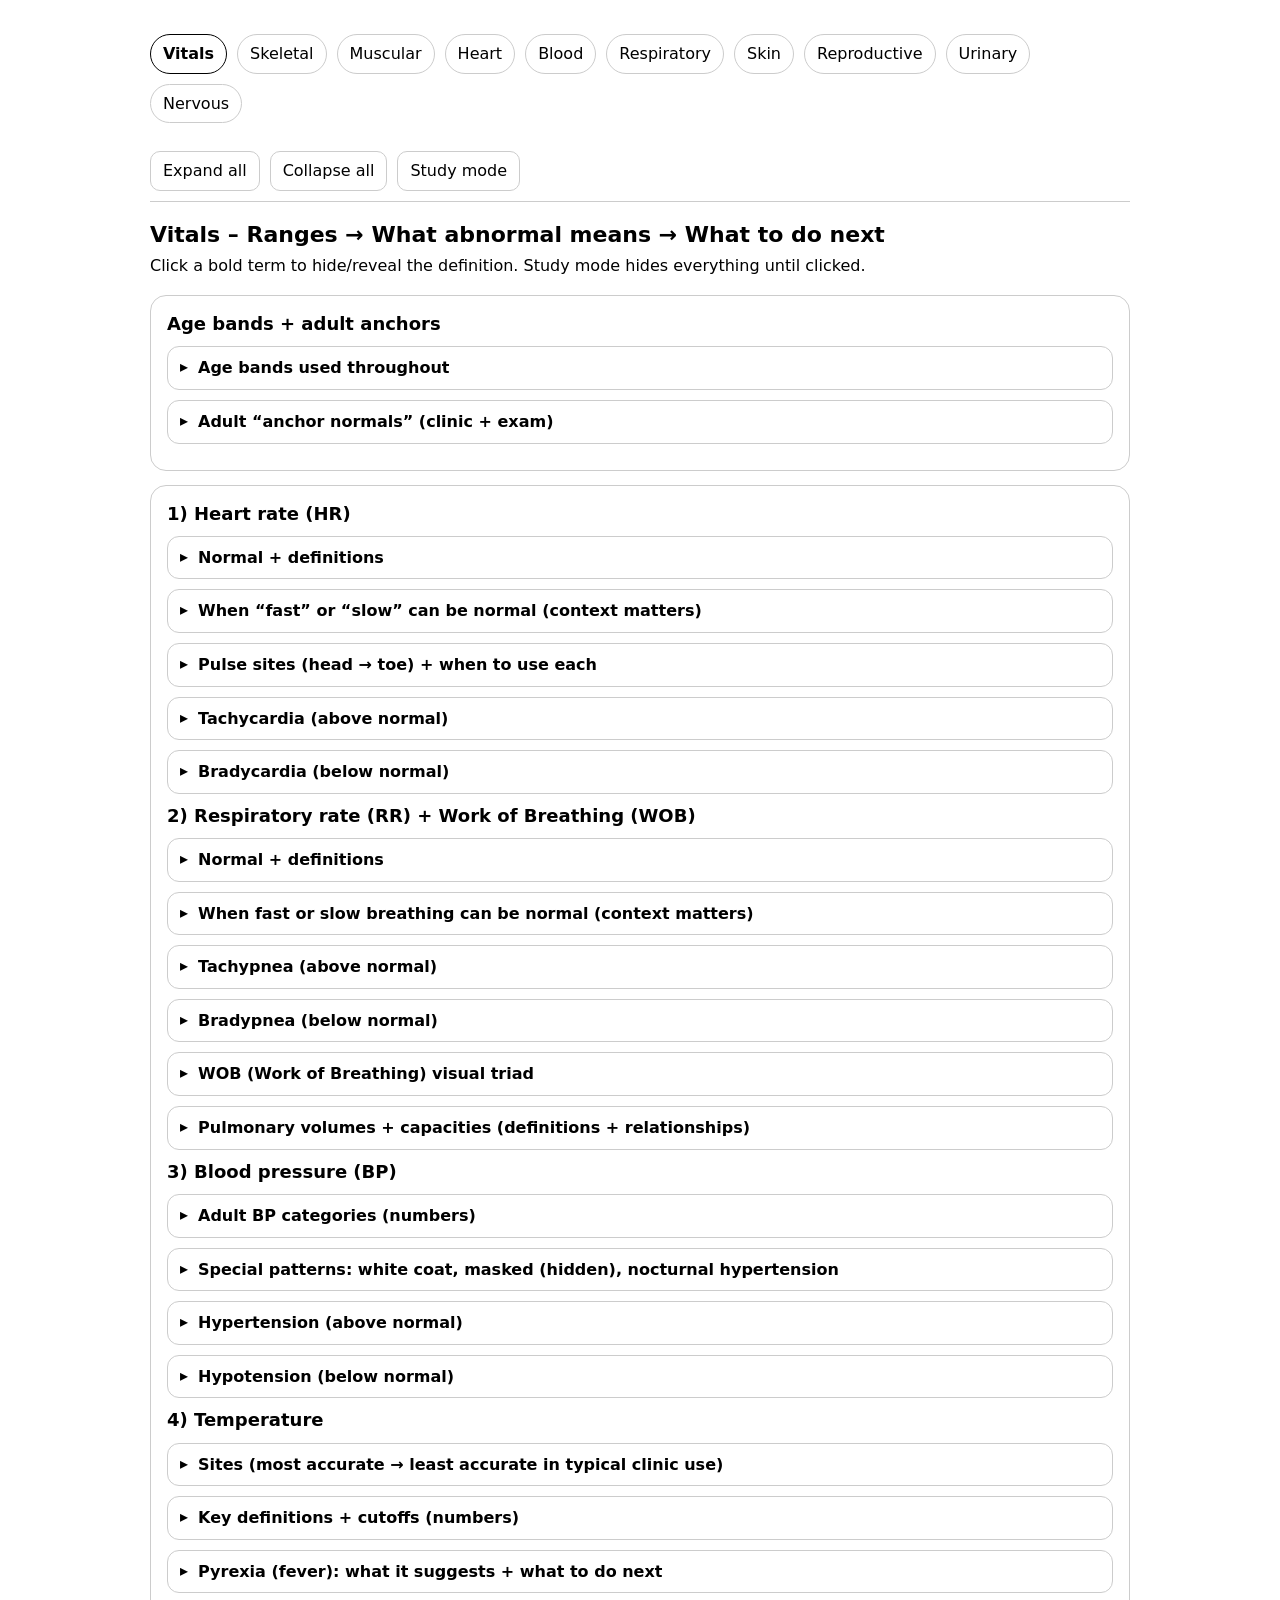
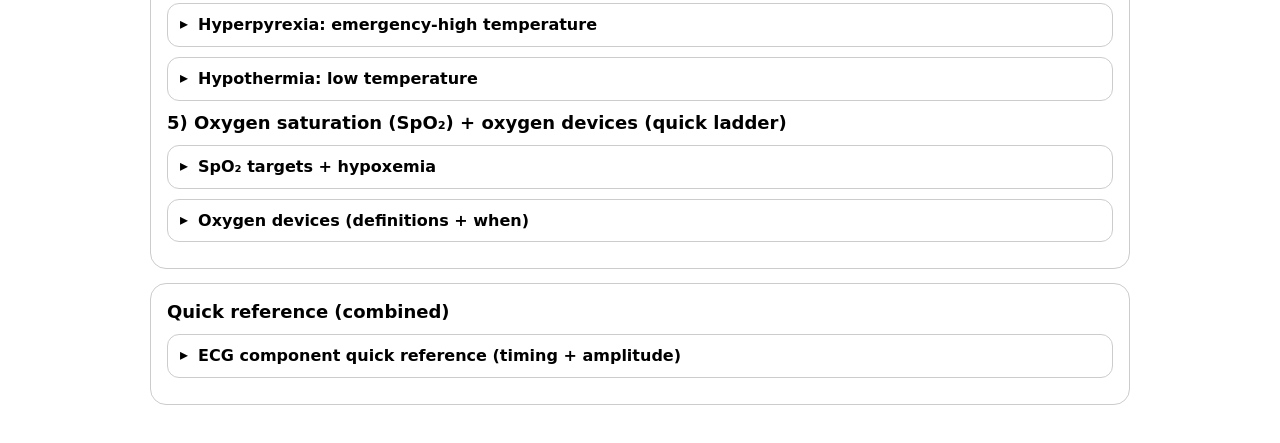
<file: index.html>
<!DOCTYPE html>

<html lang="en">
<head>
<meta charset="utf-8"/>
<meta content="width=device-width,initial-scale=1" name="viewport"/>
<title>Anatomy Notes – Vitals + Skeletal + Muscular + Heart + Blood + Respiratory + Skin + Reproductive + Urinary + Nervous</title>
<link href="assets/css/styles.css" rel="stylesheet"/>
<style>
    h3{ margin:0 0 8px 0; font-size:1rem; }
    p{ margin:0 0 10px 0; }
    .tight li{ margin:4px 0; }
    .plain-stack{ margin-top:8px; }
    .mini-meta{ color:var(--muted); margin-top:6px; font-size:0.95rem; }
    .pill{
      display:inline-block;
      border:1px solid var(--line);
      border-radius:999px;
      padding:2px 8px;
      font-size:0.8rem;
      margin:0 6px 6px 0;
    }
    .kv{
      display:grid;
      grid-template-columns:140px 1fr;
      gap:8px;
      align-items:start;
      margin:10px 0;
    }
    .kv .fc-term{ font-weight:700; }
    .kv .fc-def{ display:block; }
    .imgCard, .panel-figure{ margin:0.75rem 0 1rem 0; }
    .imgCard img, .panel-figure img{ width:100%; }
    .imgCap{ font-size:0.92rem; color:var(--muted); margin-top:0.35rem; }
    .miniTable{ font-size:0.92em; }

    .tabbar{
      position:sticky;
      top:0;
      z-index:1100;
      background:var(--bg);
      padding:10px 0 4px 0;
      border-bottom:0;
    }
    .tab-panel .toolbar{
      top:var(--tabbar-height, 56px);
    }
    .quickref-list,
    .quickref-list ul{
      list-style-type:disc;
      list-style-position:outside;
      margin:8px 0 0 22px;
      padding-left:0;
    }
    .quickref-list > li{
      margin:0 0 14px 0;
    }
    .quickref-list ul li{
      margin:4px 0;
    }
    .top-label{
      font-weight:700;
    }
    @media (max-width:640px){
      .kv{ grid-template-columns:112px 1fr; gap:6px; }
    }
  </style>
</head>
<body>
<div class="wrap">
<div aria-label="Notes tabs" class="tabbar" role="tablist">
<button class="active-tab" data-tab="vitals" role="tab" type="button">Vitals</button>
<button data-tab="skeletal" role="tab" type="button">Skeletal</button>
<button data-tab="muscular" role="tab" type="button">Muscular</button>
<button data-tab="heart" role="tab" type="button">Heart</button>
<button data-tab="blood" role="tab" type="button">Blood</button>
<button data-tab="respiratory" role="tab" type="button">Respiratory</button>
<button data-tab="skin" role="tab" type="button">Skin</button>
<button data-tab="reproductive" role="tab" type="button">Reproductive</button>
<button data-tab="urinary" role="tab" type="button">Urinary</button>
<button data-tab="nervous" role="tab" type="button">Nervous</button>
</div>
<div aria-label="Vitals notes" class="tab-panel active" id="panel-vitals" role="tabpanel">
<div class="toolbar">
<button onclick="toggleAll('vitals', true)" type="button">Expand all</button>
<button onclick="toggleAll('vitals', false)" type="button">Collapse all</button>
<button id="studyToggle-vitals" type="button">Study mode</button>
</div>
<h1>Vitals – Ranges → What abnormal means → What to do next</h1>
<div class="sub">Click a bold term to hide/reveal the definition. Study mode hides everything until clicked.</div>
<section>
<h2>Age bands + adult anchors</h2>
<details>
<summary>Age bands used throughout</summary>
<ul>
<li><b>Neonate</b>: 0–28 days</li>
<li><b>Infant</b>: 1–12 months</li>
<li><b>Toddler</b>: 1–2 years</li>
<li><b>Preschool</b>: 3–5 years</li>
<li><b>School-age</b>: 6–11 years</li>
<li><b>Adolescent</b>: 12–16 years</li>
<li><b>Adult</b>: 16–60 years</li>
<li><b>Older adult</b>: &gt;60 years</li>
</ul>
</details>
<details>
<summary>Adult “anchor normals” (clinic + exam)</summary>
<ul>
<li><b>Heart rate (HR)</b>: 60–100 / min</li>
<li><b>Respiratory rate (RR)</b>: 12–20 / min</li>
<li><b>Temperature (oral)</b>: ~37 °C / 98.6 °F</li>
<li><b>SpO₂</b>: typically ≥ 95% in healthy adults (targets can vary with disease)</li>
</ul>
<details>
<summary>Temperature site differences (quick)</summary>
<ul>
<li><b>Rectal</b>: ~0.4–0.5 °C higher (~0.7–0.9 °F higher)</li>
<li><b>Axillary</b>: ~1 °C lower (~1.8 °F lower) and slower to equilibrate</li>
<li><b>Tympanic/temporal</b>: approximates core if technique is correct</li>
</ul>
</details>
</details>
</section>
<section>
<h2>1) Heart rate (HR)</h2>
<details>
<summary>Normal + definitions</summary>
<ul>
<li><b>Normal HR</b>: varies by age band; adolescents/adults usually 60–100 / min at rest.</li>
<li><b>Tachycardia</b>: HR above normal for age.</li>
<li><b>Bradycardia</b>: HR below normal for age.</li>
</ul>
</details>
<details>
<summary>When “fast” or “slow” can be normal (context matters)</summary>
<ul>
<li><b>Physiologic tachycardia</b>: exercise, fever, pain, anxiety, dehydration, standing up quickly, pregnancy, stimulants (including caffeine).</li>
<li><b>Physiologic bradycardia</b>: sleep, high fitness baseline (athletes), strong resting vagal tone, relaxation/meditation.</li>
<li class="note"><b>Rule of thumb</b>: if the patient looks well and vitals normalize with rest, it often reflects context; if symptoms/red flags are present, treat it as abnormal until proven otherwise.</li>
</ul>
</details>
<details>
<summary>Pulse sites (head → toe) + when to use each</summary>
<ul>
<li><b>Temporal</b>: temple; useful in infants/children when radial is hard to find.</li>
<li><b>Carotid</b>: neck; reliable in low perfusion (use one side at a time).</li>
<li><b>Apical pulse</b>: auscultate at 5th ICS midclavicular line; best when rhythm is irregular or peripheral pulses are weak.</li>
<li><b>Brachial</b>: medial upper arm/antecubital; common for infant pulse and for BP cuff placement landmarking.</li>
<li><b>Radial</b>: thumb side of wrist; most common routine adult pulse.</li>
<li><b>Femoral</b>: groin; strong central pulse (shock/low perfusion assessment).</li>
<li><b>Popliteal</b>: behind knee; useful when assessing leg circulation.</li>
<li><b>Posterior tibial</b>: behind medial malleolus; lower-extremity perfusion checks.</li>
<li><b>Dorsalis pedis</b>: dorsum of foot; distal perfusion checks (may be absent in some healthy people).</li>
</ul>
</details>
<details>
<summary>Tachycardia (above normal)</summary>
<details>
<summary>Common causes</summary>
<ul>
<li><b>Pain</b>, <b>fever</b>, <b>anxiety</b></li>
<li><b>Dehydration / hypovolemia</b></li>
<li><b>Stimulants</b> (caffeine, certain meds)</li>
<li><b>Anemia</b></li>
<li><b>Thyroid excess</b></li>
</ul>
</details>
<details>
<summary>Red flags</summary>
<ul>
<li><b>Chest pain (angina)</b>: ischemic chest discomfort from reduced coronary blood flow.</li>
<li><b>Shortness of breath</b></li>
<li><b>Altered mental status</b> (confusion, lethargy)</li>
<li><b>Hypotension</b></li>
<li><b>SpO₂</b> low (especially &lt;92–94%)</li>
<li><b>Palpitations that won’t stop</b></li>
</ul>
</details>
<details>
<summary>Do next (practical)</summary>
<ul>
<li><b>Recheck</b> after a short rest; verify technique.</li>
<li><b>Position</b> comfortably; cool/quiet room.</li>
<li><b>Hydrate</b> if appropriate (and not NPO).</li>
<li><b>Check SpO₂</b>; apply oxygen per protocol if hypoxic; escalate if red flags.</li>
</ul>
</details>
</details>
<details>
<summary>Bradycardia (below normal)</summary>
<details>
<summary>Common causes</summary>
<ul>
<li><b>High fitness baseline</b></li>
<li><b>Sleep</b> (physiologic bradycardia)</li>
<li><b>Vagal response</b> (vomiting, pain)</li>
<li><b>Medications</b> (e.g., β-blockers)</li>
<li><b>Hypoxia</b>, <b>hypothermia</b></li>
</ul>
</details>
<details>
<summary>Red flags</summary>
<ul>
<li><b>Dizziness / syncope</b></li>
<li><b>Altered mental status</b></li>
<li><b>Hypotension</b></li>
<li><b>Chest pain (angina)</b>: ischemic chest discomfort from reduced coronary blood flow.</li>
<li><b>Very slow pulse</b></li>
</ul>
</details>
<details>
<summary>Do next (practical)</summary>
<ul>
<li><b>Supine</b> (lay flat) if symptomatic; warm if cold.</li>
<li><b>Check BP + SpO₂</b>; apply oxygen per protocol if hypoxic.</li>
<li><b>Escalate</b> if red flags present.</li>
</ul>
</details>
</details>
<h2>2) Respiratory rate (RR) + Work of Breathing (WOB)</h2>
<details>
<summary>Normal + definitions</summary>
<ul>
<li><b>Normal RR</b>: varies by age; adults usually 12–20 / min at rest.</li>
<li><b>Tachypnea</b>: RR above normal for age.</li>
<li><b>Bradypnea</b>: RR below normal for age.</li>
</ul>
</details>
<details>
<summary>When fast or slow breathing can be normal (context matters)</summary>
<ul>
<li><b>Physiologic tachypnea</b>: exercise, fever, anxiety/panic, pain, high altitude.</li>
<li><b>Physiologic bradypnea</b>: sleep (especially deep sleep), high fitness baseline at rest.</li>
<li class="note"><b>Key idea</b>: WOB (effort) and SpO₂ often matter more than the number alone.</li>
</ul>
</details>
<details>
<summary>Tachypnea (above normal)</summary>
<details>
<summary>Common causes</summary>
<ul>
<li><b>Hypoxemia</b></li>
<li><b>Acidosis</b>: metabolic (↓HCO₃⁻) or respiratory (↑PaCO₂)</li>
<li><b>Fever</b>, <b>pain/anxiety</b></li>
<li><b>Asthma/COPD</b></li>
<li><b>PE</b> (pulmonary embolism)</li>
</ul>
</details>
<details>
<summary>Red flags</summary>
<ul>
<li><b>SpO₂</b> &lt; 92%</li>
<li><b>Retractions</b>, <b>nasal flaring</b>, <b>cyanosis</b></li>
<li><b>“Silent chest”</b> (severe obstruction)</li>
<li><b>Altered mental status</b></li>
</ul>
</details>
<details>
<summary>Do next (practical)</summary>
<ul>
<li><b>Position upright</b>; loosen tight clothing.</li>
<li><b>Coach slow breathing</b> if anxiety-driven.</li>
<li><b>Suction</b> if trained and policy allows (copious secretions).</li>
<li><b>O₂</b> per device ladder/standing order; <b>recheck</b> in 2–3 minutes; escalate for red flags.</li>
</ul>
</details>
</details>
<details>
<summary>Bradypnea (below normal)</summary>
<details>
<summary>Common causes</summary>
<ul>
<li><b>Opioids/sedatives</b></li>
<li><b>Head injury</b></li>
<li><b>Severe hypothyroid</b></li>
<li><b>Hypothermia</b></li>
</ul>
</details>
<details>
<summary>Red flags</summary>
<ul>
<li><b>Slow + shallow breathing</b></li>
<li><b>Somnolence</b> (hypercapnia = high CO₂)</li>
<li><b>SpO₂</b> dropping</li>
</ul>
</details>
<details>
<summary>Do next (practical)</summary>
<ul>
<li><b>Stimulate</b>; reposition airway; apply <b>O₂</b> per protocol.</li>
<li><b>Escalate</b> promptly if ventilation is inadequate.</li>
</ul>
</details>
</details>
<details>
<summary>WOB (Work of Breathing) visual triad</summary>
<ol>
<li><b>Accessory muscle use</b>: SCM/scalenes/intercostals firing = extra effort.</li>
<li><b>Retractions</b>: inward skin pull (intercostal, suprasternal, subcostal) from strong negative pressure.</li>
<li><b>Nasal flaring</b>: nares widen to reduce airway resistance (common in infants/children).</li>
</ol>
<div class="note"><b>Meaning</b>: increased effort → fatigue risk → escalate early if worsening.</div>
</details>
<details>
<summary>Pulmonary volumes + capacities (definitions + relationships)</summary>
<ul>
<li><b>Tidal volume (TV)</b>: air moved in a normal quiet breath.</li>
<li><b>Inspiratory reserve volume (IRV)</b>: extra air you can inhale after a normal inspiration.</li>
<li><b>Expiratory reserve volume (ERV)</b>: extra air you can exhale after a normal expiration.</li>
<li><b>Residual volume (RV)</b>: air left after maximal exhalation (prevents alveolar collapse).</li>
<li><b>Inspiratory capacity (IC)</b>: maximal inhale after a normal exhale = <b>TV + IRV</b>.</li>
<li><b>Functional residual capacity (FRC)</b>: air left after a normal exhale = <b>ERV + RV</b>.</li>
<li><b>Vital capacity (VC)</b>: maximal exhale after maximal inhale = <b>IRV + TV + ERV</b>.</li>
<li><b>Total lung capacity (TLC)</b>: total air in lungs after maximal inhale = <b>VC + RV</b>.</li>
<li><b>Minute ventilation (V̇E)</b>: air moved per minute = <b>RR × TV</b>.</li>
<li><b>Alveolar ventilation (V̇A)</b>: fresh air reaching gas exchange = <b>RR × (TV − dead space)</b>.</li>
<li><b>Capacity relationships (rebuild the chart)</b>:
          <ul>
<li><b>IC = TV + IRV</b></li>
<li><b>FRC = ERV + RV</b></li>
<li><b>VC = TV + IRV + ERV</b></li>
<li><b>TLC = TV + IRV + ERV + RV</b></li>
</ul>
</li>
</ul>
</details>
<h2>3) Blood pressure (BP)</h2>
<details><summary>Adult BP categories (numbers)</summary><div class="note">Use office policy if it differs. Numbers below are the common adult clinic categories.</div><ul><li><b>Normal</b>: systolic &lt;120 and diastolic &lt;80.</li><li><b>Elevated</b>: systolic 120–129 and diastolic &lt;80.</li><li><b>Hypertension (Stage 1)</b>: systolic 130–139 or diastolic 80–89.</li><li><b>Hypertension (Stage 2)</b>: systolic ≥140 or diastolic ≥90.</li><li><b>Hypertensive crisis</b>: systolic ≥180 and/or diastolic ≥120.</li><li><b>Reading rule</b>: if systolic and diastolic fall in different categories, use the higher category.</li></ul></details>
<details>
<summary>Special patterns: white coat, masked (hidden), nocturnal hypertension</summary>
<ul>
<li><b>White coat hypertension</b>: clinic BP <b>≥140/90</b> with normal home/ambulatory readings (commonly <b>daytime &lt;135/85</b>). Often due to conditioned anxiety in medical settings.</li>
<li><b>Masked (hidden) hypertension</b>: clinic BP <b>&lt;140/90</b> but elevated home/ambulatory BP (commonly <b>daytime ≥135/85</b>). Higher risk because it is missed without out‑of‑office readings.</li>
<li><b>Nocturnal hypertension</b>: abnormal nighttime BP pattern. Normally BP “dips” during sleep.
          <ul>
<li><b>Non‑dipping</b>: nighttime fall <b>&lt;10%</b> of daytime BP</li>
<li><b>Rising</b>: nighttime BP increases instead of falling</li>
<li><b>Extreme dipping</b>: nighttime fall <b>&gt;20%</b> of daytime BP</li>
</ul>
          Identified with <b>24‑hour ambulatory BP monitoring</b>.
        </li>
</ul>
</details>
<details>
<summary>Hypertension (above normal)</summary>
<details>
<summary>Common causes</summary>
<ul>
<li><b>Pain/anxiety</b>, <b>caffeine/stimulants</b></li>
<li><b>Renal/endocrine disease</b></li>
<li><b>Chronic hypertension</b></li>
</ul>
</details>
<details>
<summary>Red flags</summary>
<ul>
<li>Very high BP with <b>chest pain (angina)</b>: ischemic chest discomfort from reduced coronary blood flow (can precede ACS/MI).</li>
<li><b>Headache/neurologic deficit</b> (possible stroke)</li>
<li><b>Shortness of breath</b> (possible pulmonary edema)</li>
<li><b>Confusion</b>, <b>vision changes</b>, or <b>seizure</b> with severe hypertension</li>
</ul>
</details>
<details>
<summary>Do next (practical)</summary>
<ul>
<li><b>Repeat</b> after 5–10 minutes rest using correct technique (correct cuff size, feet flat, arm at heart level).</li>
<li><b>Remove stimulants</b> (caffeine/nicotine) if recent; minimize talking.</li>
<li><b>Report</b> immediately if red flags or crisis range; otherwise document and follow office instructions.</li>
</ul>
</details>
</details>
<details>
<summary>Hypotension (below normal)</summary>
<ul>
<li><b>Common adult threshold</b>: systolic &lt; 90 mmHg (context matters; baseline and symptoms are key).</li>
<li><b>Why</b>: dehydration, bleeding, medications, MI, arrhythmia, sepsis.</li>
<li><b>Red flags</b>: dizziness/weakness, altered mental status, cold/clammy skin, <b>MAP</b> &lt; 65 (if available).</li>
<li><b>Do next</b>: lay supine, elevate legs if tolerated, check glucose per protocol, give O₂ if hypoxic, escalate per office/EMS.</li>
</ul>
</details>
<h2>4) Temperature</h2>
<details>
<summary>Sites (most accurate → least accurate in typical clinic use)</summary>
<ol>
<li><b>Rectal</b>: best “core” estimate; higher than oral by ~0.4–0.5 °C (0.7–0.9 °F).</li>
<li><b>Tympanic</b>: approximates core if technique is correct (aim at tympanic membrane).</li>
<li><b>Oral</b>: good standard if patient can close mouth and hasn’t had hot/cold liquids recently.</li>
<li><b>Temporal</b>: quick screening; technique-dependent.</li>
<li><b>Axillary</b>: slowest and often lowest; least accurate for decision-making.</li>
</ol>
</details>
<details>
<summary>Key definitions + cutoffs (numbers)</summary>
<ul>
<li><b>Normothermia</b>: ~36.5–37.5 °C (97.7–99.5 °F) depending on site/time of day.</li>
<li><b>Pyrexia (fever)</b>: ≥ 38.0 °C (100.4 °F).</li>
<li><b>Hyperpyrexia</b>: ≥ 41.1 °C (≈106.0 °F) (dangerously high; treat as emergency).</li>
<li><b>Hypothermia</b>: &lt; 35.0 °C (95.0 °F).</li>
<li class="note"><b>Fever vs hyperthermia</b>: fever = set-point reset; hyperthermia = failed heat loss (heat illness) without set-point reset.</li>
</ul>
</details>
<details>
<summary>Pyrexia (fever): what it suggests + what to do next</summary>
<details>
<summary>Common causes</summary>
<ul>
<li><b>Infection/inflammation</b> (most common)</li>
<li><b>Medication reaction</b> (less common; think timing + new meds)</li>
<li><b>Heat illness</b> if hot environment/exertion (more consistent with hyperthermia)</li>
</ul>
</details>
<details>
<summary>Red flags (escalate)</summary>
<ul>
<li><b>Infant &lt; 3 months</b> with ≥ 38.0 °C (100.4 °F)</li>
<li>Persistent very high temp (e.g., ≥ 40.5 °C / 104.9 °F) or toxic appearance</li>
<li><b>Stiff neck</b>, <b>petechiae</b>, <b>altered mental status</b>, seizure</li>
<li>Immunocompromised, or signs of dehydration (poor intake, low urine output)</li>
</ul>
</details>
<details>
<summary>Do next (MA practical)</summary>
<ul>
<li><b>Recheck</b> with correct technique/site; document site used.</li>
<li><b>Support</b>: fluids if appropriate, light clothing, comfort measures.</li>
<li><b>Antipyretic</b> only if ordered/policy allows; avoid overdosing/duplication.</li>
<li><b>Notify provider</b> for red flags or if fever is persistent/worsening.</li>
</ul>
</details>
</details>
<details>
<summary>Hyperpyrexia: emergency-high temperature</summary>
<ul>
<li><b>Definition</b>: ≥ 41.1 °C (≈106 °F).</li>
<li><b>Why it matters</b>: risk of CNS dysfunction, seizures, dehydration, organ stress.</li>
<li><b>Do next</b>: initiate <b>active cooling</b> per protocol (remove excess clothing, cool environment, cool packs where appropriate), check vitals/mental status frequently, and <b>escalate immediately</b> (provider/EMS per setting).</li>
</ul>
</details>
<details>
<summary>Hypothermia: low temperature</summary>
<details>
<summary>Definition + common causes</summary>
<ul>
<li><b>Definition</b>: &lt; 35.0 °C (95.0 °F).</li>
<li><b>Why</b>: exposure, sepsis, endocrine failure, medications/sedatives, intoxication.</li>
</ul>
</details>
<details>
<summary>Do next (MA practical)</summary>
<ul>
<li><b>Confirm</b> with appropriate site (rectal preferred for core) and correct technique.</li>
<li><b>Warm</b>: remove wet clothing, warm blankets, warm environment; avoid rapid aggressive external heat directly on skin.</li>
<li><b>Monitor</b>: check glucose per protocol; watch for altered mental status and arrhythmia risk in significant hypothermia.</li>
<li><b>Escalate</b>: notify provider; call EMS if severe, altered, or very low temperature.</li>
</ul>
</details>
</details>
<h2>5) Oxygen saturation (SpO₂) + oxygen devices (quick ladder)</h2>
<details>
<summary>SpO₂ targets + hypoxemia</summary>
<ul>
<li><b>Typical target</b>: ≥ 95% in healthy adults (may be lower targets in select conditions per orders).</li>
<li><b>Hypoxemia</b>: SpO₂ below target (low O₂ in arterial blood).</li>
</ul>
<details>
<summary>Common causes of low SpO₂</summary>
<ul>
<li><b>V/Q mismatch</b> (asthma, pneumonia)</li>
<li><b>Hypoventilation</b> (opioids)</li>
<li><b>PE</b>, <b>shunt</b>, <b>low FiO₂</b></li>
</ul>
</details>
<details>
<summary>Do next (practical)</summary>
<ul>
<li><b>Reposition airway</b>; verify probe (warm finger, remove polish, minimize motion, try ear/forehead).</li>
<li><b>Device fit</b>: coach seal &amp; fit; reassess in a few minutes after changes.</li>
<li><b>Escalate</b> if not improving or if red flags (AMS, severe WOB, persistent low SpO₂).</li>
</ul>
</details>
</details>
<details>
<summary>Oxygen devices (definitions + when)</summary>
<details>
<summary>Blow-by (infants/toddlers)</summary>
<ul>
<li><b>Definition</b>: Oxygen held near the face for mask-intolerant kids; low/variable FiO₂; temporary bridge.</li>
<li><b>Use for</b>: mild hypoxemia while positioning/suctioning.</li>
</ul>
</details>
<details>
<summary>Nasal cannula (NC)</summary>
<ul>
<li><b>Adults</b>: ~1–6 L/min (often start 1–2).</li>
<li><b>Definition</b>: comfortable low-to-moderate FiO₂ delivery.</li>
</ul>
</details>
<details>
<summary>Simple face mask</summary>
<ul>
<li><b>Flow</b>: 6–10 L/min (keep ≥ 6 to reduce CO₂ rebreathing).</li>
<li><b>Use for</b>: step-up when more FiO₂ is needed and ventilation is adequate.</li>
</ul>
</details>
<details>
<summary>NRB (non-rebreather)</summary>
<ul>
<li><b>Flow</b>: 10–15 L/min with reservoir bag inflated.</li>
<li><b>Use for</b>: moderate–severe hypoxemia while arranging next steps.</li>
</ul>
</details>
<details>
<summary>Venturi mask (adults)</summary>
<ul>
<li><b>Definition</b>: adapter delivers a fixed, precise FiO₂ (useful when exact titration is needed).</li>
</ul>
</details>
<details>
<summary>HFNC / CPAP / BiPAP / BVM (orientation)</summary>
<ul>
<li><b>HFNC</b>: high-flow heated humidified O₂; can add some PEEP; requires facility protocol/equipment.</li>
<li><b>CPAP/BiPAP</b>: non-invasive positive pressure; provider-directed; patient must protect airway.</li>
<li><b>BVM</b>: bag-valve-mask for inadequate ventilation; requires good seal and visible chest rise.</li>
</ul>
</details>
<p class="note"><b>Fast ladder</b>: position/coaching → blow-by (infants) → NC → simple mask → NRB or Venturi (precise) → HFNC (policy) → CPAP/BiPAP (provider) → BVM if ventilation inadequate.</p>
</details>
</section>
<section>
<h2>Quick reference (combined)</h2>
<details>
<summary>ECG component quick reference (timing + amplitude)</summary>
<ul class="quickref-list">
<li><span class="top-label">P wave:</span>
  <ul>
    <li><b>Duration</b>: 0.08–0.10 s (about 2–2.5 boxes)</li>
    <li><b>Amplitude</b>: &lt; 2.5 mm (less than 2.5 boxes)</li>
  </ul>
</li>
<li><span class="top-label">PR interval:</span>
  <ul>
    <li><b>Duration</b>: 0.12–0.20 s (about 3–5 boxes)</li>
    <li><b>Amplitude</b>: not measured as a wave amplitude</li>
  </ul>
</li>
<li><span class="top-label">QRS complex:</span>
  <ul>
    <li><b>Duration</b>: 0.06–0.10 s (about 1.5–2.5 boxes)</li>
    <li><b>Amplitude</b>: about 5–30 mm (about 5–30 boxes)</li>
  </ul>
</li>
<li><span class="top-label">QT interval:</span>
  <ul>
    <li><b>Duration</b>: usually less than about 0.44–0.46 s (up to about 11 boxes)</li>
    <li><b>Amplitude</b>: not measured as a wave amplitude</li>
  </ul>
</li>
<li><span class="top-label">T wave:</span>
  <ul>
    <li><b>Duration</b>: no single quick-reference duration value emphasized here</li>
    <li><b>Amplitude</b>: less than 5 mm in limb leads; less than 10 mm in precordial leads</li>
  </ul>
</li>
<li><span class="top-label">ST segment:</span>
  <ul>
    <li><b>Duration</b>: 0.08–0.12 s (about 2–3 boxes)</li>
    <li><b>Amplitude</b>: normally isoelectric, usually within about 1–2 boxes of baseline</li>
  </ul>
</li>
<li><span class="top-label">U wave:</span>
  <ul>
    <li><b>Duration</b>: often not used as a routine quick-reference number</li>
    <li><b>Amplitude</b>: less than 1.5 mm (less than 1.5 boxes)</li>
  </ul>
</li>
</ul>
</details>
</section>
</div>
<div aria-label="Skeletal notes" class="tab-panel" id="panel-skeletal" role="tabpanel">
<div class="toolbar">
<button onclick="toggleAll('skeletal', true)" type="button">Expand all</button>
<button onclick="toggleAll('skeletal', false)" type="button">Collapse all</button>
<button id="studyToggle-skeletal" type="button">Study mode</button>
</div>
<h1>Skeletal System – Adult Bone Types + Bone Pathology</h1>
<!-- ========================= -->
<!-- 1) ADULT SKELETON BY TYPE -->
<!-- ========================= -->
<section>
<h2>Adult skeleton reorganized by bone type (the “206-by-shape” map)</h2>
<details>
<summary>1) Long bones (90 total)</summary>
<details>
<summary>Upper limb + girdle</summary>
<ul>
<li>Clavicle (2)</li>
<li>Humerus (2)</li>
<li>Radius (2)</li>
<li>Ulna (2)</li>
<li>Metacarpals I–V (10 total)</li>
<li>Hand phalanges (28 total)
            <ul>
<li>Proximal (10)</li>
<li>Middle (8)</li>
<li>Distal (10)</li>
</ul>
</li>
</ul>
</details>
<details>
<summary>Lower limb</summary>
<ul>
<li>Femur (2)</li>
<li>Tibia (2)</li>
<li>Fibula (2)</li>
<li>Metatarsals I–V (10 total)</li>
<li>Foot phalanges (28 total)
            <ul>
<li>Proximal (10)</li>
<li>Middle (8)</li>
<li>Distal (10)</li>
</ul>
</li>
</ul>
</details>
<p class="note">Learning hook: long bones = leverage + locomotion + big marrow spaces.</p>
</details>
<details>
<summary>2) Short bones (28 total)</summary>
<details>
<summary>Carpals (14 total, excluding pisiform—see sesamoid)</summary>
<ul>
<li>Scaphoid (2)</li>
<li>Lunate (2)</li>
<li>Triquetrum (2)</li>
<li>Trapezium (2)</li>
<li>Trapezoid (2)</li>
<li>Capitate (2)</li>
<li>Hamate (2)</li>
</ul>
</details>
<details>
<summary>Tarsals (14 total)</summary>
<ul>
<li>Calcaneus (2)</li>
<li>Talus (2)</li>
<li>Navicular (2)</li>
<li>Cuboid (2)</li>
<li>Medial cuneiform (2)</li>
<li>Intermediate cuneiform (2)</li>
<li>Lateral cuneiform (2)</li>
</ul>
</details>
<p class="note">Learning hook: short bones = stability + shock distribution + controlled glide.</p>
</details>
<details>
<summary>3) Flat bones (38 total)</summary>
<details>
<summary>Thorax</summary>
<ul>
<li>Ribs (24) (12 pairs)</li>
<li>Sternum (1)</li>
</ul>
</details>
<details>
<summary>Shoulder</summary>
<ul>
<li>Scapulae (2)</li>
</ul>
</details>
<details>
<summary>Skull (plate-like protection bones)</summary>
<ul>
<li>Frontal (1)</li>
<li>Parietal (2)</li>
<li>Occipital (1)</li>
<li>Temporal (2)</li>
<li>Nasal (2)</li>
<li>Lacrimal (2)</li>
<li>Vomer (1)</li>
</ul>
</details>
<p class="note">Learning hook: flat bones = protection + broad muscle attachment + marrow “real estate.”</p>
</details>
<details>
<summary>4) Irregular bones (46 total)</summary>
<details>
<summary>Vertebral column</summary>
<ul>
<li>C1–C7 (7)</li>
<li>T1–T12 (12)</li>
<li>L1–L5 (5)</li>
<li>Sacrum (5 Fused)</li>
<li>Coccyx (4 Fused)</li>
</ul>
</details>
<details>
<summary>Pelvis</summary>
<ul>
<li>Hip bones / os coxae (2) <span class="tag">fused compound bones</span></li>
</ul>
</details>
<details>
<summary>Skull (complex base + face shapes)</summary>
<ul>
<li>Sphenoid (1)</li>
<li>Ethmoid (1)</li>
<li>Maxillae (2)</li>
<li>Mandible (1)</li>
<li>Zygomatic (2)</li>
<li>Palatine (2)</li>
<li>Inferior nasal conchae (2)</li>
</ul>
</details>
<details>
<summary>Other</summary>
<ul>
<li>Hyoid (1)</li>
</ul>
</details>
<details>
<summary>Auditory ossicles (middle ear)</summary>
<ul>
<li>Malleus (2)</li>
<li>Incus (2)</li>
<li>Stapes (2)</li>
</ul>
</details>
<p class="note">Learning hook: irregular bones = “custom parts” (spine, skull base, face, pelvis).</p>
</details>
<details>
<summary>5) Sesamoid bones</summary>
<details>
<summary>Standard sesamoids included in the classic 206 count (4 total)</summary>
<ul>
<li>Patellae (2)</li>
<li>Pisiform (2) <span class="tag">embedded in tendon</span></li>
</ul>
</details>
<details>
<summary>Common accessory sesamoids (often present; not always counted)</summary>
<ul>
<li>Hallux sesamoids (typically 2 under the 1st metatarsal head)</li>
<li>Thumb sesamoids (often near the MCP region)</li>
</ul>
</details>
<p class="note">Learning hook: sesamoids = tendon “pulley stones” → improve leverage, reduce friction.</p>
</details>
<details>
<summary>6) Sutural (wormian) bones <span class="tag">variable/accessory</span></summary>
<ul>
<li>Small extra bones that can occur within cranial sutures (number/location vary)</li>
</ul>
</details>
</section>
<!-- ========================= -->
<!-- 2) BONE PATHOLOGY -->
<!-- ========================= -->
<section>
<h2>Bone pathology (Definitions with micro → macro logic)</h2>
<p class="note" id="pathNote">Tip: click the condition name to hide/reveal the definition (quick recall drills).</p>
<details>
<summary>A) Remodeling / density problems (chronic “renovation imbalance”)</summary>
<ul>
<li><b>Osteopenia</b>: Lower-than-normal bone mineral density (BMD) that isn’t severe enough to be osteoporosis; reflects <b>net remodeling deficit</b> (resorption &gt; formation) and increases fracture risk over time.</li>
<li><b>Osteoporosis</b>: Decreased bone mass + weaker micro-architecture (thin trabeculae, porous cortex) from <b>chronic resorption outpacing formation</b>, leading to fragility fractures (hip, vertebrae, wrist are common).</li>
<li><b>Paget disease of bone (osteitis deformans)</b>: Disordered high-turnover remodeling—bone is broken down and rebuilt too fast, producing structurally abnormal, enlarged, weaker bone (pain, deformity, fracture risk).</li>
</ul>
</details>
<details>
<summary>B) Mineralization problems (the “soft bone” family)</summary>
<ul>
<li><b>Osteomalacia (adults)</b>: Poor mineralization of osteoid → bones become softer, causing bone pain and increased fracture risk (often linked to vitamin D/calcium/phosphate problems).</li>
<li><b>Rickets (children)</b>: Pediatric osteomalacia affecting growing bones/growth plates, leading to impaired endochondral mineralization and skeletal deformities.</li>
</ul>
</details>
<details>
<summary>C) Blood supply failure (acute or chronic “no fuel, no bone”)</summary>
<ul>
<li><b>Osteonecrosis / Avascular necrosis (AVN)</b>: Bone tissue death from reduced blood flow → structural collapse risk (commonly femoral head). Micro: osteocytes die; macro: subchondral bone weakens and can collapse.</li>
<li><b>Bone infarct</b>: Ischemic necrosis within bone (same concept; location emphasis).</li>
</ul>
</details>
<details>
<summary>D) Infection/inflammation (bone as a battleground)</summary>
<ul>
<li><b>Osteomyelitis</b>: Infection of bone causing inflammatory destruction—swelling/pressure can reduce blood flow, and inflammatory signaling ramps osteoclast activity → bone breakdown; possible abscess/sequestrum (clinically: pain; fever may/may not be present; inflammatory markers often elevated).</li>
</ul>
</details>
<details>
<summary>E) Mechanical failure (acute injury patterns)</summary>
<ul>
<li><b>Fracture</b>: Break in bone continuity when load exceeds bone strength (strength depends on mineralization + density + micro-architecture + direction of force).</li>
</ul>
<details>
<summary>Fracture patterns (click to expand)</summary>
<ul>
<li><b>Open (compound)</b>: Communicates with outside → higher infection risk.</li>
<li><b>Closed (simple)</b>: Skin intact.</li>
<li><b>Comminuted</b>: Multiple fragments (often high-energy trauma; harder stabilization).</li>
<li><b>Spiral</b>: Twisting force.</li>
<li><b>Transverse / Oblique</b>: Straight-across / angled break from bending/compression.</li>
<li><b>Compression</b>: Vertebral bodies commonly (often fragility-related).</li>
<li><b>Impacted</b>: Ends driven into each other.</li>
<li><b>Greenstick (kids)</b>: Incomplete bend/break (bone more flexible).</li>
<li><b>Stress fracture</b>: Microfractures from repetitive loading &gt; repair capacity (common tibia/metatarsals).</li>
<li><b>Pathologic fracture</b>: Minimal trauma due to underlying weakness (osteoporosis, tumor, infection, etc.).</li>
</ul>
</details>
<p class="note">Micro → macro idea: repeated microcracks + inadequate repair = stress fracture; low density/poor architecture = fragility fracture; altered matrix = pathologic fracture.</p>
</details>
<details>
<summary>F) Genetic/primary structural defects (built wrong from the start)</summary>
<ul>
<li><b>Osteogenesis imperfecta</b>: Inherited disorder (classically collagen-related) leading to brittle bone—matrix is structurally weak, so fractures occur with low trauma.</li>
</ul>
</details>
<details>
<summary>G) Tumor/Marrow-driven bone destruction</summary>
<ul>
<li><b>Osteosarcoma</b>: Malignant bone-forming tumor; causes local bone destruction and pain, may present with swelling/mass.</li>
<li><b>Multiple myeloma (bone involvement)</b>: Marrow plasma cell cancer causing lytic bone lesions via signaling that increases osteoclast activity → bone pain, fractures.</li>
<li><b>Bone metastasis</b>: Cancer spread to bone causing weakening (lytic) or abnormal hardening (blastic) depending on tumor type; increases fracture risk and pain.</li>
</ul>
</details>
</section>
</div>
<div aria-label="Muscular notes" class="tab-panel" id="panel-muscular" role="tabpanel">
<div class="toolbar">
<button onclick="toggleAll('muscular', true)" type="button">Expand all</button>
<button onclick="toggleAll('muscular', false)" type="button">Collapse all</button>
<button id="studyToggle-muscular" type="button">Study mode</button>
</div>
<h1>Muscular System – Regional Map + Pathology</h1>
<section id="skeletalMap">
<h2>Skeletal muscle map (region → compartment → action)</h2>
<p class="note">This is a motion-first view (useful for exams). Click any motion label to hide/reveal the prime movers.</p>
<details>
<summary>Neck / Head</summary>
<ul>
<li><b>Neck flexion</b>: Bring chin to rest on chest.
  <ul>
<li>Sternocleidomastoid, Anterior scalene, Longus capitis, Longus colli.</li>
</ul>
</li>
<li><b>Neck extension</b>: Return head to erect position.
  <ul>
<li>Superior trapezius, Splenius capitis/cervicis, Semispinalis capitis/cervicis, Longissimus capitis/cervicis, Interspinales cervicis.</li>
</ul>
</li>
<li><b>Neck lateral flexion</b>: Tilt head as far as possible toward each shoulder.
  <ul>
<li>Scalenes, Sternocleidomastoid (ipsilateral), Splenius, Longissimus, Levator scapulae (assist).</li>
</ul>
</li>
<li><b>Neck rotation</b>: Turn head left/right as far as possible.
  <ul>
<li>Sternocleidomastoid (contralateral), Splenius (ipsilateral), Multifidus/rotatores (segmental).</li>
</ul>
</li>
</ul>
</details>
<details>
<summary>Shoulder (glenohumeral)</summary>
<ul>
<li><b>Flexion</b>: Raise arm from side position forward to position above head.
  <ul>
<li>Anterior deltoid, Pectoralis major (clavicular), Biceps brachii, Coracobrachialis.</li>
</ul>
</li>
<li><b>Extension</b>: Return arm to position at side of body.
  <ul>
<li>Posterior deltoid, Latissimus dorsi, Teres major, Triceps brachii (long head).</li>
</ul>
</li>
<li><b>Abduction</b>: Raise arm from side to position above head with palm away from head.
  <ul>
<li>Deltoid, Supraspinatus.</li>
</ul>
</li>
<li><b>Adduction</b>: Lower arm sideways and across body as far as possible.
  <ul>
<li>Latissimus dorsi, Teres major, Pectoralis major, Coracobrachialis, Triceps (long head).</li>
</ul>
</li>
<li><b>Medial rotation</b>: With elbow flexed, rotate arm so the thumb turns inward and toward the back.
  <ul>
<li>Subscapularis, Pectoralis major, Latissimus dorsi, Teres major, Anterior deltoid.</li>
</ul>
</li>
<li><b>Lateral rotation</b>: With elbow flexed, rotate arm so the thumb turns upward and even with the head.
  <ul>
<li>Infraspinatus, Teres minor, Posterior deltoid.</li>
</ul>
</li>
</ul>
</details>
<details>
<summary>Elbow / Forearm / Wrist</summary>
<ul>
<li><b>Elbow flexion</b>: Bend elbow so lower arm moves toward shoulder and hand is level with shoulder.
  <ul>
<li>Biceps brachii, Brachialis, Brachioradialis.</li>
</ul>
</li>
<li><b>Elbow extension</b>: Straighten elbow by lowering hand.
  <ul>
<li>Triceps brachii, Anconeus.</li>
</ul>
</li>
<li><b>Supination</b>: Turn lower arm and hand so palm is up.
  <ul>
<li>Supinator, Biceps brachii.</li>
</ul>
</li>
<li><b>Pronation</b>: Turn lower arm so palm is down.
  <ul>
<li>Pronator teres, Pronator quadratus.</li>
</ul>
</li>
<li><b>Wrist flexion</b>: Move palm toward inner aspect of forearm.
  <ul>
<li>Flexor carpi radialis, Flexor carpi ulnaris, Palmaris longus, Flexor digitorum superficialis (assist).</li>
</ul>
</li>
<li><b>Wrist extension</b>: Move fingers so fingers, hands, and forearm are in same plane.
  <ul>
<li>Extensor carpi radialis longus/brevis, Extensor carpi ulnaris.</li>
</ul>
</li>
<li><b>Wrist abduction (radial deviation)</b>: Bend wrist toward thumb.
  <ul>
<li>Flexor carpi radialis, Extensor carpi radialis longus/brevis, APL/EPB (thumb contributors).</li>
</ul>
</li>
<li><b>Wrist adduction (ulnar deviation)</b>: Bend wrist toward fifth finger.
  <ul>
<li>Flexor carpi ulnaris, Extensor carpi ulnaris.</li>
</ul>
</li>
</ul>
</details>
<details>
<summary>Spine / Trunk</summary>
<ul>
<li><b>Spine flexion</b>: Bend trunk forward.
  <ul>
<li>Rectus abdominis, Internal/external obliques.</li>
</ul>
</li>
<li><b>Spine extension</b>: Return trunk toward upright / arch backward.
  <ul>
<li>Erector spinae (iliocostalis/longissimus/spinalis), Multifidus, Semispinalis, Rotatores, Interspinales.</li>
</ul>
</li>
<li><b>Spine lateral flexion</b>: Side-bend trunk toward each side.
  <ul>
<li>Quadratus lumborum, Iliocostalis/longissimus, Internal/external obliques.</li>
</ul>
</li>
<li><b>Spine rotation</b>: Twist trunk left/right.
  <ul>
<li>Internal/external obliques (coupled), Multifidus/rotatores (segmental control).</li>
</ul>
</li>
</ul>
</details>
<details>
<summary>Hip / Knee / Ankle</summary>
<ul>
<li><b>Hip flexion</b>: Move leg forward and up.
  <ul>
<li>Iliopsoas, Rectus femoris, Sartorius, Tensor fasciae latae, Iliacus.</li>
</ul>
</li>
<li><b>Hip extension</b>: Move leg back beside other leg.
  <ul>
<li>Gluteus maximus, Hamstrings (long head biceps femoris, Semitendinosus, Semimembranosus), Adductor magnus (posterior fibers).</li>
</ul>
</li>
<li><b>Hip abduction</b>: Move leg away from body.
  <ul>
<li>Gluteus medius/minimus, Tensor fasciae latae.</li>
</ul>
</li>
<li><b>Hip adduction</b>: Move leg back toward other leg (across midline if possible).
  <ul>
<li>Adductor longus/brevis/magnus, Gracilis, Pectineus.</li>
</ul>
</li>
<li><b>Hip medial rotation</b>: Turn foot and leg toward other leg.
  <ul>
<li>Anterior fibers of gluteus medius/minimus, Tensor fasciae latae.</li>
</ul>
</li>
<li><b>Hip lateral rotation</b>: Turn foot and leg away from other leg.
  <ul>
<li>Gluteus maximus, Piriformis, Obturators, Gemelli, Quadratus femoris, Sartorius (assist).</li>
</ul>
</li>
<li><b>Knee flexion</b>: Bring heel back toward back of thigh.
  <ul>
<li>Hamstrings, Gastrocnemius, Sartorius, Gracilis, Popliteus.</li>
</ul>
</li>
<li><b>Knee extension</b>: Straighten knee to return leg to the floor/standing.
  <ul>
<li>Quadriceps (rectus femoris + vasti).</li>
</ul>
</li>
<li><b>Knee medial rotation</b>: With knee flexed, rotate tibia so foot turns inward (relative to femur).
  <ul>
<li>Semitendinosus, Semimembranosus, Gracilis, Sartorius, Popliteus.</li>
</ul>
</li>
<li><b>Knee lateral rotation</b>: With knee flexed, rotate tibia so foot turns outward (relative to femur).
  <ul>
<li>Biceps femoris.</li>
</ul>
</li>
<li><b>Dorsiflexion</b>: Move foot so that toes are pointed upward.
  <ul>
<li>Tibialis anterior, Extensor hallucis longus, Extensor digitorum longus.</li>
</ul>
</li>
<li><b>Plantarflexion</b>: Move foot so that toes are pointed downward.
  <ul>
<li>Gastrocnemius, Soleus, Tibialis posterior, Flexor hallucis longus, Flexor digitorum longus, Plantaris.</li>
</ul>
</li>
<li><b>Inversion</b>: Turn sole of foot toward the body.
  <ul>
<li>Tibialis anterior, Tibialis posterior.</li>
</ul>
</li>
<li><b>Eversion</b>: Turn sole of foot away from the body.
  <ul>
<li>Fibularis (peroneus) longus/brevis, Extensor digitorum longus (assist).</li>
</ul>
</li>
</ul>
</details>
</section>
<section>
<h2>Muscular pathology (definitions with micro → macro logic)</h2>
<p class="note" id="pathNote">Tip: click any bolded condition name to hide/reveal the definition. Study mode hides all definitions until you “earn” them.</p>
<details>
<summary>A) Tendinopathy / tendinitis / tenosynovitis (load → microdamage → pain)</summary>
<ul>
<li><b>Tendinopathy</b>: Umbrella term for painful tendon dysfunction. Mechanism: repetitive load → microtears + collagen disorganization; may be inflammatory early (“tendinitis”) and more degenerative with chronicity (“tendinosis”).</li>
<li><b>Tendinitis</b>: More acute inflammatory tendon pain (often after a sudden spike in load). Mechanism: inflammatory mediators sensitize nociceptors → pain with use; swelling may appear.</li>
<li><b>Tendinosis</b>: Chronic degenerative tendon change (less classic inflammation, more collagen chaos). Mechanism: failed healing → weaker tensile properties → pain + higher rupture risk under load.</li>
<li><b>Tenosynovitis</b>: Inflammation of a tendon sheath (common in hands/wrists). Mechanism: friction inside a tight sheath → swelling → “sticking” motion and pain.</li>
<li><b>Enthesopathy</b>: Pain/degeneration at the tendon-to-bone insertion (enthesis). Mechanism: high stress concentration at insertion → microfailure + inflammatory signaling.</li>
</ul>
<details>
<summary>Major joint patterns (medial vs lateral differentiation)</summary>
<details>
<summary>Elbow</summary>
<ul>
<li><b>Lateral epicondylitis (tennis elbow)</b>: Lateral elbow pain from extensor origin tendinopathy (classically ECRB). Mechanism: wrist extension/grip overload → microtears at lateral epicondyle.</li>
<li><b>Medial epicondylitis (golfer’s elbow)</b>: Medial elbow pain from flexor-pronator origin tendinopathy. Mechanism: wrist flexion/pronation overload → microtears at medial epicondyle.</li>
</ul>
</details>
<details>
<summary>Knee</summary>
<ul>
<li><b>Pes anserine tendinopathy</b>: Medial knee pain at sartorius/gracilis/semitendinosus insertion. Mechanism: valgus/overuse + friction at anteromedial tibia insertion.</li>
<li><b>Iliotibial (IT) band friction syndrome</b>: Lateral knee pain from repetitive rubbing over lateral femoral epicondyle. Mechanism: repetitive flex/extend (running/cycling) → friction + local inflammation.</li>
<li><b>Patellar tendinopathy (jumper’s knee)</b>: Anterior knee pain at patellar tendon (often inferior pole of patella). Mechanism: high eccentric quad load → microdamage in tendon.</li>
</ul>
</details>
<details>
<summary>Ankle / Foot</summary>
<ul>
<li><b>Posterior tibial tendinopathy</b>: Medial ankle/arch pain; may progress to acquired flatfoot. Mechanism: tendon overload → loss of dynamic arch support.</li>
<li><b>Peroneal (fibularis) tendinopathy</b>: Lateral ankle pain; often with instability. Mechanism: eversion stabilizers overloaded (especially after ankle sprains).</li>
<li><b>Achilles tendinopathy</b>: Posterior heel pain; thickened tendon common. Mechanism: repetitive plantarflexion load → microdamage; risk of rupture with degeneration.</li>
</ul>
</details>
<details>
<summary>Hip</summary>
<ul>
<li><b>Gluteus medius/minimus tendinopathy</b>: Lateral hip pain (greater trochanteric pain region). Mechanism: abductor overload → tendon microdamage near trochanter.</li>
<li><b>Adductor tendinopathy</b>: Medial groin pain with adduction. Mechanism: high adductor load (cutting/sprinting) → microtears near pubic insertion.</li>
</ul>
</details>
<details>
<summary>Wrist / Hand</summary>
<ul>
<li><b>De Quervain tenosynovitis</b>: Radial (thumb-side) wrist pain from APL/EPB sheath inflammation. Mechanism: repetitive thumb abduction/extension → sheath swelling → friction.</li>
<li><b>ECU tendinopathy/tenosynovitis</b>: Ulnar-side wrist pain from extensor carpi ulnaris overload. Mechanism: repetitive ulnar deviation/supination-pronation stresses the tendon in its groove.</li>
<li><b>Trigger finger (stenosing tenosynovitis)</b>: Finger “catches/locks” as tendon thickens or A1 pulley tightens. Mechanism: tendon-pulley mismatch → snapping motion.</li>
</ul>
</details>
</details>
</details>
<details>
<summary>B) Bursitis (friction sacs inflamed)</summary>
<ul>
<li><b>Subacromial bursitis</b>: Shoulder pain with abduction; often co-travels with rotator cuff tendinopathy. Mechanism: impingement + repetitive overhead motion → bursal inflammation.</li>
<li><b>Olecranon bursitis</b>: Posterior elbow swelling (“student’s elbow”). Mechanism: repeated pressure/trauma → fluid + inflammation.</li>
<li><b>Prepatellar bursitis</b>: Anterior knee swelling (“housemaid’s knee”). Mechanism: kneeling pressure → bursal inflammation.</li>
<li><b>Trochanteric bursitis</b>: Lateral hip pain; often part of greater trochanteric pain syndrome. Mechanism: friction/overuse at lateral hip structures.</li>
</ul>
</details>
<details>
<summary>C) Muscle injury (strain → tear → scar)</summary>
<ul>
<li><b>Muscle strain</b>: Overstretch/overload injury at muscle or myotendinous junction. Mechanism: microfiber disruption → inflammation → pain + weakness.</li>
<li><b>Partial tear</b>: More structural fiber disruption; pain + functional deficit. Mechanism: bigger discontinuity → longer healing time + scar risk.</li>
<li><b>Complete rupture</b>: Full-thickness failure (often tendon). Mechanism: compromised collagen + high load → sudden loss of function.</li>
<li><b>DOMS (delayed onset muscle soreness)</b>: Soreness 24–72h after unusual/eccentric work. Mechanism: microdamage + inflammatory signaling + sensitization (not lactic acid).</li>
</ul>
</details>
<details>
<summary>D) Compartment syndromes (pressure → ischemia)</summary>
<ul>
<li><b>Acute compartment syndrome</b>: Rising compartment pressure compromises perfusion → ischemia → necrosis. Mechanism: swelling/bleeding in a closed fascial box; emergency to prevent permanent damage.</li>
<li><b>Chronic exertional compartment syndrome</b>: Exercise-induced pressure rise causing recurrent pain/tightness that resolves with rest. Mechanism: reversible perfusion limitation during activity.</li>
</ul>
</details>
<details>
<summary>E) Inflammatory myopathies (immune attack on muscle)</summary>
<ul>
<li><b>Polymyositis</b>: Immune-mediated proximal muscle weakness. Mechanism: inflammatory cell attack on muscle fibers → weakness more than pain.</li>
<li><b>Dermatomyositis</b>: Proximal weakness + characteristic skin findings. Mechanism: immune-mediated microvascular injury affecting muscle/skin.</li>
<li><b>Inclusion body myositis</b>: Slowly progressive weakness (often older adults), frequently treatment-resistant. Mechanism: mixed inflammatory + degenerative protein-aggregate pathology.</li>
</ul>
</details>
<details>
<summary>F) Necrosis/toxicity (muscle breakdown)</summary>
<ul>
<li><b>Rhabdomyolysis</b>: Skeletal muscle breakdown releasing myoglobin/CK into blood. Mechanism: membrane failure → myoglobin load can injure kidneys; triggers include crush injury, extreme exertion, heat, certain meds/toxins.</li>
</ul>
</details>
<details>
<summary>G) Neuromuscular transmission disorders (wires + receptors fail → weakness)</summary>
<ul>
<li><b>Myasthenia gravis</b>: Autoantibodies reduce functional ACh receptors at NMJ → fatigable weakness. Mechanism: fewer receptors → smaller end-plate potentials → failure with repeated use.</li>
<li><b>Lambert–Eaton syndrome</b>: Autoantibodies target presynaptic voltage-gated Ca²⁺ channels → reduced ACh release. Mechanism: less vesicle fusion → weakness that may improve with repeated activity (facilitation).</li>
<li><b>Botulism</b>: Toxin blocks ACh release → flaccid paralysis. Mechanism: SNARE cleavage prevents vesicle fusion.</li>
<li><b>Tetanus</b>: Toxin blocks inhibitory neurotransmitter release (GABA/glycine) → spastic paralysis. Mechanism: disinhibition of motor neurons.</li>
</ul>
</details>
<details>
<summary>H) Fascia disorders (wrapping tissue fails: friction, fibrosis, infection)</summary>
<ul>
<li><b>Plantar fasciitis</b>: Heel pain (often worst with first steps) from microdamage at the plantar fascia’s calcaneal attachment. Mechanism: repetitive tensile load → microtears + degenerative change; “-itis” is historical and may be less purely inflammatory chronically.</li>
<li><b>Myofascial pain syndrome</b>: Regional pain driven by “trigger points” in taut muscle bands plus irritated fascia. Mechanism: local metabolic stress + sensitized nociceptors → referred pain patterns; perpetuated by overuse/posture/sleep stress.</li>
<li><b>Dupuytren contracture (palmar fascial fibromatosis)</b>: Progressive thickening of palmar fascia → cords → flexion contractures (classically ring/small finger). Mechanism: fibroblast/myofibroblast overactivity → collagen deposition + tissue shortening.</li>
<li><b>Eosinophilic fasciitis</b>: Painful swelling + thickened fascia (often forearms/legs). Mechanism: inflammatory infiltration + fibrosis of fascia → stiffness and “tight skin” sensation.</li>
<li><b>Necrotizing fasciitis</b>: Rapid, life-threatening infection tracking along fascial planes. Mechanism: bacterial toxins + ischemia in fascia → fast tissue death; hallmark is pain out of proportion and systemic toxicity; requires urgent surgery + antibiotics.</li>
</ul>
</details>
<details>
<summary>I) Ligament pathology (joint stability fails: laxity → subluxation)</summary>
<p class="note">Ligaments are dense regular connective tissue connecting bone-to-bone; they’re classically cataloged with the skeletal system, but are biomechanically inseparable from muscle tendons. Ligaments set the “rules of motion” that muscles act within.</p>
<ul>
<li><b>Ligament sprain</b>: Overstretch/partial tearing of ligament fibers. Mechanism: collagen fiber disruption → hemorrhage + inflammatory mediators → pain, swelling, instability.</li>
<li><b>Complete ligament tear/rupture</b>: Full-thickness failure → mechanical instability. Mechanism: tensile overload (often with twisting) exceeds collagen strength; may need surgical reconstruction depending on structure/instability.</li>
<li><b>ACL tear</b>: Knee instability after pivot/noncontact deceleration injury. Mechanism: anterior tibial translation + rotation overwhelms ACL; “pop” + swelling can occur.</li>
<li><b>MCL sprain</b>: Medial knee pain after valgus stress. Mechanism: medial collateral fibers strained by force driving knee inward.</li>
<li><b>LCL sprain</b>: Lateral knee pain after varus stress. Mechanism: lateral collateral fibers strained by force driving knee outward.</li>
<li><b>Syndesmotic injury (high ankle sprain)</b>: Pain above ankle mortise, worse with external rotation/dorsiflexion. Mechanism: tearing of distal tibiofibular ligaments → widened mortise + prolonged recovery.</li>
<li><b>UCL injury (thumb MCP; “skier’s thumb”)</b>: Loss of pinch stability after forced abduction. Mechanism: UCL tear → valgus laxity at thumb MCP.</li>
<li><b>UCL injury (elbow; “thrower’s”)</b>: Medial elbow pain/instability with pitching. Mechanism: repeated valgus torque → microfailure/tear; may require reconstruction (“Tommy John”).</li>
<li><b>Ligamentous laxity / hypermobility</b>: Excess joint motion due to collagen quality or neuromuscular control. Mechanism: lower passive restraint → higher demand on muscles and proprioception; injury risk rises if control is poor. Subluxation = a partial dislocation: the joint surfaces lose normal alignment/contact without complete separation.</li>
</ul>
</details>
</section>
</div>
<div aria-label="Heart notes" class="tab-panel" id="panel-heart" role="tabpanel">
<div class="toolbar">
<button onclick="toggleAll('heart', true)" type="button">Expand all</button>
<button onclick="toggleAll('heart', false)" type="button">Collapse all</button>
<button id="studyToggle-heart" type="button">Study mode</button>
</div>
<h1>Heart – Mediastinum → Layers → Valves → Conduction</h1>
<div class="sub">Click a bold term (e.g., <b>Pericardial cavity</b>) to hide/reveal the definition. Study mode hides everything until you earn it.</div>
<!-- ========================= -->
<!-- 1) Mediastinum            -->
<!-- ========================= -->
<section>
<h2>Mediastinum (definition + boundaries)</h2>
<details open="">
<summary>Mediastinum</summary>
<ul>
<li><b>Definition</b>: Central compartment of the thoracic cavity between the right and left pleural sacs.</li>
</ul>
<details>
<summary>Boundaries (whole mediastinum)</summary>
<ul>
<li><b>Anterior boundary</b>: Sternum + costal cartilages.</li>
<li><b>Posterior boundary</b>: Thoracic vertebral bodies.</li>
<li><b>Lateral boundary</b>: Mediastinal pleura (the medial pleural surfaces).</li>
<li><b>Inferior boundary</b>: Diaphragm.</li>
<li><b>Superior boundary</b>: Superior thoracic aperture (thoracic inlet).</li>
</ul>
</details>
</details>
</section>
<!-- ========================= -->
<!-- 2) Great vessels          -->
<!-- ========================= -->
<section>
<h2>Great vessels (afferent vs efferent)</h2>
<details open="">
<summary>Blood flow organization</summary>
<p class="note">Afferent = flowing into the heart. Efferent = flowing out of the heart.</p>
<details>
<summary>Afferent (to the heart)</summary>
<ul>
<li><b>Superior vena cava (SVC)</b>: Returns deoxygenated blood from the upper body to the right atrium.</li>
<li><b>Inferior vena cava (IVC)</b>: Returns deoxygenated blood from the lower body to the right atrium.</li>
<li><b>Pulmonary veins</b>: Return oxygenated blood from the lungs to the left atrium.</li>
</ul>
</details>
<details>
<summary>Efferent (from the heart)</summary>
<ul>
<li><b>Pulmonary trunk → pulmonary arteries</b>: Carry deoxygenated blood from the right ventricle to the lungs.</li>
<li><b>Aorta</b>: Carries oxygenated blood from the left ventricle to the systemic circulation.</li>
</ul>
</details>
</details>
</section>
<!-- ========================= -->
<!-- 3) Pericardium            -->
<!-- ========================= -->
<section>
<h2>Pericardium (layers: superficial → deep)</h2>
<details open="">
<summary>Pericardium overview</summary>
<ul>
<li><b>Pericardium</b>: A protective sac around the heart that anchors it in the mediastinum and provides a low-friction surface for beating.</li>
</ul>
<details open="">
<summary>Layers (superficial → deep)</summary>
<ul>
<li><b>Fibrous pericardium</b>: Tough outer layer of dense connective tissue. It is firmly anchored to the <b>central tendon of the diaphragm</b>, attached anteriorly to the sternum (sternopericardial connections), and continuous superiorly with the connective tissue (adventitia) of the great vessels—anchoring the heart in place and limiting sudden expansion.</li>
<li><b>Parietal serous pericardium</b>: Thin, smooth serous membrane that lines the inner surface of the fibrous pericardium (it is the “sac lining” of the serous pericardium).</li>
<li><b>Pericardial cavity</b>: Potential space between the parietal and visceral serous layers containing a thin film of serous fluid; acts as a lubrication layer so the heart can beat with minimal friction against the sac.</li>
<li><b>Visceral serous pericardium (epicardium)</b>: Serous membrane tightly adherent to the heart surface; it is the “heart surface” layer of the serous pericardium and is also the outermost layer of the heart wall.</li>
</ul>
<p class="note">Mechanic idea: fibrous = anchor/limit; serous = slippery; cavity = fluid glide-plane.</p>
</details>
<details>
<summary>Common confusion breaker: pericardium vs heart wall</summary>
<ul>
<li><b>Epicardium</b>: Same thing as visceral serous pericardium (outer heart surface).</li>
<li><b>Myocardium</b>: Thick cardiac muscle layer that generates force.</li>
<li><b>Endocardium</b>: Inner lining of chambers/valves (continuous with vascular endothelium).</li>
</ul>
<p class="note">One phrase that helps: <b>Serous pericardium folds</b> (parietal ↔ visceral) with a small <b>fluid space</b> between them.</p>
</details>
</details>
</section>
<!-- ========================= -->
<!-- 4) Myocardium             -->
<!-- ========================= -->
<section>
<h2>Myocardium (right pump vs left pump)</h2>
<details open="">
<summary>Right pump (pulmonary circuit)</summary>
<ul>
<li><b>Right atrium (RA)</b>: Receiving chamber for systemic venous blood (from SVC/IVC).</li>
<li><b>Right ventricle (RV)</b>: Sending chamber to the pulmonary trunk; RV wall is <b>thinner than the LV</b> (built for lower-pressure output).</li>
</ul>
</details>
<details open="">
<summary>Left pump (systemic circuit)</summary>
<ul>
<li><b>Left atrium (LA)</b>: Receiving chamber for oxygenated blood (from pulmonary veins).</li>
<li><b>Left ventricle (LV)</b>: Sending chamber to the aorta; LV wall is <b>thicker than the RV</b> (built for higher-pressure output).</li>
</ul>
</details>
</section>
<!-- ========================= -->
<!-- 5) Endocardium + valves   -->
<!-- ========================= -->
<section>
<h2>Endocardium + valves (AV vs semilunar)</h2>
<details open="">
<summary>Endocardium</summary>
<ul>
<li><b>Endocardium</b>: Endothelial inner lining of the heart chambers and valves; smooth non-stick lining continuous with blood vessel endothelium.</li>
</ul>
</details>
<details open="">
<summary>Valves (purpose + organization)</summary>
<ul>
<li><b>Valve purpose</b>: Ensure one-way blood flow by preventing backflow when pressure gradients reverse.</li>
</ul>
<details open="">
<summary>Atrioventricular (AV) valves (atrium → ventricle)</summary>
<ul>
<li><b>Tricuspid valve</b>: Right atrium → right ventricle.</li>
<li><b>Mitral (bicuspid) valve</b>: Left atrium → left ventricle.</li>
<li><b>Chordae tendineae</b>: Fibrous cords connecting valve leaflets to papillary muscles; prevent leaflet prolapse into atria during ventricular contraction.</li>
<li><b>Papillary muscles</b>: Ventricular muscles that tense chordae during systole to stabilize AV valves and reduce regurgitation risk.</li>
</ul>
</details>
<details open="">
<summary>Semilunar (SL) valves (ventricle → artery)</summary>
<ul>
<li><b>Pulmonic valve</b>: Right ventricle → pulmonary trunk.</li>
<li><b>Aortic valve</b>: Left ventricle → aorta.</li>
<li><b>How they close</b>: When ventricular pressure falls below arterial pressure, blood briefly flows backward toward the ventricle and fills the cusps, snapping the valve shut.</li>
</ul>
</details>
</details>
</section>
<!-- ========================= -->
<!-- 6) Conduction + ECG       -->
<!-- ========================= -->
<section>
<h2>Electrical conduction (pathway + ECG mapping)</h2>
<details open="">
<summary>Electrical events of the cardiac cycle (visual anchor)</summary>
<div class="imgCard">
<img alt="ECG diagram" src="assets/img/ekg-events.jpg"/>
<p class="imgCap">Diagram: P wave (atrial depolarization), QRS complex (ventricular depolarization), ST segment (uniform depolarization), T wave (ventricular repolarization).</p>
</div>

</details>
<details open="">
<summary>Conduction pathway (structures + jobs)</summary>
<ul>
<li><b>Sinoatrial (SA) node</b>: Primary pacemaker in the right atrium near the SVC; initiates atrial depolarization.</li>
<li><b>Bachmann’s bundle</b>: Preferential pathway carrying impulses from the right atrium to the left atrium, coordinating atrial activation.</li>
<li><b>Internodal pathways</b>: Conduction routes within the right atrium that carry impulses toward the AV node.</li>
<li><b>Atrioventricular (AV) node</b>: The gate between atria and ventricles; slows conduction and filters impulses before they reach the ventricles.</li>
<li><b>Bundle of His (AV bundle)</b>: Electrical bridge through the fibrous skeleton into the interventricular septum.</li>
<li><b>Right and left bundle branches</b>: Rapid pathways down the interventricular septum toward the apex.</li>
<li><b>Purkinje fibers</b>: Fast subendocardial network that spreads depolarization across ventricular myocardium for coordinated contraction.</li>
</ul>
<details open="">
<summary>AV node as “Equalizer” and “Resistor” (two different jobs)</summary>
<ul>
<li><b>Equalizer (timing)</b>: Delays atrial-to-ventricular conduction (~0.1 s) so atria can finish emptying into ventricles before ventricular contraction begins.</li>
<li><b>Resistor (filter)</b>: Limits how many atrial impulses reach the ventricles at very fast atrial rates (long refractory period + decremental conduction → some impulses are blocked).</li>
<li><b>Key exam nuance</b>: An isoelectric segment on the ECG can coincide with strong mechanical contraction (flat electrical line ≠ mechanical silence).</li>
</ul>
</details>
<details><summary>Quick reference (ECG timing + electrical location + mechanical meaning)</summary><ul class="quickref-list">
<li><span class="top-label">P wave:</span>
  <ul>
    <li><b>Duration</b>: 0.08–0.10 s (2–2.5 boxes)</li>
    <li><b>Amplitude</b>: &lt;2.5 mm (&lt;2.5 boxes)</li>
    <li><b>Electrical location</b>: atrial myocardium is depolarizing</li>
    <li><b>Mechanical consequence</b>: atrial systole follows shortly</li>
  </ul>
</li>
<li><span class="top-label">PR interval:</span>
  <ul>
    <li><b>Duration</b>: 0.12–0.20 s (3–5 boxes)</li>
    <li><b>Amplitude</b>: no wave amplitude value</li>
    <li><b>Electrical location</b>: AV node delay into His entry</li>
    <li><b>Mechanical consequence</b>: ventricular filling time is protected so atria finish emptying before ventricles contract</li>
  </ul>
</li>
<li><span class="top-label">QRS complex:</span>
  <ul>
    <li><b>Duration</b>: 0.06–0.10 s (1.5–2.5 boxes)</li>
    <li><b>Amplitude</b>: about 5–30 mm (5–30 boxes)</li>
    <li><b>Electrical location</b>: interventricular septum plus ventricular myocardium are depolarizing</li>
    <li><b>Mechanical consequence</b>: ventricular systole begins and ramps up</li>
  </ul>
</li>
<li><span class="top-label">QT interval:</span>
  <ul>
    <li><b>Duration</b>: usually &lt;0.44–0.46 s (up to about 11 boxes)</li>
    <li><b>Amplitude</b>: no wave amplitude value</li>
    <li><b>Electrical location</b>: ventricles from start of depolarization to end of repolarization</li>
    <li><b>Mechanical consequence</b>: total ventricular electrical systole time</li>
  </ul>
</li>
<li><span class="top-label">T wave:</span>
  <ul>
    <li><b>Duration</b>: no standard duration value used here</li>
    <li><b>Amplitude</b>: &lt;5 mm in limb leads and &lt;10 mm in precordial leads</li>
    <li><b>Electrical location</b>: ventricular myocardium is repolarizing</li>
    <li><b>Mechanical consequence</b>: relaxation begins and diastole is being set up</li>
  </ul>
</li>
<li><span class="top-label">ST segment:</span>
  <ul>
    <li><b>Duration</b>: 0.08–0.12 s (2–3 boxes)</li>
    <li><b>Amplitude</b>: normally isoelectric (&lt;1–2 boxes off baseline)</li>
    <li><b>Electrical location</b>: ventricles are uniformly depolarized</li>
    <li><b>Mechanical consequence</b>: peak contraction/ejection can be occurring even though the ECG line looks flat</li>
  </ul>
</li>
<li><span class="top-label">U wave:</span>
  <ul>
    <li><b>Duration</b>: often not visible</li>
    <li><b>Amplitude</b>: &lt;1.5 mm (&lt;1.5 boxes)</li>
    <li><b>Electrical location</b>: thought to reflect late repolarization; exact source can vary</li>
    <li><b>Mechanical consequence</b>: usually no clear mechanical event, but a prominent U wave is a clue to look closer clinically</li>
  </ul>
</li>
</ul></details>
</details>
</section>
</div>
<div aria-label="Blood notes" class="tab-panel" id="panel-blood" role="tabpanel">
<div class="toolbar">
<button onclick="toggleAll('blood', true)" type="button">Expand all</button>
<button onclick="toggleAll('blood', false)" type="button">Collapse all</button>
<button id="studyToggle-blood" type="button">Study mode</button>
</div>
<h1>Blood – Composition → Formed elements → Typing</h1>
<div class="sub">Click a bold term to hide/reveal the definition. Study mode hides everything until you earn it.</div>
<section>
<h2>1) Blood at a glance (major fractions + plasma composition)</h2>
<details>
<summary>Whole blood after centrifugation</summary>
<ul>
<li><b>Plasma</b>: Top layer, about <b>55%</b> of blood volume; the liquid transport medium.</li>
<li><b>Buffy coat</b>: Thin middle layer, <b>&lt;1%</b>; made of <b>white blood cells</b> and <b>platelets</b>.</li>
<li><b>Red blood cells (RBCs)</b>: Bottom layer, about <b>45%</b>; the major formed element by volume.</li>
<li><b>Hematocrit</b>: The percentage of total blood volume occupied by RBCs.</li>
</ul>
</details>
<details>
<summary>Plasma composition</summary>
<ul>
<li><b>Water</b>: About <b>92%</b>; solvent, heat carrier, and volume base.</li>
<li><b>Plasma proteins</b>: About <b>7%</b>; transport, osmotic balance, clotting, and regulation.</li>
<li><b>Other solutes</b>: About <b>1%</b>; electrolytes, nutrients, wastes, and other dissolved molecules.</li>
</ul>
</details>
<details>
<summary>Plasma proteins (what they do)</summary>
<ul>
<li><b>Albumins</b>: About <b>60%</b> of plasma proteins; transport lipids and steroid hormones and are the major contributor to plasma <b>oncotic pressure</b>.</li>
<li><b>Globulins</b>: About <b>35%</b>; transport ions, hormones, and lipids; many also serve immune functions.</li>
<li><b>Fibrinogen</b>: About <b>4%</b>; essential precursor for fibrin formation in the clotting cascade.</li>
<li><b>Regulatory proteins</b>: <b>&lt;1%</b>; include enzymes, hormones, and signaling proteins.</li>
</ul>
</details>
<details>
<summary>Other solutes</summary>
<ul>
<li><b>Electrolytes</b>: Na<sup>+</sup>, K<sup>+</sup>, Ca<sup>2+</sup>, Cl<sup>−</sup>, HCO<sub>3</sub><sup>−</sup>; essential for membrane potentials, fluid balance, and acid–base control.</li>
<li><b>Organic nutrients</b>: Glucose, amino acids, and fatty acids used for ATP production, growth, and maintenance.</li>
<li><b>Organic wastes</b>: Urea, bilirubin, creatinine, and others carried toward organs of excretion.</li>
</ul>
</details>
</section>
<section>
<h2>2) Formed elements (origin → lifespan → disposal)</h2>
<details>
<summary>Origin: hematopoiesis + active red bone marrow sites</summary>
<ul>
<li><b>Hematopoiesis</b>: the process of producing the formed elements of blood from hematopoietic stem cells.</li>
<li><b>Main origin</b>: <b>red bone marrow</b>.</li>
<li><b>Major active adult red marrow sites</b>: pelvis (especially iliac crest), vertebrae, sternum, ribs, skull, and proximal ends of the humerus and femur.</li>
<li><b>Stem-cell logic</b>: one marrow stem-cell pool gives rise to erythrocytes, leukocytes, and platelets through different differentiation lines.</li>
</ul>
</details>
<details>
<summary>Red blood cells (erythrocytes)</summary>
<ul>
<li><b>Main job</b>: carry oxygen through <b>hemoglobin</b> and assist with carbon dioxide transport.</li>
<li><b>Shape</b>: biconcave disc; increases surface area for gas exchange and allows deformation through narrow capillaries.</li>
<li><b>No nucleus at maturity</b>: maximizes room for hemoglobin but prevents cell division and long-term repair.</li>
<li><b>Lifespan</b>: about <b>120 days</b>.</li>
<li><b>Disposal route</b>: old or damaged RBCs are removed mainly by macrophages in the <b>spleen</b>, <b>liver</b>, and <b>bone marrow</b>.</li>
<li><b>Hemoglobin breakdown</b>: globin is recycled to amino acids; iron is reclaimed and reused; heme is converted to bilirubin for processing and excretion.</li>
</ul>
</details>
<details>
<summary>Platelets (thrombocytes)</summary>
<ul>
<li><b>Main job</b>: hemostasis; form the early platelet plug and provide a surface for coagulation factor reactions.</li>
<li><b>Origin</b>: fragments shed from <b>megakaryocytes</b> in red bone marrow.</li>
<li><b>Lifespan</b>: about <b>7–10 days</b>.</li>
<li><b>Disposal route</b>: cleared mainly by the <b>spleen</b> and <b>liver</b>.</li>
<li><b>Clinical logic</b>: too few platelets or dysfunctional platelets → easy bruising, petechiae, mucosal bleeding, prolonged bleeding.</li>
</ul>
</details>
<details>
<summary>White blood cells (leukocytes)</summary>
<ul>
<li><b>General origin</b>: arise from bone marrow stem cells; some mature further in lymphoid tissues.</li>
<li><b>Neutrophils</b>: about <b>50–70%</b>; fast responders, especially in acute bacterial infection; phagocytic. <b>Lifespan</b>: hours in blood, then about <b>1–2 days</b> in tissues. <b>Disposal</b>: die at infection sites and are cleared by macrophages; many end up in pus.</li>
<li><b>Lymphocytes</b>: about <b>20–30%</b>; adaptive immunity. <b>B cells</b> make antibodies, <b>T cells</b> coordinate and kill infected cells. <b>Lifespan</b>: days to years depending on subtype and memory status. <b>Disposal</b>: apoptosis and clearance in lymphoid tissues, spleen, and liver.</li>
<li><b>Monocytes</b>: about <b>2–8%</b>; become macrophages in tissues; cleanup + antigen presentation. <b>Lifespan</b>: about <b>1–3 days</b> in blood, then much longer after entering tissues. <b>Disposal</b>: die in tissues and are cleared locally or by reticuloendothelial organs.</li>
<li><b>Eosinophils</b>: about <b>2–4%</b>; associated with parasites and allergic/asthmatic patterns. <b>Lifespan</b>: several hours in blood, then days in tissues. <b>Disposal</b>: apoptosis + macrophage clearance in tissues.</li>
<li><b>Basophils</b>: <b>&lt;1%</b>; release histamine and other mediators in hypersensitivity responses. <b>Lifespan</b>: typically a few days. <b>Disposal</b>: apoptosis + reticuloendothelial clearance.</li>
</ul>
</details>
</section>
<section>
<h2>3) Blood typing (ABO) + Rh (Rhesus)</h2>
<details>
<summary>Visual anchor: ABO blood type chart</summary>
<div class="imgCard">
<img alt="ABO blood type chart showing red blood cell antigens, plasma antibodies, and emergency compatibility" src="assets/img/ABO-Blood.jpg"/>
</div>
</details>
<details>
<summary>ABO system: the core rule</summary>
<ul>
<li><b>Antigen</b>: Surface marker on the RBC membrane.</li>
<li><b>Antibody</b>: Plasma protein that binds a specific antigen.</li>
<li><b>Rule</b>: Plasma antibodies target the ABO antigens the person <b>does not have</b>.</li>
</ul>
</details>
<details>
<summary>ABO blood groups</summary>
<ul>
<li><b>Type A</b>: RBCs have <b>A antigen</b>; plasma has <b>anti-B</b> antibodies.</li>
<li><b>Type B</b>: RBCs have <b>B antigen</b>; plasma has <b>anti-A</b> antibodies.</li>
<li><b>Type AB</b>: RBCs have <b>A and B antigens</b>; plasma has <b>no anti-A or anti-B</b> antibodies.</li>
<li><b>Type O</b>: RBCs have <b>no A or B antigens</b>; plasma has <b>anti-A and anti-B</b> antibodies.</li>
</ul>
</details>
<details>
<summary>ABO compatibility logic (RBC transfusion)</summary>
<ul>
<li><b>Type A recipient</b>: Can receive <b>A</b> or <b>O</b> RBCs.</li>
<li><b>Type B recipient</b>: Can receive <b>B</b> or <b>O</b> RBCs.</li>
<li><b>Type AB recipient</b>: Can receive <b>A, B, AB, or O</b> RBCs; broadest ABO recipient.</li>
<li><b>Type O recipient</b>: Can receive <b>O only</b> for RBCs.</li>
<li><b>Type O donor</b>: Broadest ABO RBC donor because there are no A/B antigens on the donor RBC membrane.</li>
</ul>
</details>
<details>
<summary>Why mismatched transfusion is dangerous</summary>
<ul>
<li><b>Agglutination</b>: Recipient antibodies bind donor RBC antigens and clump the cells together.</li>
<li><b>Hemolysis</b>: The mismatched RBCs rupture and release contents into plasma; this can become a medical emergency.</li>
</ul>
</details>
<details>
<summary>Rh (Rhesus) factor: positive vs negative</summary>
<ul>
<li><b>Rh+</b>: RBCs carry the <b>D antigen</b>.</li>
<li><b>Rh−</b>: RBCs do <b>not</b> carry the D antigen.</li>
<li><b>Key difference from ABO</b>: Anti-D antibodies are usually formed <b>after exposure</b> to Rh+ blood, not automatically present from baseline.</li>
<li><b>Transfusion logic</b>: Rh− patients should not casually receive Rh+ blood because sensitization can occur.</li>
</ul>
</details>
<details>
<summary>Rh in pregnancy (high-yield clinical link)</summary>
<ul>
<li><b>Setup</b>: An <b>Rh− mother</b> carrying an <b>Rh+ fetus</b> can become sensitized if fetal RBCs enter maternal circulation.</li>
<li><b>Problem</b>: In a later Rh+ pregnancy, maternal anti-D antibodies can cross the placenta and destroy fetal RBCs.</li>
<li><b>Name</b>: Hemolytic disease of the newborn (erythroblastosis fetalis).</li>
<li><b>Prevention</b>: <b>Rho(D) immune globulin</b> is given to Rh− mothers to prevent sensitization.</li>
</ul>
</details>
</section>
</div>
<div aria-label="Respiratory notes" class="tab-panel" id="panel-respiratory" role="tabpanel">
<div class="toolbar">
<button onclick="toggleAll('respiratory', true)" type="button">Expand all</button>
<button onclick="toggleAll('respiratory', false)" type="button">Collapse all</button>
<button id="studyToggle-respiratory" type="button">Study mode</button>
</div>
<h1>Respiratory System — Structure First, Function Nested Inside</h1>
<div class="sub">Click a bold term to hide/reveal the definition. Study mode hides everything until clicked.</div>
<section>
<h2>Definitions</h2>
<ul class="tight">
<li class="fc-card"><button class="fc-term" type="button">Conducting zone</button><span class="fc-def">: nose → terminal bronchioles.</span></li>
<li class="fc-card"><button class="fc-term" type="button">Respiratory zone</button><span class="fc-def">: respiratory bronchioles → alveoli.</span></li>
<li class="fc-card"><button class="fc-term" type="button">Ventilation</button><span class="fc-def">: movement of air into and out of the lungs.</span></li>
<li class="fc-card"><button class="fc-term" type="button">External respiration</button><span class="fc-def">: exchange of gases between alveoli and pulmonary capillary blood.</span></li>
<li class="fc-card"><button class="fc-term" type="button">Internal respiration</button><span class="fc-def">: exchange of gases between systemic capillary blood and tissues.</span></li>
</ul>
</section>
<section>
<h2>Structural Regions</h2>
<details>
<summary>1) Conducting Zone</summary>
<div class="mini-meta"><b>Extent:</b> nose → terminal bronchioles</div>
<div class="mini-meta"><b>Function:</b> conducts, filters, warms, and humidifies air before gas exchange begins.</div>
<details>
<summary>What is in it</summary>
<ul>
<li class="fc-card"><button class="fc-term" type="button">Nose</button><span class="fc-def">: external entry point for inspired air.</span></li>
<li class="fc-card"><button class="fc-term" type="button">Nasal cavity</button><span class="fc-def">: internal air passage lined with mucosa that warms, humidifies, and filters incoming air.</span></li>
<li class="fc-card"><button class="fc-term" type="button">Paranasal sinuses</button><span class="fc-def">: air-filled spaces that connect to the nasal cavity and help condition air while lightening the skull.</span></li>
<li class="fc-card"><button class="fc-term" type="button">Pharynx</button><span class="fc-def">: muscular passageway shared by the respiratory and digestive systems.</span></li>
<li class="fc-card"><button class="fc-term" type="button">Larynx</button><span class="fc-def">: cartilaginous airway structure that connects the pharynx to the trachea and supports phonation.</span></li>
<li class="fc-card"><button class="fc-term" type="button">Trachea</button><span class="fc-def">: larger conducting tube supported by C-shaped cartilage rings that keep the airway patent.</span></li>
<li class="fc-card"><button class="fc-term" type="button">Bronchi</button><span class="fc-def">: branching conducting airways that distribute air into the lungs.</span></li>
<li class="fc-card"><button class="fc-term" type="button">Bronchioles</button><span class="fc-def">: smaller conducting airways with more smooth muscle and no supporting cartilage plates.</span></li>
<li class="fc-card"><button class="fc-term" type="button">Terminal bronchioles</button><span class="fc-def">: the smallest structures of the conducting zone, ending just before gas exchange begins.</span></li>
</ul>
</details>
<details>
<summary>What does it do</summary>
<ul class="tight">
<li class="fc-card"><button class="fc-term" type="button">Air conduction</button><span class="fc-def">: provides a pathway for airflow.</span></li>
<li class="fc-card"><button class="fc-term" type="button">Air conditioning</button><span class="fc-def">: warms, humidifies, and filters incoming air.</span></li>
<li class="fc-card"><button class="fc-term" type="button">Defense and clearance</button><span class="fc-def">: mucus, cilia, and reflexes help trap and remove particles.</span></li>
<li class="fc-card"><button class="fc-term" type="button">Air distribution</button><span class="fc-def">: branches inspired air toward deeper lung regions.</span></li>
<li class="fc-card"><button class="fc-term" type="button">Phonation contribution</button><span class="fc-def">: the larynx contributes to sound production.</span></li>
</ul>
</details>
<details>
<summary>Why it matters</summary>
<p>The conducting zone protects delicate exchange surfaces by doing the dirty prep work first. Air arrives to the deep lung cleaner, warmer, and wetter than when it entered.</p>
<p class="note">No alveoli are present here, so this region conducts and conditions air before gas exchange begins.</p>
</details>
</details>
<details>
<summary>2) Respiratory Zone</summary>
<div class="mini-meta"><b>Extent:</b> respiratory bronchioles → alveoli</div>
<div class="mini-meta"><b>Function:</b> performs gas exchange between air and blood.</div>
<details>
<summary>What is in it</summary>
<ul>
<li class="fc-card"><button class="fc-term" type="button">Respiratory bronchioles</button><span class="fc-def">: transitional airways where alveoli first begin to appear in the wall.</span></li>
<li class="fc-card"><button class="fc-term" type="button">Alveolar ducts</button><span class="fc-def">: elongated passages lined by openings into many alveoli.</span></li>
<li class="fc-card"><button class="fc-term" type="button">Alveolar sacs</button><span class="fc-def">: clusters of alveoli opening into a common chamber.</span></li>
<li class="fc-card"><button class="fc-term" type="button">Alveoli</button><span class="fc-def">: microscopic air sacs whose thin walls allow diffusion of oxygen and carbon dioxide.</span></li>
</ul>
</details>
<details>
<summary>What does it do</summary>
<ul class="tight">
<li class="fc-card"><button class="fc-term" type="button">External respiration</button><span class="fc-def">: oxygen moves into blood and carbon dioxide moves out into alveolar air.</span></li>
<li class="fc-card"><button class="fc-term" type="button">Diffusion surface</button><span class="fc-def">: thin barrier plus large surface area favor gas transfer.</span></li>
<li class="fc-card"><button class="fc-term" type="button">Surface stabilization</button><span class="fc-def">: surfactant reduces surface tension and helps keep alveoli open.</span></li>
<li class="fc-card"><button class="fc-term" type="button">Alveolar defense</button><span class="fc-def">: macrophages patrol the exchange surface.</span></li>
</ul>
</details>
<details>
<summary>Why it matters</summary>
<p>This is where the lung stops being plumbing and starts being an exchange organ. Air must arrive here, and blood must pass here, for oxygenation to mean anything.</p>
<p class="note">Alveoli are present here, so this region is where gas exchange begins.</p>
</details>
</details>
<details>
<summary>3) Ventilatory Apparatus</summary>
<div class="mini-meta"><b>Extent:</b> diaphragm, intercostals, accessory muscles, thoracic cage, pleura, pleural cavity</div>
<div class="mini-meta"><b>Function:</b> generates the pressure changes that move air.</div>
<details>
<summary>What is in it</summary>
<ul>
<li class="fc-card"><button class="fc-term" type="button">Diaphragm</button><span class="fc-def">: dome-shaped primary muscle of inspiration.</span></li>
<li class="fc-card"><button class="fc-term" type="button">External intercostals</button><span class="fc-def">: muscles that assist rib elevation during inspiration.</span></li>
<li class="fc-card"><button class="fc-term" type="button">Internal intercostals</button><span class="fc-def">: muscles that can assist active expiration depending on the context.</span></li>
<li class="fc-card"><button class="fc-term" type="button">Accessory muscles</button><span class="fc-def">: extra muscles recruited during labored breathing.</span></li>
<li class="fc-card"><button class="fc-term" type="button">Thoracic cage</button><span class="fc-def">: bony framework that protects the lungs and changes thoracic volume with breathing.</span></li>
<li class="fc-card"><button class="fc-term" type="button">Pleura</button><span class="fc-def">: serous membranes covering lung and thoracic wall surfaces.</span></li>
<li class="fc-card"><button class="fc-term" type="button">Pleural cavity</button><span class="fc-def">: thin fluid-containing potential space allowing low-friction lung movement.</span></li>
</ul>
</details>
<details>
<summary>What does it do</summary>
<ul class="tight">
<li class="fc-card"><button class="fc-term" type="button">Ventilation</button><span class="fc-def">: drives bulk movement of air in and out.</span></li>
<li class="fc-card"><button class="fc-term" type="button">Pressure generation</button><span class="fc-def">: thoracic expansion lowers pressure enough to draw air inward.</span></li>
<li class="fc-card"><button class="fc-term" type="button">Mechanical expansion</button><span class="fc-def">: enlarges thoracic volume during inspiration.</span></li>
<li class="fc-card"><button class="fc-term" type="button">Elastic recoil context</button><span class="fc-def">: recoil helps explain why quiet expiration is usually passive.</span></li>
<li class="fc-card"><button class="fc-term" type="button">Protection</button><span class="fc-def">: the thoracic cage protects the lungs.</span></li>
</ul>
</details>
<details>
<summary>Why it matters</summary>
<p>Without this region, the airway is just a set of tubes. Air still needs a pressure gradient to move, and that gradient is created by mechanics, not by wishful thinking.</p>
</details>
</details>
<details>
<summary>4) Pulmonary Circulatory Interface</summary>
<div class="mini-meta"><b>Extent:</b> pulmonary arteries → pulmonary capillaries → pulmonary veins</div>
<div class="mini-meta"><b>Function:</b> brings blood to the alveoli for gas exchange and carries exchanged gases away.</div>
<details>
<summary>What is in it</summary>
<ul>
<li class="fc-card"><button class="fc-term" type="button">Pulmonary arteries</button><span class="fc-def">: vessels carrying deoxygenated blood from the right ventricle toward the lungs.</span></li>
<li class="fc-card"><button class="fc-term" type="button">Pulmonary arterioles</button><span class="fc-def">: smaller arterial branches distributing blood within the lungs.</span></li>
<li class="fc-card"><button class="fc-term" type="button">Pulmonary capillaries</button><span class="fc-def">: thin-walled exchange vessels wrapping around alveoli.</span></li>
<li class="fc-card"><button class="fc-term" type="button">Pulmonary venules</button><span class="fc-def">: small veins draining oxygenated blood away from the exchange bed.</span></li>
<li class="fc-card"><button class="fc-term" type="button">Pulmonary veins</button><span class="fc-def">: vessels returning oxygenated blood to the left atrium.</span></li>
<li class="fc-card"><button class="fc-term" type="button">Alveolar-capillary interface</button><span class="fc-def">: the close structural relationship between alveolar air space and pulmonary capillary blood.</span></li>
</ul>
</details>
<details>
<summary>What does it do</summary>
<ul class="tight">
<li class="fc-card"><button class="fc-term" type="button">Perfusion</button><span class="fc-def">: blood flows through pulmonary capillaries.</span></li>
<li class="fc-card"><button class="fc-term" type="button">Blood pickup / drop-off</button><span class="fc-def">: blood gains oxygen and unloads carbon dioxide.</span></li>
<li class="fc-card"><button class="fc-term" type="button">Exchange partnership</button><span class="fc-def">: capillaries complete external respiration with alveoli.</span></li>
<li class="fc-card"><button class="fc-term" type="button">V/Q preview</button><span class="fc-def">: ventilation and perfusion must meet in the same neighborhood.</span></li>
</ul>
</details>
<details>
<summary>Why it matters</summary>
<p>External respiration is an interface event, not a solo performance by the alveolus. Air must reach the alveolus and blood must reach that alveolus at the same time.</p>
</details>
</details>
<details>
<summary>5) Blood and Tissue Bridge</summary>
<div class="mini-meta"><b>Extent:</b> red blood cells / hemoglobin → systemic circulation → systemic capillaries → tissues</div>
<div class="mini-meta"><b>Function:</b> transports gases and completes respiration at the tissue level.</div>
<details>
<summary>What is in it</summary>
<ul>
<li class="fc-card"><button class="fc-term" type="button">Red blood cells</button><span class="fc-def">: cells specialized for gas carriage.</span></li>
<li class="fc-card"><button class="fc-term" type="button">Hemoglobin</button><span class="fc-def">: iron-containing protein that carries most oxygen in blood.</span></li>
<li class="fc-card"><button class="fc-term" type="button">Plasma</button><span class="fc-def">: liquid blood component that carries dissolved substances, including some carbon dioxide.</span></li>
<li class="fc-card"><button class="fc-term" type="button">Systemic capillaries</button><span class="fc-def">: exchange vessels where blood meets body tissues.</span></li>
<li class="fc-card"><button class="fc-term" type="button">Body tissues</button><span class="fc-def">: cells and organs that need oxygen and produce carbon dioxide.</span></li>
</ul>
</details>
<details>
<summary>What does it do</summary>
<ul class="tight">
<li class="fc-card"><button class="fc-term" type="button">Gas transport</button><span class="fc-def">: oxygen and carbon dioxide are carried in blood.</span></li>
<li class="fc-card"><button class="fc-term" type="button">Internal respiration</button><span class="fc-def">: gases are exchanged between systemic capillary blood and tissues.</span></li>
<li class="fc-card"><button class="fc-term" type="button">Link to cellular respiration</button><span class="fc-def">: delivered oxygen supports ATP production in tissues.</span></li>
</ul>
</details>
<details>
<summary>Why it matters</summary>
<p>Breathing is only useful if oxygen reaches tissues and carbon dioxide comes back from tissues. Otherwise the lung would be performing expensive theater.</p>
</details>
</details>
</section>
<section>
<h2>Integrated Functions</h2>
<details>
<summary>Ventilation</summary>
<ul class="tight">
<li class="fc-card"><button class="fc-term" type="button">Definition</button><span class="fc-def">: bulk movement of air into and out of the lungs.</span></li>
<li class="fc-card"><button class="fc-term" type="button">Formed by</button><span class="fc-def">: ventilatory apparatus + patent conducting airways + elastic lung properties.</span></li>
<li class="fc-card"><button class="fc-term" type="button">Function</button><span class="fc-def">: moves air, but does not by itself guarantee gas exchange into blood.</span></li>
</ul>
</details>
<details>
<summary>External Respiration</summary>
<ul class="tight">
<li class="fc-card"><button class="fc-term" type="button">Definition</button><span class="fc-def">: exchange of gases between alveoli and pulmonary capillary blood.</span></li>
<li class="fc-card"><button class="fc-term" type="button">Formed by</button><span class="fc-def">: respiratory zone + pulmonary circulatory interface.</span></li>
<li class="fc-card"><button class="fc-term" type="button">Function</button><span class="fc-def">: loads oxygen into blood and unloads carbon dioxide from blood.</span></li>
</ul>
</details>
<details>
<summary>Gas Transport</summary>
<ul class="tight">
<li class="fc-card"><button class="fc-term" type="button">Definition</button><span class="fc-def">: carriage of oxygen and carbon dioxide in blood.</span></li>
<li class="fc-card"><button class="fc-term" type="button">Formed by</button><span class="fc-def">: red blood cells + hemoglobin + plasma.</span></li>
<li class="fc-card"><button class="fc-term" type="button">Function</button><span class="fc-def">: carries gases between the lung and the tissues.</span></li>
</ul>
</details>
<details>
<summary>Internal Respiration</summary>
<ul class="tight">
<li class="fc-card"><button class="fc-term" type="button">Definition</button><span class="fc-def">: exchange of gases between systemic capillary blood and tissues.</span></li>
<li class="fc-card"><button class="fc-term" type="button">Formed by</button><span class="fc-def">: blood and tissue bridge + tissue perfusion.</span></li>
<li class="fc-card"><button class="fc-term" type="button">Function</button><span class="fc-def">: delivers oxygen to tissues and receives carbon dioxide from them.</span></li>
</ul>
</details>
</section>
<section>
<h2>Pulmonary Volumes and Capacities</h2>
<p class="note">This is kept as its own box because students need the names early, even before they fully understand the spirometry gremlins.</p>
<div class="panel-figure"><img alt="Pulmonary volumes and capacities diagram" src="assets/img/lung-voumes.jpg"/><div class="imgCap">Pulmonary volumes and capacities visual anchor.</div></div>
<details>
<summary>Volumes and capacities</summary>
<ul>
<li class="fc-card"><button class="fc-term" type="button">Tidal volume (TV)</button><span class="fc-def">: air moved in a normal quiet breath.</span></li>
<li class="fc-card"><button class="fc-term" type="button">Inspiratory reserve volume (IRV)</button><span class="fc-def">: extra air that can be inhaled after a normal inspiration.</span></li>
<li class="fc-card"><button class="fc-term" type="button">Expiratory reserve volume (ERV)</button><span class="fc-def">: extra air that can be exhaled after a normal expiration.</span></li>
<li class="fc-card"><button class="fc-term" type="button">Residual volume (RV)</button><span class="fc-def">: air left after maximal exhalation; helps prevent alveolar collapse.</span></li>
<li class="fc-card"><button class="fc-term" type="button">Inspiratory capacity (IC)</button><span class="fc-def">: maximal inhalation after a normal exhalation = <b>TV + IRV</b>.</span></li>
<li class="fc-card"><button class="fc-term" type="button">Functional residual capacity (FRC)</button><span class="fc-def">: air left after a normal exhalation = <b>ERV + RV</b>.</span></li>
<li class="fc-card"><button class="fc-term" type="button">Vital capacity (VC)</button><span class="fc-def">: maximal exhalation after maximal inhalation = <b>IRV + TV + ERV</b>.</span></li>
<li class="fc-card"><button class="fc-term" type="button">Total lung capacity (TLC)</button><span class="fc-def">: total air in the lungs after maximal inhalation = <b>VC + RV</b>.</span></li>
<li class="fc-card"><button class="fc-term" type="button">Minute ventilation (V̇E)</button><span class="fc-def">: air moved per minute = <b>respiratory rate × tidal volume</b>.</span></li>
<li class="fc-card"><button class="fc-term" type="button">Alveolar ventilation (V̇A)</button><span class="fc-def">: fresh air reaching gas exchange = <b>respiratory rate × (tidal volume − dead space)</b>.</span></li>
</ul>
</details>
<details>
<summary>Quick relationships table</summary>
<table>
<thead>
<tr>
<th>Term</th>
<th>Meaning</th>
<th>Relationship</th>
</tr>
</thead>
<tbody>
<tr><td><b>TV</b></td><td>quiet breath</td><td>basic breath size</td></tr>
<tr><td><b>IC</b></td><td>how much more you can inhale after a normal exhale</td><td><b>TV + IRV</b></td></tr>
<tr><td><b>FRC</b></td><td>what remains after a normal exhale</td><td><b>ERV + RV</b></td></tr>
<tr><td><b>VC</b></td><td>largest movable volume</td><td><b>IRV + TV + ERV</b></td></tr>
<tr><td><b>TLC</b></td><td>absolute lung maximum</td><td><b>VC + RV</b></td></tr>
<tr><td><b>V̇E vs V̇A</b></td><td>all moved air vs fresh exchange air</td><td><b>V̇A</b> subtracts dead space</td></tr>
</tbody>
</table>
</details>
</section>
<section>
<h2>Diseases</h2>
<details>
<summary>Obstructive diseases</summary>
<ul class="tight">
<li class="fc-card"><button class="fc-term" type="button">Definition</button><span class="fc-def">: harder to get air out; airflow is limited, especially during expiration.</span></li>
<li class="fc-card"><button class="fc-term" type="button">Asthma</button><span class="fc-def">: chronic inflammatory airway disease with episodic bronchoconstriction that usually causes reversible airflow obstruction.</span></li>
<li class="fc-card"><button class="fc-term" type="button">Chronic bronchitis</button><span class="fc-def">: COPD pattern marked by chronic productive cough and mucus hypersecretion that narrows conducting airways.</span></li>
<li class="fc-card"><button class="fc-term" type="button">Emphysema</button><span class="fc-def">: destruction of alveolar walls with loss of elastic recoil, which promotes air trapping and difficult expiration.</span></li>
<li class="fc-card"><button class="fc-term" type="button">COPD</button><span class="fc-def">: chronic obstructive pulmonary disease; persistent airflow limitation, most commonly involving chronic bronchitis, emphysema, or both.</span></li>
</ul>
</details>
<details>
<summary>Restrictive diseases</summary>
<ul class="tight">
<li class="fc-card"><button class="fc-term" type="button">Definition</button><span class="fc-def">: harder to get air in; lungs or the breathing apparatus cannot expand normally, so lung volumes are reduced.</span></li>
<li class="fc-card"><button class="fc-term" type="button">Pulmonary fibrosis</button><span class="fc-def">: scarring of lung interstitium that makes the lungs stiff and reduces expansion.</span></li>
<li class="fc-card"><button class="fc-term" type="button">Interstitial lung disease</button><span class="fc-def">: group of disorders affecting lung interstitium, often causing inflammation or fibrosis with reduced compliance.</span></li>
<li class="fc-card"><button class="fc-term" type="button">ARDS</button><span class="fc-def">: acute respiratory distress syndrome; diffuse inflammatory lung injury that floods and stiffens alveoli, producing severe restriction and gas-exchange failure.</span></li>
<li class="fc-card"><button class="fc-term" type="button">Obesity-related restriction</button><span class="fc-def">: excess body mass limits chest wall and diaphragmatic movement, reducing lung expansion.</span></li>
<li class="fc-card"><button class="fc-term" type="button">Kyphoscoliosis</button><span class="fc-def">: combined spinal curvature deformity that distorts the thoracic cage and restricts lung inflation.</span></li>
</ul>
</details>
<details>
<summary>Gas-exchange diseases</summary>
<ul class="tight">
<li class="fc-card"><button class="fc-term" type="button">Definition</button><span class="fc-def">: air may reach the alveoli, but oxygen and carbon dioxide do not cross the respiratory membrane well.</span></li>
<li class="fc-card"><button class="fc-term" type="button">Pneumonia</button><span class="fc-def">: infection and inflammation of lung parenchyma that fills alveoli with inflammatory material and impairs oxygen diffusion.</span></li>
<li class="fc-card"><button class="fc-term" type="button">Pulmonary edema</button><span class="fc-def">: fluid accumulation in lung interstitium or alveoli that thickens the diffusion path and interferes with oxygenation.</span></li>
<li class="fc-card"><button class="fc-term" type="button">ARDS</button><span class="fc-def">: diffuse alveolar injury that disrupts the respiratory membrane and severely impairs oxygen transfer.</span></li>
</ul>
</details>
<details>
<summary>Perfusion diseases</summary>
<ul class="tight">
<li class="fc-card"><button class="fc-term" type="button">Definition</button><span class="fc-def">: the main problem is blood flow past ventilated alveoli rather than airflow itself.</span></li>
<li class="fc-card"><button class="fc-term" type="button">Pulmonary embolism</button><span class="fc-def">: blockage of pulmonary arterial flow, usually by a thrombus, so ventilated alveoli are not adequately perfused.</span></li>
<li class="fc-card"><button class="fc-term" type="button">Pulmonary vascular disease</button><span class="fc-def">: disorders of the pulmonary blood vessels that impair flow through the lung circulation and reduce effective perfusion.</span></li>
</ul>
</details>
<details>
<summary>Pleural and mechanical diseases</summary>
<ul class="tight">
<li class="fc-card"><button class="fc-term" type="button">Definition</button><span class="fc-def">: lung expansion is disrupted by problems in the pleura, chest wall, or mechanics of breathing.</span></li>
<li class="fc-card"><button class="fc-term" type="button">Pneumothorax</button><span class="fc-def">: air in the pleural space that breaks normal negative pressure and allows partial or complete lung collapse.</span></li>
<li class="fc-card"><button class="fc-term" type="button">Pleural effusion</button><span class="fc-def">: excess fluid in the pleural space that compresses the lung and restricts expansion.</span></li>
<li class="fc-card"><button class="fc-term" type="button">Flail chest</button><span class="fc-def">: segment of rib cage detached by multiple fractures, causing paradoxical chest wall motion and ineffective ventilation.</span></li>
<li class="fc-card"><button class="fc-term" type="button">Chest wall deformity</button><span class="fc-def">: abnormal thoracic structure that mechanically limits normal chest expansion.</span></li>
</ul>
</details>
<details>
<summary>Control and neuromuscular diseases</summary>
<ul class="tight">
<li class="fc-card"><button class="fc-term" type="button">Definition</button><span class="fc-def">: the lungs and airways may be present, but the drive or muscular ability to breathe is impaired.</span></li>
<li class="fc-card"><button class="fc-term" type="button">Opioid respiratory depression</button><span class="fc-def">: suppression of brainstem respiratory drive by opioids, leading to slow and shallow breathing.</span></li>
<li class="fc-card"><button class="fc-term" type="button">Brainstem injury</button><span class="fc-def">: damage to medullary or pontine centers that normally generate and regulate breathing rhythm.</span></li>
<li class="fc-card"><button class="fc-term" type="button">Myasthenia gravis</button><span class="fc-def">: autoimmune disease of the neuromuscular junction causing fatigable weakness that can involve respiratory muscles.</span></li>
<li class="fc-card"><button class="fc-term" type="button">Guillain-Barré syndrome</button><span class="fc-def">: acute immune-mediated polyneuropathy that can weaken the diaphragm and other respiratory muscles.</span></li>
<li class="fc-card"><button class="fc-term" type="button">High cervical spinal cord injury</button><span class="fc-def">: injury above key respiratory motor pathways that can severely impair or eliminate voluntary breathing effort.</span></li>
</ul>
</details>
</section>
</div>
<div aria-label="Skin notes" class="tab-panel" id="panel-skin" role="tabpanel">
<div class="toolbar">
<button onclick="toggleAll('skin', true)" type="button">Expand all</button>
<button onclick="toggleAll('skin', false)" type="button">Collapse all</button>
<button id="studyToggle-skin" type="button">Study mode</button>
</div>
<h1>Skin / Integumentary System — Structure First, Function Nested Inside</h1>
<div class="sub">Click a bold term to hide/reveal the definition. Study mode hides everything until clicked.</div>
<section>
<h2>Definitions</h2>
<ul class="tight">
<li class="fc-card"><button class="fc-term" type="button">Integument</button><span class="fc-def">: the body covering; skin plus accessory structures such as hair, glands, and nails.</span></li>
<li class="fc-card"><button class="fc-term" type="button">Epidermis</button><span class="fc-def">: the outer avascular layer that forms the main barrier.</span></li>
<li class="fc-card"><button class="fc-term" type="button">Dermis</button><span class="fc-def">: the deeper support layer containing vessels, nerves, glands, follicles, collagen, elastin, and most sensory infrastructure.</span></li>
<li class="fc-card"><button class="fc-term" type="button">Hypodermis / subcutaneous tissue</button><span class="fc-def">: the adipose-rich layer below the dermis that cushions, insulates, anchors, and stores energy.</span></li>
<li class="fc-card"><button class="fc-term" type="button">Cutaneous appendages / adnexa</button><span class="fc-def">: skin-associated structures such as hair follicles, sebaceous glands, sweat glands, and nails.</span></li>
<li class="fc-card"><button class="fc-term" type="button">Melanin</button><span class="fc-def">: pigment made by melanocytes that absorbs ultraviolet radiation and helps protect deeper tissues from UV injury.</span></li>
<li class="fc-card"><button class="fc-term" type="button">Thermoregulation</button><span class="fc-def">: control of body temperature by adjusting skin blood flow, sweating, and insulation.</span></li>
<li class="fc-card"><button class="fc-term" type="button">ABCDE rule</button><span class="fc-def">: asymmetry, border irregularity, color variation, diameter, and evolving change; a screening mnemonic for suspicious pigmented lesions.</span></li>
</ul>
</section>
<section>
<h2>Structural Regions</h2>
<details>
<summary>1) Epidermis</summary>
<div class="mini-meta"><b>What it is:</b> outer avascular barrier layer.</div>
<div class="mini-meta"><b>Main job:</b> barrier formation, water retention, pigment handling, and surface renewal.</div>
<details>
<summary>What is in it</summary>
<ul>
<li class="fc-card"><button class="fc-term" type="button">Stratum basale</button><span class="fc-def">: deepest epidermal layer; the most mitotically active layer; contains keratinocyte stem cells, melanocytes, and Merkel cells.</span></li>
<li class="fc-card"><button class="fc-term" type="button">Stratum spinosum</button><span class="fc-def">: layer of strongly linked keratinocytes that adds structural strength.</span></li>
<li class="fc-card"><button class="fc-term" type="button">Stratum granulosum</button><span class="fc-def">: layer where barrier lipids and keratin packaging become prominent.</span></li>
<li class="fc-card"><button class="fc-term" type="button">Stratum lucidum</button><span class="fc-def">: clear layer found only in thick skin such as palms and soles.</span></li>
<li class="fc-card"><button class="fc-term" type="button">Stratum corneum</button><span class="fc-def">: outer dead surface layer that provides the final dry barrier.</span></li>
<li class="fc-card"><button class="fc-term" type="button">Keratinocytes</button><span class="fc-def">: the main epidermal cells; they build the mechanical and water barrier.</span></li>
<li class="fc-card"><button class="fc-term" type="button">Melanocytes</button><span class="fc-def">: pigment-producing cells in the basal layer that synthesize melanin and transfer it to keratinocytes.</span></li>
<li class="fc-card"><button class="fc-term" type="button">Langerhans cells</button><span class="fc-def">: immune surveillance cells that help detect foreign material.</span></li>
<li class="fc-card"><button class="fc-term" type="button">Merkel cells</button><span class="fc-def">: touch-associated cells in the basal epidermis that contribute to fine tactile discrimination.</span></li>
</ul>
</details>
<details>
<summary>What does it do</summary>
<ul class="tight">
<li class="fc-card"><button class="fc-term" type="button">Barrier function</button><span class="fc-def">: reduces water loss and limits entry of microbes, chemicals, and physical insults.</span></li>
<li class="fc-card"><button class="fc-term" type="button">Pigment interface</button><span class="fc-def">: receives melanin that helps absorb UV radiation.</span></li>
<li class="fc-card"><button class="fc-term" type="button">Immune interface</button><span class="fc-def">: participates in first-line immune surveillance.</span></li>
<li class="fc-card"><button class="fc-term" type="button">Surface renewal</button><span class="fc-def">: continually replaces shed surface cells.</span></li>
</ul>
</details>
<details>
<summary>Why it matters</summary>
<p><b>Exam pearl:</b> the epidermis is <b>avascular</b>, yet the <b>stratum basale is the most cellular and mitotically active layer</b>. That works because oxygen and nutrients <b>diffuse upward from capillaries in the papillary dermis across the basement membrane</b>. No vessels in the epidermis does not mean no support; it means support arrives by diffusion.</p>
</details>
</details>
<details>
<summary>2) Dermis</summary>
<div class="mini-meta"><b>What it is:</b> connective tissue layer under the epidermis and the most structurally complex skin layer.</div>
<div class="mini-meta"><b>Main job:</b> support, vascular supply, sensation, appendage housing, wound repair, and heat control.</div>
<details>
<summary>What is in it</summary>
<ul>
<li class="fc-card"><button class="fc-term" type="button">Papillary dermis</button><span class="fc-def">: superficial loose connective tissue with capillary loops and tactile structures.</span></li>
<li class="fc-card"><button class="fc-term" type="button">Reticular dermis</button><span class="fc-def">: deeper dense irregular connective tissue rich in collagen and elastic fibers.</span></li>
<li class="fc-card"><button class="fc-term" type="button">Blood vessels</button><span class="fc-def">: nourish the skin and help regulate heat.</span></li>
<li class="fc-card"><button class="fc-term" type="button">Sensory nerves</button><span class="fc-def">: carry touch, pain, temperature, vibration, and stretch signals.</span></li>
<li class="fc-card"><button class="fc-term" type="button">Hair follicles</button><span class="fc-def">: epidermal invaginations that extend into the dermis and house growing hair shafts.</span></li>
<li class="fc-card"><button class="fc-term" type="button">Sebaceous glands</button><span class="fc-def">: sebum-producing glands usually associated with hair follicles.</span></li>
<li class="fc-card"><button class="fc-term" type="button">Eccrine sweat glands</button><span class="fc-def">: widely distributed sweat glands that open onto the skin surface and are crucial for cooling.</span></li>
<li class="fc-card"><button class="fc-term" type="button">Apocrine glands</button><span class="fc-def">: glands concentrated in regions such as the axilla and anogenital area that empty into hair follicles.</span></li>
<li class="fc-card"><button class="fc-term" type="button">Arrector pili muscles</button><span class="fc-def">: small smooth muscles attached to follicles that can produce piloerection.</span></li>
</ul>
</details>
<details>
<summary>What does it do</summary>
<ul class="tight">
<li class="fc-card"><button class="fc-term" type="button">Mechanical support</button><span class="fc-def">: collagen and elastin provide tensile strength and flexibility.</span></li>
<li class="fc-card"><button class="fc-term" type="button">Nourishes epidermis</button><span class="fc-def">: dermal capillaries support the avascular epidermis by diffusion.</span></li>
<li class="fc-card"><button class="fc-term" type="button">Thermoregulation</button><span class="fc-def">: vessels and sweat glands help the body lose or conserve heat.</span></li>
<li class="fc-card"><button class="fc-term" type="button">Sensation</button><span class="fc-def">: houses most of the receptor infrastructure for touch, pain, temperature, vibration, and stretch.</span></li>
<li class="fc-card"><button class="fc-term" type="button">Repair</button><span class="fc-def">: provides vascular and connective tissue support for wound healing.</span></li>
</ul>
</details>
<details>
<summary>Why it matters</summary>
<p>The dermis is the busiest layer. It contains connective tissue, nervous tissue, smooth muscle in arrector pili, and epithelial derivatives such as glands and follicles, all working in the same structural neighborhood.</p>
</details>
</details>
<details>
<summary>3) Hypodermis / subcutaneous tissue</summary>
<div class="mini-meta"><b>What it is:</b> adipose-rich tissue deep to the dermis.</div>
<div class="mini-meta"><b>Main job:</b> cushioning, insulation, anchoring, and energy storage.</div>
<details>
<summary>What is in it</summary>
<ul>
<li class="fc-card"><button class="fc-term" type="button">Adipose tissue</button><span class="fc-def">: stores triglyceride energy and adds padding.</span></li>
<li class="fc-card"><button class="fc-term" type="button">Loose connective tissue</button><span class="fc-def">: helps anchor the skin to deeper structures while permitting some movement.</span></li>
<li class="fc-card"><button class="fc-term" type="button">Larger vessels and nerves</button><span class="fc-def">: travel through this deeper layer before branching upward.</span></li>
</ul>
</details>
<details>
<summary>What does it do</summary>
<ul class="tight">
<li class="fc-card"><button class="fc-term" type="button">Shock absorption</button><span class="fc-def">: softens impact.</span></li>
<li class="fc-card"><button class="fc-term" type="button">Insulation</button><span class="fc-def">: helps slow heat loss.</span></li>
<li class="fc-card"><button class="fc-term" type="button">Anchoring</button><span class="fc-def">: connects skin to deeper fascia and muscle.</span></li>
<li class="fc-card"><button class="fc-term" type="button">Energy storage</button><span class="fc-def">: stores metabolic fuel in adipocytes.</span></li>
</ul>
</details>
<details>
<summary>Why it matters</summary>
<p>This layer matters in pressure protection, thermal buffering, subcutaneous injection technique, and burn-depth assessment.</p>
</details>
</details>
<details>
<summary>4) Cutaneous appendages / adnexa</summary>
<div class="mini-meta"><b>What it is:</b> accessory structures derived from the epidermis and embedded mainly in the dermis.</div>
<div class="mini-meta"><b>Main job:</b> cooling, lubrication, protection, sensation support, and physical interaction with the environment.</div>
<details>
<summary>What is in it</summary>
<ul>
<li class="fc-card"><button class="fc-term" type="button">Hair</button><span class="fc-def">: filamentous keratin structures that grow from follicles and contribute to protection and sensation.</span></li>
<li class="fc-card"><button class="fc-term" type="button">Sebaceous glands</button><span class="fc-def">: produce sebum that lubricates hair and skin.</span></li>
<li class="fc-card"><button class="fc-term" type="button">Eccrine glands</button><span class="fc-def">: produce watery sweat for evaporative cooling.</span></li>
<li class="fc-card"><button class="fc-term" type="button">Apocrine glands</button><span class="fc-def">: produce a thicker secretion into follicles in selected regions.</span></li>
<li class="fc-card"><button class="fc-term" type="button">Nails</button><span class="fc-def">: hard keratin plates that protect distal digits and assist fine manipulation.</span></li>
</ul>
</details>
<details>
<summary>What does it do</summary>
<ul class="tight">
<li class="fc-card"><button class="fc-term" type="button">Cooling</button><span class="fc-def">: eccrine sweat and evaporation remove heat.</span></li>
<li class="fc-card"><button class="fc-term" type="button">Lubrication</button><span class="fc-def">: sebum helps reduce dryness and brittleness.</span></li>
<li class="fc-card"><button class="fc-term" type="button">Mechanical protection</button><span class="fc-def">: hair and nails shield vulnerable surfaces.</span></li>
<li class="fc-card"><button class="fc-term" type="button">Sensory support</button><span class="fc-def">: hair movement can be detected by receptors around the follicle.</span></li>
</ul>
</details>
<details>
<summary>Why it matters</summary>
<p>When a question mentions sweating, oily skin, hair movement, acne-prone regions, or nail changes, it is really asking you to think about appendages rather than only the three main layers.</p>
</details>
</details>
<details>
<summary>5) Hairy skin vs glabrous skin</summary>
<div class="mini-meta"><b>Literal meaning first:</b> <b>glabrous</b> means smooth or hairless.</div>
<div class="mini-meta"><b>Practical meaning:</b> glabrous skin is the thick hairless skin of the palms and soles; hairy skin covers most of the body.</div>
<details>
<summary>What is in it</summary>
<ul>
<li class="fc-card"><button class="fc-term" type="button">Glabrous skin</button><span class="fc-def">: thick hairless skin specialized for grip, friction, and fine touch; rich in tactile receptor support.</span></li>
<li class="fc-card"><button class="fc-term" type="button">Hairy skin</button><span class="fc-def">: skin containing follicles, sebaceous glands, arrector pili, and root hair plexuses.</span></li>
</ul>
</details>
<details>
<summary>What does it do</summary>
<ul class="tight">
<li class="fc-card"><button class="fc-term" type="button">Glabrous specialization</button><span class="fc-def">: improves grip and high-acuity touch in palms and soles.</span></li>
<li class="fc-card"><button class="fc-term" type="button">Hairy-skin specialization</button><span class="fc-def">: adds follicle-based sensation and sebaceous support across most of the body surface.</span></li>
</ul>
</details>
<details>
<summary>Why it matters</summary>
<p><b>Scalp note:</b> the scalp is hairier than most regions because it has a high density of long terminal hair follicles and associated sebaceous glands. Functionally, that helps with <b>UV shielding</b>, some <b>thermal buffering</b>, and <b>mechanical protection</b> of the head.</p>
</details>
</details>
</section>
<section>
<h2>Integrated Functions</h2>
<details>
<summary>Barrier function</summary>
<ul class="tight">
<li class="fc-card"><button class="fc-term" type="button">Water barrier</button><span class="fc-def">: keratin plus intercellular lipids reduce transepidermal water loss.</span></li>
<li class="fc-card"><button class="fc-term" type="button">Mechanical barrier</button><span class="fc-def">: the surface resists friction and minor trauma.</span></li>
<li class="fc-card"><button class="fc-term" type="button">Chemical / microbial barrier</button><span class="fc-def">: intact skin, surface chemistry, and immune cells reduce pathogen entry.</span></li>
</ul>
</details>
<details>
<summary>Pigment + UV protection</summary>
<ul>
<li class="fc-card"><button class="fc-term" type="button">Melanin</button><span class="fc-def">: absorbs ultraviolet radiation and helps protect deeper cells from DNA damage.</span></li>
<li class="fc-card"><button class="fc-term" type="button">Tanning</button><span class="fc-def">: increased pigment after UV exposure is a defensive response to injury, not proof that the skin was unharmed.</span></li>
<li class="fc-card"><button class="fc-term" type="button">Pathology danger</button><span class="fc-def">: indoor tanning raises skin-cancer risk. High-yield association: starting indoor tanning at a young age is strongly linked to higher melanoma risk, and indoor tanning also increases squamous cell carcinoma and basal cell carcinoma risk.</span></li>
</ul>
<p class="note"><b>Exam pearl:</b> “I tan well” is not a protection argument. A tan is evidence that UV injury already occurred and the skin responded by increasing pigment handling.</p>
</details>
<details>
<summary>Vitamin D note</summary>
<ul>
<li class="fc-card"><button class="fc-term" type="button">What vitamin D is</button><span class="fc-def">: a fat-soluble prohormone that ultimately behaves like a hormone.</span></li>
<li class="fc-card"><button class="fc-term" type="button">Main purpose</button><span class="fc-def">: supports calcium and phosphate balance, which is essential for bone mineralization and normal neuromuscular function.</span></li>
<li class="fc-card"><button class="fc-term" type="button">Production sources</button><span class="fc-def">: skin synthesis after UVB exposure, diet, and supplements.</span></li>
<li class="fc-card"><button class="fc-term" type="button">Production stages</button><span class="fc-def">: UVB converts a cholesterol-derived precursor in skin into cholecalciferol (vitamin D3); the liver converts it to 25-hydroxyvitamin D (calcidiol); the kidney converts it to 1,25-dihydroxyvitamin D (calcitriol), the active form.</span></li>
<li class="fc-card"><button class="fc-term" type="button">Basic MOA</button><span class="fc-def">: calcitriol binds the vitamin D receptor in target cells and alters gene transcription, increasing intestinal calcium and phosphate absorption.</span></li>
</ul>
</details>
<details>
<summary>Immune surveillance + wound response</summary>
<ul class="tight">
<li class="fc-card"><button class="fc-term" type="button">Immune screening</button><span class="fc-def">: Langerhans cells and other immune elements sample for pathogens and abnormal cells.</span></li>
<li class="fc-card"><button class="fc-term" type="button">Inflammatory response</button><span class="fc-def">: vascular changes and leukocyte recruitment help contain injury or infection.</span></li>
<li class="fc-card"><button class="fc-term" type="button">Repair</button><span class="fc-def">: re-epithelialization, collagen deposition, angiogenesis, and remodeling restore continuity after damage.</span></li>
</ul>
</details>
</section>
<section>
<h2>Temperature Regulation</h2>
<p>The skin acts like an adjustable heat exchanger. Blood flow, sweat output, and hair position shift depending on whether the body needs to lose heat or conserve it.</p>
<details>
<summary>Cold response</summary>
<ul>
<li class="fc-card"><button class="fc-term" type="button">Vasoconstriction</button><span class="fc-def">: less blood reaches superficial vessels, <b>conserving core heat</b>.</span></li>
<li class="fc-card"><button class="fc-term" type="button">Less sweating</button><span class="fc-def">: evaporative heat loss drops.</span></li>
<li class="fc-card"><button class="fc-term" type="button">Piloerection</button><span class="fc-def">: arrector pili contract, causing goosebumps; in humans the insulation effect is minor, but it remains a classic physiologic response.</span></li>
<li class="fc-card"><button class="fc-term" type="button">Net effect</button><span class="fc-def">: heat is preserved for the core.</span></li>
</ul>
</details>
<details>
<summary>Hot response</summary>
<ul>
<li class="fc-card"><button class="fc-term" type="button">Vasodilation</button><span class="fc-def">: more blood flows through superficial vessels, <b>increasing heat loss</b>.</span></li>
<li class="fc-card"><button class="fc-term" type="button">Sweating</button><span class="fc-def">: eccrine glands release sweat; evaporation removes heat.</span></li>
<li class="fc-card"><button class="fc-term" type="button">Hair lies flatter</button><span class="fc-def">: piloerection is not helping here, so the hair stays relatively flat.</span></li>
<li class="fc-card"><button class="fc-term" type="button">Net effect</button><span class="fc-def">: heat moves from blood to air and evaporating water.</span></li>
</ul>
</details>
</section>
<section>
<h2>Sensation Receptors</h2>
<p>Touch is not one thing. The skin breaks sensation into separate signals depending on receptor type, depth, adaptation pattern, and receptive field size.</p>
<details>
<summary>1) Fine touch and texture receptors</summary>
<ul>
<li class="fc-card"><button class="fc-term" type="button">Merkel disc / Merkel cell-neurite complex</button><span class="fc-def">: slowly adapting receptor for edges, shape, and steady light pressure; located in the <b>stratum basale / epidermal-dermal junction</b>.</span></li>
<li class="fc-card"><button class="fc-term" type="button">Meissner corpuscle</button><span class="fc-def">: rapidly adapting encapsulated receptor for light moving touch and low-frequency vibration; located in the <b>dermal papillae of glabrous skin</b>, especially fingertips, palms, soles, and lips.</span></li>
</ul>
<p class="note"><b>Memory hook:</b> Merkel reads detail; Meissner reads movement across the surface.</p>
</details>
<details>
<summary>2) Deep pressure, vibration, and stretch receptors</summary>
<ul>
<li class="fc-card"><button class="fc-term" type="button">Pacinian corpuscle</button><span class="fc-def">: rapidly adapting encapsulated receptor for deep pressure and high-frequency vibration; located in the <b>deep dermis and hypodermis</b>.</span></li>
<li class="fc-card"><button class="fc-term" type="button">Ruffini ending</button><span class="fc-def">: slowly adapting receptor for sustained skin stretch and grip modulation; located mainly in the <b>reticular dermis and deeper connective tissue</b>.</span></li>
</ul>
<p class="note"><b>Memory hook:</b> Pacinian detects buzz; Ruffini detects stretch.</p>
</details>
<details>
<summary>3) Protective signals, temperature, and hair-associated receptors</summary>
<ul>
<li class="fc-card"><button class="fc-term" type="button">Free nerve endings</button><span class="fc-def">: unencapsulated endings that serve as the skin’s broad warning network; present in the <b>epidermis and superficial dermis</b>.</span></li>
<li class="fc-card"><button class="fc-term" type="button">Nociceptors</button><span class="fc-def">: pain-detecting free nerve endings that respond to tissue-damaging mechanical, thermal, or chemical stimuli; found in the <b>epidermis and superficial dermis</b>.</span></li>
<li class="fc-card"><button class="fc-term" type="button">Thermoreceptors</button><span class="fc-def">: temperature-sensitive free nerve endings that detect warmth or cold; found in the <b>epidermis and superficial dermis</b>.</span></li>
<li class="fc-card"><button class="fc-term" type="button">Hair follicle receptor / root hair plexus</button><span class="fc-def">: nerve plexus wrapped around hair follicles that detects movement of the hair shaft; located <b>around follicles in the dermis of hairy skin</b>.</span></li>
<li class="fc-card"><button class="fc-term" type="button">Krause end bulb</button><span class="fc-def">: small encapsulated receptor classically described in older teaching sets; found mainly in <b>mucocutaneous regions and selected dermal sites</b>; lower yield than the core receptors above.</span></li>
</ul>
<p class="note"><b>Memory hook:</b> free endings warn, hair plexuses detect brushing, and Krause is the guest lecturer who still shows up in some diagrams.</p>
</details>
</section>
<section>
<h2>Inflammation, Infection, and Burns</h2>
<details>
<summary>The 5 classic signs of inflammation</summary>
<ul>
<li class="fc-card"><button class="fc-term" type="button">Rubor</button><span class="fc-def">: literal meaning “redness”; practical meaning redness from vasodilation and increased local blood flow.</span></li>
<li class="fc-card"><button class="fc-term" type="button">Tumor</button><span class="fc-def">: literal meaning “swelling”; practical meaning edema from increased vascular permeability and fluid leakage.</span></li>
<li class="fc-card"><button class="fc-term" type="button">Calor</button><span class="fc-def">: literal meaning “heat”; practical meaning warmth from vasodilation and increased local blood flow.</span></li>
<li class="fc-card"><button class="fc-term" type="button">Dolor</button><span class="fc-def">: literal meaning “pain”; practical meaning pain from inflammatory mediators and pressure on nociceptors.</span></li>
<li class="fc-card"><button class="fc-term" type="button">Functio laesa</button><span class="fc-def">: literal meaning “loss of function”; practical meaning impaired use because pain, swelling, and tissue disruption interfere with normal performance.</span></li>
</ul>
<p class="note"><b>Mechanism model:</b> vessels open, permeability rises, fluid and immune cells enter, nerves get irritated, tissue performance drops.</p>
</details>
<details>
<summary>Cellulitis</summary>
<ul>
<li class="fc-card"><button class="fc-term" type="button">Definition</button><span class="fc-def">: bacterial infection of the deeper skin and subcutaneous tissues.</span></li>
<li class="fc-card"><button class="fc-term" type="button">Classic organisms</button><span class="fc-def">: streptococci and staphylococci.</span></li>
<li class="fc-card"><button class="fc-term" type="button">Typical findings</button><span class="fc-def">: warmth, erythema, tenderness, edema, and spreading ill-defined borders.</span></li>
<li class="fc-card"><button class="fc-term" type="button">Why it spreads</button><span class="fc-def">: once bacteria breach the barrier, they can move through dermal and subcutaneous tissue planes.</span></li>
</ul>
</details>
<details>
<summary>Burn depth classification</summary>
<ul>
<li class="fc-card"><button class="fc-term" type="button">Superficial / first-degree burn</button><span class="fc-def">: involves the epidermis only; characterized by pain, redness, and mild swelling without blisters.</span></li>
<li class="fc-card"><button class="fc-term" type="button">Partial-thickness / second-degree burn</button><span class="fc-def">: involves the epidermis plus part of the dermis; characterized by redness, swelling, marked pain, and blisters.</span></li>
<li class="fc-card"><button class="fc-term" type="button">Full-thickness / third-degree burn</button><span class="fc-def">: destroys the entire epidermis and dermis and may extend into subcutaneous tissue; the surface may look leathery, pale, brown, or charred, and pain may be reduced centrally because nerve endings are destroyed.</span></li>
<li class="fc-card"><button class="fc-term" type="button">Fourth-degree burn</button><span class="fc-def">: extends beyond skin into fat, muscle, or bone.</span></li>
</ul>
</details>
<details>
<summary>Rule of 9s</summary>
<ul>
<li class="fc-card"><button class="fc-term" type="button">Head and neck</button><span class="fc-def">: 9% of total body surface area.</span></li>
<li class="fc-card"><button class="fc-term" type="button">Each arm</button><span class="fc-def">: 9%.</span></li>
<li class="fc-card"><button class="fc-term" type="button">Anterior trunk</button><span class="fc-def">: 18%.</span></li>
<li class="fc-card"><button class="fc-term" type="button">Posterior trunk</button><span class="fc-def">: 18%.</span></li>
<li class="fc-card"><button class="fc-term" type="button">Each leg</button><span class="fc-def">: 18%.</span></li>
<li class="fc-card"><button class="fc-term" type="button">Perineum</button><span class="fc-def">: 1%.</span></li>
</ul>
<div class="panel-figure"><img alt="Adult burn Rule of 9s diagram" src="assets/img/rule-of-9s.jpg"/><div class="imgCap">Adult Rule of 9s visual anchor for quick TBSA estimation.</div></div>
<p class="note"><b>Clinical pearl:</b> for TBSA burn calculations guiding management, superficial first-degree burns are generally not counted.</p>
</details>
</section>
<section>
<h2>Skin Cancer</h2>
<details>
<summary>Basal cell carcinoma (most common)</summary>
<ul>
<li class="fc-card"><button class="fc-term" type="button">Origin</button><span class="fc-def">: basal-layer keratinocyte lineage.</span></li>
<li class="fc-card"><button class="fc-term" type="button">Typical setting</button><span class="fc-def">: sun-exposed skin, especially face, scalp, ears, and neck.</span></li>
<li class="fc-card"><button class="fc-term" type="button">Typical appearance</button><span class="fc-def">: pearly or waxy papule, rolled border, or a nonhealing sore that may bleed.</span></li>
<li class="fc-card"><button class="fc-term" type="button">Behavior</button><span class="fc-def">: usually slow-growing and locally destructive; metastasis is uncommon.</span></li>
<li class="fc-card"><button class="fc-term" type="button">Diagnosis and treatment</button><span class="fc-def">: often recognized clinically and confirmed by biopsy; treatment may include curettage, electrodesiccation, Mohs surgery, cryotherapy, or excision depending on lesion type and location.</span></li>
</ul>
</details>
<details>
<summary>Squamous cell carcinoma</summary>
<ul>
<li class="fc-card"><button class="fc-term" type="button">Origin</button><span class="fc-def">: malignant proliferation of squamous keratinocytes in the epidermis.</span></li>
<li class="fc-card"><button class="fc-term" type="button">Typical setting</button><span class="fc-def">: commonly arises on sun-exposed skin such as the face, lips, ears, and backs of the hands.</span></li>
<li class="fc-card"><button class="fc-term" type="button">Typical appearance</button><span class="fc-def">: scaly, crusted, ulcerated, or indurated lesion that may not heal normally.</span></li>
<li class="fc-card"><button class="fc-term" type="button">Behavior</button><span class="fc-def">: less common than basal cell carcinoma but more likely to invade surrounding tissue and metastasize.</span></li>
<li class="fc-card"><button class="fc-term" type="button">Diagnosis and treatment</button><span class="fc-def">: confirmed with biopsy; management may include curettage, electrodesiccation, Mohs surgery, cryotherapy, or excision depending on location and risk profile.</span></li>
</ul>
</details>
<details>
<summary>Melanoma (most aggressive)</summary>
<ul>
<li class="fc-card"><button class="fc-term" type="button">Origin</button><span class="fc-def">: malignant tumor of melanocytes.</span></li>
<li class="fc-card"><button class="fc-term" type="button">Why it matters most</button><span class="fc-def">: it is the most aggressive major skin cancer because it has a higher tendency for invasion and metastasis.</span></li>
<li class="fc-card"><button class="fc-term" type="button">ABCDE rule</button><span class="fc-def">: asymmetry, border irregularity, color variation, diameter, and evolving change are warning signs that should trigger evaluation; biopsy confirms diagnosis and staging.</span></li>
<li class="fc-card"><button class="fc-term" type="button">Five stages</button><span class="fc-def">: stage 0 = in situ; stages I and II = localized invasive disease; stage III = regional nodal or nearby spread; stage IV = distant metastatic disease.</span></li>
</ul>
</details>
</section>

</div>
<div aria-label="Reproductive notes" class="tab-panel" id="panel-reproductive" role="tabpanel">
<div class="toolbar">
<button onclick="toggleAll('reproductive', true)" type="button">Expand all</button>
<button onclick="toggleAll('reproductive', false)" type="button">Collapse all</button>
<button id="studyToggle-reproductive" type="button">Study mode</button>
</div>
<h1>Reproductive System – Anatomy + Cycle Logic + Clinical Language</h1>
<div class="sub">This tab keeps the same exam-first format: structure → mechanism → what the symptom or surgery term actually means in practice.</div>

<section>
<h2>1) Reproductive system map (female + male)</h2>
<details>
<summary>Female reproductive tract: outside → inside</summary>
<ul>
<li><b>Vulva</b>: collective name for the external female genital structures, including the mons pubis, labia majora, labia minora, clitoris, vestibule, and the openings of the urethra and vagina.</li>
<li><b>Labia majora</b>: larger outer skin folds that protect the more delicate inner vestibular structures.</li>
<li><b>Labia minora</b>: thinner inner folds that border the vestibule and help protect the urethral and vaginal openings.</li>
<li><b>Clitoris</b>: highly innervated erectile organ homologous to the penis; its glans is externally visible while the body and crura extend deeper into the perineum.</li>
<li><b>Vestibule</b>: space enclosed by the labia minora that contains the external urethral opening and vaginal opening.</li>
<li><b>Greater vestibular glands (Bartholin glands)</b>: mucus-secreting glands near the posterior vestibule that help lubricate the introitus.</li>
<li><b>Vagina</b>: fibromuscular canal connecting the cervix to the external genital tract; it functions in intercourse, menstrual outflow, and childbirth.</li>
<li><b>Cervix</b>: lower neck of the uterus that projects into the vagina; it produces mucus, helps regulate sperm passage, and dilates during labor.</li>
<li><b>Uterus</b>: hollow muscular organ composed mainly of myometrium and lined by endometrium; it supports implantation, pregnancy, and menstrual shedding.</li>
<li><b>Fundus</b>: dome-shaped superior portion of the uterus above the entry points of the uterine tubes.</li>
<li><b>Body of uterus</b>: main central portion of the uterus where implantation most commonly occurs.</li>
<li><b>Isthmus</b>: narrowed segment between the uterine body and cervix.</li>
<li><b>Endometrium</b>: hormonally responsive mucosal lining that proliferates, differentiates, and sheds during the menstrual cycle.</li>
<li><b>Myometrium</b>: thick smooth-muscle layer of the uterus responsible for uterine tone, menstruation-associated cramping, and labor contractions.</li>
<li><b>Perimetrium</b>: outer serosal covering of the uterus.</li>
<li><b>Uterine tubes / Fallopian tubes</b>: paired tubes that transport the oocyte and are the usual site of fertilization, especially the ampulla.</li>
<li><b>Ovaries</b>: paired gonads that contain follicles and produce oocytes, estrogen, progesterone, inhibin, and small amounts of androgens.</li>
</ul>
</details>

<details>
<summary>Female support anatomy: why the uterus does not simply “float around”</summary>
<ul>
<li><b>Broad ligament</b>: double layer of peritoneum that helps suspend the uterus, tubes, and ovaries, but is more of a mesenteric sheet than a primary load-bearing strap.</li>
<li><b>Round ligament</b>: fibromuscular band running from the uterus toward the labia majora through the inguinal canal; it helps maintain forward uterine orientation.</li>
<li><b>Uterosacral ligaments</b>: support the cervix and upper vagina posteriorly and help resist uterine descent.</li>
<li><b>Cardinal (transverse cervical) ligaments</b>: major condensations of connective tissue supporting the cervix and upper vagina laterally.</li>
<li><b>Pelvic floor</b>: levator ani and associated connective tissue create the muscular “hammock” that supports pelvic organs and contributes to continence.</li>
</ul>
<p class="note"><b>Mechanism idea</b>: pelvic support is a tension-network problem. Fascia and ligaments stabilize position; the pelvic floor provides active muscular support; when both weaken, prolapse risk rises.</p>
</details>

<details>
<summary>Male reproductive tract: production → maturation → delivery</summary>
<ul>
<li><b>Testes</b>: paired gonads housed in the scrotum; seminiferous tubules produce sperm and interstitial Leydig cells produce testosterone.</li>
<li><b>Scrotum</b>: cutaneous sac that keeps the testes cooler than core body temperature, which is necessary for efficient spermatogenesis.</li>
<li><b>Epididymis</b>: tightly coiled duct on the posterior testis where sperm mature, gain motility, and are stored.</li>
<li><b>Ductus deferens / vas deferens</b>: thick-walled muscular tube that propels sperm from the epididymis toward the ejaculatory duct.</li>
<li><b>Seminal vesicles</b>: glands that contribute fructose-rich, alkaline fluid that nourishes sperm and makes up a large share of semen volume.</li>
<li><b>Prostate gland</b>: gland inferior to the bladder that contributes enzyme-rich fluid helping semen liquefy after ejaculation.</li>
<li><b>Bulbourethral (Cowper) glands</b>: secrete mucus-like pre-ejaculate that helps lubricate the urethra and buffer acidity.</li>
<li><b>Ejaculatory ducts</b>: formed by the union of the vas deferens and seminal vesicle ducts; they empty into the prostatic urethra.</li>
<li><b>Urethra</b>: shared outlet for urine and semen in males, subdivided into prostatic, membranous, and spongy portions.</li>
<li><b>Penis</b>: external copulatory organ containing erectile tissue and the spongy urethra.</li>
</ul>
</details>

<details>
<summary>Spermatogenesis and ejaculation: the sequence that makes the plumbing make sense</summary>
<ul>
<li><b>Spermatogenesis</b>: production of sperm from spermatogonia within seminiferous tubules; supported by Sertoli cells and driven by FSH plus high intratesticular testosterone.</li>
<li><b>Sertoli cells</b>: “nurse” cells that support germ-cell development, create the blood-testis barrier, and secrete inhibin.</li>
<li><b>Leydig cells</b>: interstitial cells stimulated mainly by LH to synthesize testosterone.</li>
<li><b>Emission</b>: sympathetic phase in which sperm and glandular secretions move into the urethra.</li>
<li><b>Ejaculation</b>: expulsion phase involving coordinated contraction of pelvic floor and reproductive tract smooth muscle.</li>
</ul>
</details>
</section>

<section>
<h2>2) Menstrual cycle and reproductive hormone logic</h2>
<details>
<summary>High-level axis: hypothalamus → pituitary → gonad</summary>
<ul>
<li><b>GnRH</b>: gonadotropin-releasing hormone from the hypothalamus stimulates the anterior pituitary.</li>
<li><b>FSH</b>: follicle-stimulating hormone promotes follicular growth in the ovary and supports granulosa-cell function.</li>
<li><b>LH</b>: luteinizing hormone drives theca-cell androgen production and, when it surges, triggers ovulation.</li>
<li><b>Estrogen</b>: mainly estradiol in reproductive years; promotes endometrial proliferation and influences cervical mucus, bone, brain, breast, and vascular tissue.</li>
<li><b>Progesterone</b>: produced mainly by the corpus luteum after ovulation; converts proliferative endometrium into a secretory implantation-ready lining and decreases uterine contractility.</li>
</ul>
<p class="note"><b>Mechanism idea</b>: the cycle is not random bleeding. It is a timed endocrine choreography whose goal is to recruit a follicle, release an oocyte, and prepare the endometrium for possible implantation.</p>
</details>

<details>
<summary>Ovarian cycle: follicular phase → ovulation → luteal phase</summary>
<ul>
<li><b>Follicular phase</b>: begins on day 1 of menses; FSH recruits follicles, granulosa cells aromatize androgens into estrogen, and one dominant follicle usually emerges.</li>
<li><b>Ovulation</b>: estrogen from the dominant follicle rises high enough and long enough to switch from negative to positive feedback, producing the LH surge that triggers follicular rupture.</li>
<li><b>Luteal phase</b>: after ovulation, the ruptured follicle becomes the corpus luteum, which secretes progesterone and some estrogen.</li>
<li><b>If pregnancy does not occur</b>: the corpus luteum regresses, progesterone and estrogen fall, spiral arterioles constrict, and the functional endometrium sheds as menstruation.</li>
</ul>
</details>

<details>
<summary>Uterine cycle: menstrual → proliferative → secretory</summary>
<ul>
<li><b>Menstrual phase</b>: shedding of the functional endometrial layer after withdrawal of progesterone support.</li>
<li><b>Proliferative phase</b>: estrogen-driven rebuilding of the endometrium after menstruation.</li>
<li><b>Secretory phase</b>: progesterone-driven maturation of the endometrium, with glandular secretion and stromal changes that favor implantation.</li>
</ul>
</details>

<details>
<summary>Why the pain and bleeding happen mechanistically</summary>
<ul>
<li><b>Menstrual bleeding</b>: loss of hormonal support causes breakdown of the superficial endometrium and exposure of vessels, producing cyclical shedding.</li>
<li><b>Cramping</b>: endometrial prostaglandins stimulate myometrial contractions and vasoconstriction, producing ischemic pain and uterine squeezing.</li>
<li><b>Heavy bleeding</b>: can result from increased endometrial surface area, disordered ovulation, impaired uterine contraction, structural lesions, or coagulation disorders.</li>
</ul>
</details>
</section>

<section>
<h2>3) Clinical language for bleeding, pain, and reproductive transition</h2>
<details>
<summary>Menstrual and gynecologic symptom vocabulary</summary>
<ul>
<li><b>Amenorrhea</b>: absence of menstrual periods. <span class="tag">a- = without</span> <span class="tag">men = month</span> <span class="tag">-rrhea = flow</span></li>
<li><b>Primary amenorrhea</b>: no menarche by the expected age range, prompting evaluation of outflow tract, gonadal, endocrine, or chromosomal causes.</li>
<li><b>Secondary amenorrhea</b>: cessation of previously established menses, commonly due to pregnancy, hypothalamic suppression, hyperprolactinemia, thyroid disease, ovarian failure, or uterine scarring.</li>
<li><b>Dysmenorrhea</b>: painful menstruation. <span class="tag">dys- = difficult/painful</span> <span class="tag">-menorrhea = menstrual flow</span></li>
<li><b>Primary dysmenorrhea</b>: painful menses without another pelvic disease, usually caused by excess prostaglandin-mediated uterine contractions.</li>
<li><b>Secondary dysmenorrhea</b>: painful menses due to an underlying pathology such as endometriosis, adenomyosis, pelvic inflammatory disease, or fibroids.</li>
<li><b>Menorrhagia</b>: excessively heavy or prolonged cyclic menstrual bleeding.</li>
<li><b>Metrorrhagia</b>: bleeding at irregular times between expected menstrual periods.</li>
<li><b>Dyspareunia</b>: genital or pelvic pain associated with sexual intercourse.</li>
<li><b>Menopause</b>: permanent cessation of menses due to loss of ovarian follicular activity, diagnosed retrospectively after 12 months without menstruation and no other explanation.</li>
<li><b>Peri-menopause</b>: transitional interval leading into menopause, characterized by cycle irregularity and fluctuating ovarian hormone output.</li>
</ul>
</details>

<details>
<summary>Mechanism notes: what these terms imply under the hood</summary>
<ul>
<li><b>Amenorrhea mechanism</b>: the cycle can disappear because the signal never starts, the ovary does not respond, the endometrium is not being cyclically stimulated, or blood cannot exit normally.</li>
<li><b>Dysmenorrhea mechanism</b>: pain rises when prostaglandins intensify uterine contraction and vasoconstriction, or when another pathology distorts pelvic tissues and amplifies inflammation.</li>
<li><b>Menorrhagia mechanism</b>: the patient is bleeding “too much” either because the endometrium is unstable and overgrown, a lesion increases vascular surface, or hemostasis/myometrial compression is inadequate.</li>
<li><b>Metrorrhagia mechanism</b>: irregular bleeding often reflects anovulation, endometrial instability, cervical lesions, infection, polyps, fibroids, or pregnancy-related causes.</li>
<li><b>Dyspareunia mechanism</b>: pain may arise from inadequate lubrication, vulvovaginal inflammation, pelvic floor spasm, endometriosis, vaginal atrophy, scarring, or deep pelvic pathology.</li>
<li><b>Peri-menopause mechanism</b>: follicular reserve declines, ovulation becomes inconsistent, and estrogen/progesterone output becomes erratic, so bleeding patterns and vasomotor symptoms become unpredictable.</li>
<li><b>Menopause mechanism</b>: ovarian estrogen production falls sharply once active follicles are exhausted, so FSH and LH rise while endometrial cycling ends.</li>
</ul>
</details>

<details>
<summary>Common symptoms and practical associations</summary>
<ul>
<li><b>Amenorrhea</b>: always think pregnancy first in reproductive-age patients before wandering into more exotic endocrine territory.</li>
<li><b>Dysmenorrhea</b>: if pain begins years after previously tolerable periods or is progressively worsening, secondary causes deserve more suspicion.</li>
<li><b>Menorrhagia</b>: can contribute to iron-deficiency anemia, fatigue, pallor, tachycardia, and decreased exercise tolerance.</li>
<li><b>Metrorrhagia</b>: raises concern for hormonal instability, pregnancy-related complications, endometrial pathology, or cervical disease depending on age and context.</li>
<li><b>Dyspareunia</b>: location matters; superficial pain suggests vestibular, vulvar, or lubrication problems, while deep pain pushes deeper pelvic pathology higher on the list.</li>
<li><b>Peri-menopause / Menopause</b>: hot flashes, sleep disturbance, mood change, vaginal dryness, decreased lubrication, and urogenital atrophy become common clinical themes.</li>
</ul>
</details>
</section>

<section>
<h2>4) Uterine positions and why they matter</h2>
<details>
<summary>Normal uterine orientation</summary>
<ul>
<li><b>Anteverted uterus</b>: the cervix and uterine body tilt forward relative to the vagina.</li>
<li><b>Anteflexed uterus</b>: the uterine body bends forward over the bladder relative to the cervix.</li>
<li><b>Normal position in many adults</b>: anteverted and anteflexed, which places the fundus over the bladder and the cervix angled posteriorly within the vagina.</li>
</ul>
<p class="note"><b>Mechanism idea</b>: “verted” describes tilt of the whole uterus relative to the vagina; “flexed” describes bend of the uterine body relative to the cervix.</p>
</details>

<details>
<summary>Abnormal or variant positions commonly discussed</summary>
<ul>
<li><b>Retroverted uterus</b>: the uterus tilts backward instead of forward.</li>
<li><b>Retroflexed uterus</b>: the uterine body bends backward relative to the cervix.</li>
<li><b>Marked retroversion / retroflexion</b>: can be a normal anatomic variant, but may also be associated with pelvic adhesions, endometriosis, or prolapse depending on context.</li>
</ul>
</details>

<details>
<summary>Clinical significance</summary>
<ul>
<li><b>Symptoms</b>: many patients have no symptoms, but some report pelvic pressure, dysmenorrhea, deep dyspareunia, tampon difficulties, or low back discomfort.</li>
<li><b>Exam and imaging</b>: position affects how the cervix presents on pelvic exam and how the uterus is visualized or sounded during procedures.</li>
<li><b>Pregnancy</b>: a retroverted uterus usually corrects as the uterus enlarges, though rare complications can occur.</li>
</ul>
</details>
</section>

<section>
<h2>5) Hysterectomy vocabulary: what is actually removed</h2>
<details>
<summary>Core hysterectomy types</summary>
<ul>
<li><b>Supracervical (subtotal) hysterectomy</b>: removes the uterine body while leaving the cervix in place.</li>
<li><b>Total hysterectomy</b>: removes the uterus and cervix.</li>
<li><b>Total hysterectomy with salpingo-oophorectomy</b>: removes the uterus and cervix plus one or both uterine tubes and ovaries, depending on whether the procedure is unilateral or bilateral.</li>
<li><b>Total hysterectomy with bilateral salpingo-oophorectomy (BSO)</b>: removes uterus, cervix, both tubes, and both ovaries.</li>
<li><b>Radical hysterectomy</b>: removes the uterus, cervix, surrounding parametrial tissue, and often the upper vagina; it is usually used for certain gynecologic malignancies.</li>
</ul>
</details>

<details>
<summary>Why the added words matter</summary>
<ul>
<li><b>Salpingectomy</b>: removal of a uterine tube.</li>
<li><b>Oophorectomy</b>: removal of an ovary.</li>
<li><b>Salpingo-oophorectomy</b>: removal of the tube and ovary on the same side.</li>
<li><b>Unilateral</b>: one side removed.</li>
<li><b>Bilateral</b>: both sides removed.</li>
</ul>
</details>

<details>
<summary>Functional consequences</summary>
<ul>
<li><b>If the uterus is removed but ovaries remain</b>: menstruation stops and pregnancy is no longer possible, but ovarian hormone production can continue until natural menopause.</li>
<li><b>If both ovaries are removed before natural menopause</b>: surgical menopause occurs abruptly because ovarian estrogen and progesterone production drop suddenly.</li>
<li><b>If the cervix is retained</b>: cervical screening considerations can differ from those after total hysterectomy, depending on history and indication.</li>
<li><b>Radical procedures</b>: may carry additional risks related to nearby ureteral, bladder, bowel, vascular, nerve, and sexual function anatomy because more tissue is dissected.</li>
</ul>
</details>
</section>

<section>
<h2>6) Common reproductive pathology and exam language</h2>
<details>
<summary>Common female conditions</summary>
<ul>
<li><b>Endometriosis</b>: ectopic endometrial-like tissue outside the uterus that cyclically responds to hormones, driving inflammation, scarring, dysmenorrhea, dyspareunia, infertility, and chronic pelvic pain.</li>
<li><b>Adenomyosis</b>: endometrial glands and stroma located within the myometrium, often causing an enlarged tender uterus, heavy bleeding, and painful periods.</li>
<li><b>Leiomyoma (fibroid)</b>: benign smooth-muscle tumor of the myometrium that can produce bulk symptoms, menorrhagia, infertility, or pressure effects depending on size and location.</li>
<li><b>Pelvic inflammatory disease (PID)</b>: ascending infection of the upper female reproductive tract that can scar the tubes and raise infertility and ectopic pregnancy risk.</li>
<li><b>Ectopic pregnancy</b>: implantation outside the uterine cavity, most commonly in the tube; dangerous because a growing gestation can rupture vascular tissue and cause life-threatening hemorrhage.</li>
</ul>
</details>

<details>
<summary>Common male conditions</summary>
<ul>
<li><b>Benign prostatic hyperplasia (BPH)</b>: nonmalignant enlargement of the periurethral transition zone of the prostate that narrows urinary outflow and causes hesitancy, weak stream, and incomplete emptying.</li>
<li><b>Prostatitis</b>: inflammation or infection of the prostate causing pelvic pain, urinary symptoms, and sometimes fever or tender exam findings.</li>
<li><b>Epididymitis</b>: inflammation of the epididymis, often infectious, producing unilateral scrotal pain and swelling.</li>
<li><b>Testicular torsion</b>: twisting of the spermatic cord that cuts off blood flow to the testis; this is a time-sensitive emergency because ischemic injury progresses quickly.</li>
<li><b>Varicocele</b>: abnormal dilation of pampiniform plexus veins, classically described as a “bag of worms,” which can impair fertility by disrupting scrotal temperature control.</li>
</ul>
</details>

<details>
<summary>Exam and procedure language</summary>
<ul>
<li><b>Menarche</b>: first menstrual period.</li>
<li><b>Gravida</b>: total number of pregnancies.</li>
<li><b>Para</b>: number of births reaching viable gestational age thresholds as defined clinically.</li>
<li><b>Speculum exam</b>: visual examination of the vagina and cervix using a speculum.</li>
<li><b>Bimanual exam</b>: palpation technique using abdominal and vaginal hands together to assess uterine size, position, mobility, and adnexal tenderness or mass.</li>
<li><b>Pap test / cervical cytology</b>: screening test sampling cervical cells for dysplasia and cancer prevention.</li>
<li><b>Orchiectomy</b>: surgical removal of a testis.</li>
<li><b>Vasectomy</b>: interruption of the vas deferens to block sperm delivery into ejaculate.</li>
</ul>
</details>
</section>
</div>
<div aria-label="Urinary notes" class="tab-panel" id="panel-urinary" role="tabpanel">
<div class="toolbar">
<button onclick="toggleAll('urinary', true)" type="button">Expand all</button>
<button onclick="toggleAll('urinary', false)" type="button">Collapse all</button>
<button id="studyToggle-urinary" type="button">Study mode</button>
</div>
<h1>Urinary System – Filtration Logic + Clinical Language + Pathology</h1>
<div class="sub">Same structure as the other tabs: map the anatomy first, then the mechanism, then the symptom vocabulary and disease logic that show up on exams and in clinic.</div>

<section>
<h2>1) Urinary system map: kidney → ureter → bladder → urethra</h2>
<details>
<summary>High-level organ map</summary>
<ul>
<li><b>Kidneys</b>: paired retroperitoneal organs that filter plasma, regulate water and electrolytes, help control blood pressure, contribute to acid-base balance, and perform endocrine functions such as erythropoietin production and vitamin D activation.</li>
<li><b>Ureters</b>: paired muscular tubes that carry urine from the renal pelvis to the bladder by peristaltic smooth-muscle contraction rather than by gravity alone.</li>
<li><b>Urinary bladder</b>: distensible muscular reservoir that stores urine until coordinated micturition occurs.</li>
<li><b>Urethra</b>: outlet tube that carries urine from the bladder to the exterior; it is short in females and longer in males, which matters clinically for infection risk and catheterization anatomy.</li>
</ul>
<p class="note"><b>Mechanism idea</b>: the urinary system is not just a drainpipe. It is a pressure-regulated, selectively permeable processing line that decides what stays in blood and what leaves as urine.</p>
</details>

<details>
<summary>Kidney gross anatomy: outside → inside</summary>
<ul>
<li><b>Renal capsule</b>: tough fibrous covering directly adherent to the kidney surface.</li>
<li><b>Renal cortex</b>: outer region containing renal corpuscles plus proximal and distal convoluted tubules.</li>
<li><b>Renal medulla</b>: deeper region organized into pyramids, rich in loops of Henle and collecting ducts.</li>
<li><b>Renal pyramids</b>: cone-like medullary units whose apices direct urine toward the papillae.</li>
<li><b>Renal papilla</b>: tip of a pyramid where collecting ducts empty into a minor calyx.</li>
<li><b>Minor calyx</b>: cup receiving urine from a papilla.</li>
<li><b>Major calyx</b>: larger channel formed by union of minor calyces.</li>
<li><b>Renal pelvis</b>: funnel-like proximal ureter collecting urine from the major calyces.</li>
<li><b>Hilum</b>: medial entry and exit point for the renal artery, renal vein, nerves, lymphatics, and renal pelvis/ureter.</li>
<li><b>Renal sinus</b>: fat-filled internal space housing calyces, pelvis, vessels, and other structures.</li>
</ul>
</details>

<details>
<summary>Flow of urine: production point → excretion</summary>
<ol>
<li><b>Glomerulus → Bowman space</b>: plasma is filtered across the filtration barrier, and the ultrafiltrate first appears in Bowman space rather than directly in the renal pelvis.</li>
<li><b>Proximal convoluted tubule</b>: bulk reabsorption pulls back most filtered water, sodium, bicarbonate, glucose, and amino acids, so the fluid is already being reshaped rather than merely moved.</li>
<li><b>Loop of Henle</b>: descending segments favor water movement, while ascending segments favor salt reabsorption, helping build the medullary gradient used to concentrate urine.</li>
<li><b>Distal convoluted tubule</b>: fine-tunes electrolyte handling under hormonal influence.</li>
<li><b>Collecting duct</b>: the final adjustable pipeline where ADH strongly influences how much water is reclaimed; this is where the filtrate becomes the final urine composition in a practical sense.</li>
<li><b>Papillary duct → renal papilla</b>: urine exits the nephron and empties at the papilla.</li>
<li><b>Minor calyx → major calyx → renal pelvis</b>: collecting-system channels converge and funnel urine toward the ureter.</li>
<li><b>Ureter</b>: smooth-muscle peristalsis propels urine toward the bladder.</li>
<li><b>Urinary bladder</b>: stores urine until micturition is triggered.</li>
<li><b>Urethra → external urethral orifice</b>: urine passes through the outlet and leaves the body.</li>
</ol>
<p class="note"><b>Exam logic</b>: production begins with filtration, but the final urine is not really “finished” until the tubules and collecting duct have modified that filtrate.</p>
</details>

<details>
<summary>Bladder and outlet anatomy</summary>
<ul>
<li><b>Detrusor muscle</b>: smooth muscle forming the bladder wall; it contracts to expel urine.</li>
<li><b>Trigone</b>: smooth triangular area between the two ureteric openings and the internal urethral opening; clinically important because it is fixed and sensitive to irritation.</li>
<li><b>Internal urethral sphincter</b>: functional smooth-muscle outlet resistance at the bladder neck; under autonomic control.</li>
<li><b>External urethral sphincter</b>: skeletal muscle under somatic control that allows voluntary continence.</li>
<li><b>Pelvic floor</b>: muscular support system that helps maintain continence and supports the bladder neck and urethra.</li>
</ul>
</details>

<details>
<summary>Blood supply: how plasma reaches the filter</summary>
<ul>
<li><b>Renal artery</b>: delivers high-volume blood flow to the kidney.</li>
<li><b>Segmental → interlobar → arcuate → cortical radiate arteries</b>: progressive branching pattern supplying the cortex and medulla.</li>
<li><b>Afferent arteriole</b>: vessel bringing blood into the glomerular capillary tuft.</li>
<li><b>Glomerulus</b>: specialized capillary network where filtration begins.</li>
<li><b>Efferent arteriole</b>: vessel leaving the glomerulus; unusual because another capillary bed follows it rather than a venule immediately.</li>
<li><b>Peritubular capillaries</b>: cortical capillary network reclaiming water and solutes from tubules.</li>
<li><b>Vasa recta</b>: straight medullary vessels that preserve the osmotic gradient needed for urine concentration.</li>
</ul>
</details>
</section>

<section>
<h2>2) The nephron: the functional unit that makes urine</h2>
<details>
<summary>Nephron parts in sequence</summary>
<ul>
<li><b>Renal corpuscle</b>: glomerulus plus Bowman capsule; site where the filtrate first enters the nephron.</li>
<li><b>Bowman capsule</b>: double-walled epithelial cup that receives filtrate from glomerular capillaries.</li>
<li><b>Proximal convoluted tubule (PCT)</b>: early tubular segment that reabsorbs most filtered sodium, water, glucose, amino acids, and bicarbonate.</li>
<li><b>Loop of Henle</b>: descending and ascending limbs that create the medullary osmotic gradient necessary for concentrated urine.</li>
<li><b>Distal convoluted tubule (DCT)</b>: fine-tunes electrolyte handling, especially sodium, chloride, calcium, and acid-base balance.</li>
<li><b>Collecting duct</b>: final adjustable segment where ADH strongly influences water reabsorption and urine concentration.</li>
<li><b>Juxtaglomerular apparatus (JGA)</b>: signaling complex where the DCT meets the vascular pole; important for tubuloglomerular feedback and renin release.</li>
</ul>
</details>

<details>
<summary>Filtration barrier: why protein usually stays in blood</summary>
<ul>
<li><b>Fenestrated endothelium</b>: glomerular capillary layer allowing water and small solutes through while blocking cells.</li>
<li><b>Glomerular basement membrane</b>: size- and charge-selective matrix layer that helps restrict large plasma proteins.</li>
<li><b>Podocytes</b>: visceral epithelial cells whose interdigitating foot processes create slit diaphragms.</li>
<li><b>Filtration slit diaphragm</b>: final selective barrier between podocyte processes.</li>
</ul>
<p class="note"><b>Mechanism idea</b>: hematuria suggests red cells are crossing a barrier they normally should not cross; significant proteinuria suggests the size/charge barrier has failed or tubular reuptake is overwhelmed.</p>
</details>

<details>
<summary>Three core kidney jobs: filtration, reabsorption, secretion</summary>
<ul>
<li><b>Filtration</b>: movement of plasma water and small solutes out of the glomerular capillary and into Bowman space.</li>
<li><b>Reabsorption</b>: movement of needed substances from tubular fluid back into blood.</li>
<li><b>Secretion</b>: movement of selected substances from blood into tubular fluid for excretion.</li>
<li><b>Excretion</b>: the final urine output after filtration has been modified by reabsorption and secretion.</li>
</ul>
</details>

<details>
<summary>What each major segment is especially good at</summary>
<ul>
<li><b>PCT</b>: bulk reclamation segment; reabsorbs most filtered water and sodium, nearly all glucose and amino acids under normal conditions, and a large share of bicarbonate.</li>
<li><b>Thin descending limb</b>: highly water-permeable segment that lets water leave into the hyperosmotic medulla.</li>
<li><b>Thick ascending limb</b>: reabsorbs sodium, potassium, and chloride but is relatively impermeable to water, so it dilutes tubular fluid.</li>
<li><b>DCT</b>: further sodium and chloride reabsorption; also important for calcium handling under hormonal influence.</li>
<li><b>Collecting duct principal cells</b>: adjust sodium reabsorption and potassium secretion, especially under aldosterone influence; also respond to ADH for water reabsorption.</li>
<li><b>Collecting duct intercalated cells</b>: help regulate acid-base balance by secreting hydrogen ions or bicarbonate depending on physiologic need.</li>
</ul>
</details>
</section>

<section>
<h2>3) Concentrating urine, blood pressure control, and endocrine logic</h2>
<details>
<summary>Countercurrent logic: how the kidney makes concentrated urine</summary>
<ul>
<li><b>Countercurrent multiplier</b>: loop of Henle mechanism that builds a medullary osmotic gradient by repeated salt movement from the ascending limb while water exits the descending limb.</li>
<li><b>Countercurrent exchanger</b>: vasa recta arrangement that preserves rather than washes out the medullary gradient.</li>
<li><b>ADH (antidiuretic hormone)</b>: increases water permeability of the collecting duct by promoting aquaporin insertion, allowing water reabsorption into the hyperosmotic medulla.</li>
<li><b>Without ADH</b>: collecting ducts stay relatively water-impermeable and urine becomes more dilute.</li>
<li><b>With high ADH</b>: more water is reclaimed and urine becomes more concentrated.</li>
</ul>
</details>

<details>
<summary>Renin–angiotensin–aldosterone system (RAAS)</summary>
<ul>
<li><b>Renin</b>: enzyme released by juxtaglomerular cells when renal perfusion pressure falls, sympathetic tone rises, or the macula densa senses reduced distal sodium chloride delivery.</li>
<li><b>Angiotensin II</b>: potent vasoconstrictor that helps maintain blood pressure and preferentially constricts the efferent arteriole to support glomerular filtration in low-perfusion states.</li>
<li><b>Aldosterone</b>: adrenal mineralocorticoid that increases distal sodium reabsorption and potassium secretion.</li>
<li><b>Net effect</b>: conserve sodium and water, support circulation, and protect perfusion during volume depletion—at the cost of worsening hypertension when the system is overactive.</li>
</ul>
</details>

<details>
<summary>Other endocrine functions of the kidney</summary>
<ul>
<li><b>Erythropoietin (EPO)</b>: hormone made mainly by renal interstitial cells that stimulates red blood cell production in the bone marrow when oxygen delivery falls.</li>
<li><b>Calcitriol</b>: active vitamin D formed after renal 1-alpha hydroxylation; helps increase intestinal calcium and phosphate absorption.</li>
<li><b>Prostaglandins</b>: locally produced mediators helping maintain renal blood flow, especially in vulnerable states.</li>
</ul>
</details>

<details>
<summary>Acid-base role: why kidneys matter when lungs are not enough</summary>
<ul>
<li><b>Bicarbonate reclamation</b>: kidneys reabsorb filtered bicarbonate so it is not wasted in urine.</li>
<li><b>Hydrogen ion secretion</b>: tubules secrete acid, allowing the body to eliminate fixed acids generated by metabolism.</li>
<li><b>Ammonium buffering</b>: renal ammoniagenesis lets the kidney package acid for excretion while generating new bicarbonate.</li>
<li><b>Clinical meaning</b>: failing kidneys contribute to metabolic acidosis because acid excretion and bicarbonate regeneration become inadequate.</li>
</ul>
</details>
</section>

<section>
<h2>4) Clinical urinary vocabulary: symptoms and what they suggest</h2>
<details>
<summary>Voiding and urine-output terms</summary>
<ul>
<li><b>Dysuria</b>: pain, burning, or discomfort with urination.</li>
<li><b>Hematuria</b>: blood in the urine; may be grossly visible or microscopic.</li>
<li><b>Pyuria</b>: white blood cells or pus in the urine, commonly suggesting inflammation or infection.</li>
<li><b>Proteinuria</b>: abnormal urinary protein loss.</li>
<li><b>Albuminuria</b>: urinary albumin excretion above normal, often an early sign of glomerular injury.</li>
<li><b>Polyuria</b>: abnormally increased urine volume.</li>
<li><b>Oliguria</b>: abnormally low urine output.</li>
<li><b>Anuria</b>: near absence of urine output.</li>
<li><b>Frequency</b>: urinating more often than usual, often in small amounts.</li>
<li><b>Urgency</b>: sudden hard-to-defer need to void.</li>
<li><b>Nocturia</b>: waking from sleep to urinate.</li>
<li><b>Hesitancy</b>: difficulty initiating the urinary stream.</li>
<li><b>Urinary retention</b>: incomplete bladder emptying or inability to void despite a full bladder.</li>
<li><b>Incontinence</b>: involuntary leakage of urine.</li>
</ul>
</details>

<details>
<summary>Mechanism notes: how to think about the major symptom terms</summary>
<ul>
<li><b>Dysuria mechanism</b>: usually reflects irritation or inflammation of the urethra, bladder mucosa, or surrounding tissues.</li>
<li><b>Hematuria mechanism</b>: blood can enter urine anywhere from glomerulus to urethra, so the problem may be nephrologic, urologic, traumatic, infectious, neoplastic, or stone-related.</li>
<li><b>Polyuria mechanism</b>: can arise from osmotic diuresis, impaired ADH function, reduced concentrating ability, or excessive intake.</li>
<li><b>Oliguria/anuria mechanism</b>: often signals reduced perfusion, severe intrinsic renal injury, or postrenal obstruction.</li>
<li><b>Frequency and urgency mechanism</b>: commonly reflect bladder irritation, reduced bladder capacity, detrusor overactivity, or outlet obstruction with incomplete emptying.</li>
<li><b>Retention mechanism</b>: outflow obstruction, detrusor underactivity, medications, or neurologic dysfunction can all prevent efficient emptying.</li>
</ul>
</details>

<details>
<summary>Incontinence types</summary>
<ul>
<li><b>Stress incontinence</b>: leakage with increased intra-abdominal pressure such as coughing, laughing, or lifting; usually linked to urethral hypermobility or sphincter weakness.</li>
<li><b>Urge incontinence</b>: leakage preceded by a strong urge to void; commonly due to detrusor overactivity.</li>
<li><b>Overflow incontinence</b>: dribbling from an overfilled bladder, often due to retention and chronic outlet obstruction or weak detrusor contraction.</li>
<li><b>Functional incontinence</b>: leakage because the patient cannot reach or use the toilet in time despite a urinary tract that could otherwise work.</li>
<li><b>Mixed incontinence</b>: combination of stress and urge features.</li>
</ul>
</details>
</section>

<section>
<h2>5) Urinalysis and kidney function markers</h2>
<details>
<summary>Urinalysis framework: physical, chemical, microscopic</summary>
<ul>
<li><b>Physical exam of urine</b>: what the sample looks like before chemistry and microscopy are even considered: color, clarity, odor, and concentration clues.</li>
<li><b>Chemical urinalysis</b>: dipstick-style testing that detects selected molecules or surrogate markers such as protein, blood, glucose, ketones, nitrites, and leukocyte esterase.</li>
<li><b>Microscopic urinalysis</b>: direct inspection of the sediment for cells, casts, crystals, bacteria, and other formed elements.</li>
</ul>
<p class="note"><b>Mechanism idea</b>: urinalysis works best when you ask three different questions in order—what does the urine look like, what chemistry does it carry, and what structures are actually in it?</p>
</details>

<details>
<summary>Physical urinalysis</summary>
<ul>
<li><b>Color</b>: normal urine is often pale yellow to deeper amber depending on concentration, largely due to urochrome pigments.</li>
<li><b>Clarity</b>: clear urine is common; cloudiness can reflect cells, crystals, bacteria, mucus, or contamination.</li>
<li><b>Odor</b>: usually mild; strong or unusual odor can reflect concentration, infection, diet, or ketone states, but odor alone is weak evidence.</li>
<li><b>Specific gravity</b>: practical estimate of concentration; it rises when urine is concentrated and falls when urine is dilute.</li>
</ul>
</details>

<details>
<summary>Urine color patterns and why they matter</summary>
<ul>
<li><b>Pale or nearly clear urine</b>: often reflects high water intake or impaired concentrating ability, though context decides whether that is benign.</li>
<li><b>Dark yellow / amber urine</b>: commonly reflects concentration from reduced water content.</li>
<li><b>Red or pink urine</b>: can reflect true <b>hematuria</b> (intact red blood cells), hemoglobin, myoglobin, foods, or medications; color alone does not prove the mechanism.</li>
<li><b>Brown or tea-colored urine</b>: can occur with bilirubin, oxidized blood products, or myoglobin states.</li>
<li><b>Phenazopyridine (Pyridium)</b>: urinary tract analgesic used to reduce burning and discomfort during dysuria; it can turn urine a striking orange or red-orange color, which is benign as a color change but does <b>not</b> treat the underlying infection or cause.</li>
<li><b>Rhabdomyolysis after sustained exercise</b>: prolonged or extreme exertion can injure skeletal muscle fibers, releasing <b>myoglobin</b> into blood and then urine; the urine may look red, cola, or tea-colored, and the dipstick may register “blood” even when microscopy shows few or no RBCs because the strip is detecting the heme pigment on myoglobin.</li>
</ul>
<p class="note"><b>Red-flag logic</b>: orange urine after Pyridium is usually a medication effect; dark red-brown urine after major exertion raises rhabdomyolysis concern because myoglobin can injure the kidney.</p>
</details>

<details>
<summary>Chemical urinalysis</summary>
<ul>
<li><b>pH</b>: reflects urinary acidity or alkalinity and can shift with diet, infection type, and acid-base physiology.</li>
<li><b>Leukocyte esterase</b>: suggests white blood cells in urine.</li>
<li><b>Nitrites</b>: can suggest nitrate-reducing bacteria in a urinary tract infection.</li>
<li><b>Protein</b>: points toward glomerular leak or other renal pathology when persistent.</li>
<li><b>Glucose</b>: appears when plasma glucose exceeds renal reabsorptive capacity or when tubular handling is impaired.</li>
<li><b>Ketones</b>: suggest fat breakdown states such as fasting or uncontrolled diabetes.</li>
<li><b>Blood</b>: may reflect intact red cells, hemoglobin, or myoglobin depending on context.</li>
<li><b>Bilirubin / urobilinogen</b>: more hepatobiliary than urinary in origin, but sometimes useful in the broader interpretation of colored urine and systemic disease.</li>
</ul>
</details>

<details>
<summary>Microscopic urinalysis</summary>
<ul>
<li><b>Red blood cells</b>: support hematuria; dysmorphic forms point more toward glomerular sources.</li>
<li><b>White blood cells</b>: support urinary tract inflammation or infection.</li>
<li><b>Epithelial cells</b>: can reflect shedding from the urinary tract; large numbers of squamous cells often suggest contamination.</li>
<li><b>Bacteria</b>: may indicate infection, especially with symptoms and supportive dip findings.</li>
<li><b>Casts</b>: cylindrical molds formed in tubules; their composition gives clues about intrarenal pathology.</li>
<li><b>Hyaline casts</b>: nonspecific and can appear with dehydration.</li>
<li><b>Red blood cell casts</b>: classic clue to glomerulonephritis.</li>
<li><b>White blood cell casts</b>: suggest intrarenal inflammation such as pyelonephritis or interstitial nephritis.</li>
<li><b>Granular casts</b>: often associated with tubular injury.</li>
<li><b>Crystals</b>: may reflect urine chemistry and sometimes stone risk.</li>
</ul>
</details>

<details>
<summary>Blood markers used to judge kidney function</summary>
<ul>
<li><b>Creatinine</b>: waste product used as a practical marker of filtration; rises when GFR falls, though timing and muscle mass complicate interpretation.</li>
<li><b>BUN (blood urea nitrogen)</b>: nitrogen-containing waste marker influenced by renal function, hydration, catabolic state, and other variables.</li>
<li><b>eGFR</b>: estimated glomerular filtration rate derived from creatinine-based equations; useful for staging chronic kidney disease.</li>
<li><b>Albumin-to-creatinine ratio</b>: practical way to quantify albuminuria while correcting for urine concentration differences.</li>
</ul>
</details>
</section>

<section>
<h2>6) Common urinary pathology and exam language</h2>
<details>
<summary>Infectious and inflammatory problems</summary>
<ul>
<li><b>Cystitis</b>: bladder infection or inflammation causing dysuria, frequency, urgency, and suprapubic discomfort.</li>
<li><b>Pyelonephritis</b>: infection involving the kidney parenchyma and renal pelvis; typically produces systemic illness more than simple cystitis does.</li>
<li><b>Urethritis</b>: inflammation of the urethra causing dysuria and irritation, sometimes with discharge depending on cause.</li>
<li><b>Glomerulonephritis</b>: inflammatory injury centered in the glomerulus, often causing hematuria, proteinuria, edema, and sometimes hypertension or reduced kidney function.</li>
<li><b>Interstitial nephritis</b>: inflammatory injury in the renal interstitium, often drug-associated or infectious, that can impair renal function.</li>
</ul>
</details>

<details>
<summary>Obstruction, stones, and structural problems</summary>
<ul>
<li><b>Nephrolithiasis</b>: stone disease involving the kidney or urinary tract; migrating stones can cause severe colicky pain and hematuria.</li>
<li><b>Hydronephrosis</b>: dilation of the collecting system because urine outflow is obstructed.</li>
<li><b>Vesicoureteral reflux</b>: retrograde flow of urine from bladder to ureter/kidney, increasing infection and scarring risk.</li>
<li><b>Benign prostatic hyperplasia (BPH)</b>: common male outlet obstruction that can lead to hesitancy, weak stream, retention, overflow symptoms, and secondary bladder changes.</li>
<li><b>Neurogenic bladder</b>: bladder dysfunction caused by neurologic disease or injury, producing abnormal storage, emptying, or both.</li>
</ul>
</details>

<details>
<summary>Acute and chronic kidney injury language</summary>
<ul>
<li><b>Acute kidney injury (AKI)</b>: abrupt decline in kidney function over hours to days, reflected by rising creatinine, falling urine output, or both.</li>
<li><b>Prerenal AKI</b>: reduced kidney perfusion without primary parenchymal destruction at first; common causes include dehydration, hemorrhage, heart failure, and shock.</li>
<li><b>Intrinsic AKI</b>: injury within the kidney itself, such as acute tubular injury, glomerulonephritis, or interstitial nephritis.</li>
<li><b>Postrenal AKI</b>: impaired urine outflow causing back pressure and reduced filtration.</li>
<li><b>Chronic kidney disease (CKD)</b>: persistent structural or functional kidney abnormality, usually defined over months, often progressive and associated with cardiovascular risk, anemia, bone-mineral disturbance, and fluid-electrolyte complications.</li>
</ul>
</details>

<details>
<summary>Clinical clues and red-flag associations</summary>
<ul>
<li><b>Simple lower UTI pattern</b>: dysuria + frequency + urgency without flank pain or high fever points more toward cystitis.</li>
<li><b>Upper tract infection pattern</b>: flank pain, fever, chills, nausea, or costovertebral angle tenderness raises pyelonephritis concern.</li>
<li><b>Stone pattern</b>: sudden severe waxing-and-waning flank pain radiating toward the groin with hematuria strongly suggests ureteral obstruction by a stone.</li>
<li><b>Glomerular pattern</b>: edema, hypertension, hematuria, and proteinuria together push glomerular disease higher on the list.</li>
<li><b>Retention red flags</b>: painful suprapubic fullness with inability to void suggests acute retention and can rapidly become a decompression problem.</li>
<li><b>Emergency concern</b>: anuria, rapidly rising creatinine, hyperkalemia risk, severe edema, pulmonary congestion, or sepsis physiology around a urinary source all demand escalation.</li>
</ul>
</details>
</section>

<section>
<h2>7) Procedures and test language</h2>
<details>
<summary>Common bedside and clinic terms</summary>
<ul>
<li><b>Clean-catch midstream specimen</b>: urine collection method aimed at reducing contamination from the distal urethra and surrounding skin.</li>
<li><b>Straight catheterization</b>: temporary catheter insertion to drain urine or obtain a sterile specimen.</li>
<li><b>Foley catheter</b>: indwelling urinary catheter with an inflatable retention balloon.</li>
<li><b>Post-void residual (PVR)</b>: amount of urine left in the bladder after voiding, often measured by ultrasound or catheterization.</li>
<li><b>Cystoscopy</b>: endoscopic visualization of the urethra and bladder.</li>
<li><b>Renal ultrasound</b>: noninvasive imaging commonly used to assess hydronephrosis, kidney size, masses, and bladder emptying.</li>
<li><b>Dialysis</b>: extracorporeal or peritoneal method used to remove solutes and fluid when native kidney function is insufficient.</li>
</ul>
</details>

<details>
<summary>Why catheter and obstruction language matters</summary>
<ul>
<li><b>Catheter-associated UTI risk</b>: catheters bypass natural defenses and provide a surface for bacterial ascent and biofilm formation.</li>
<li><b>PVR significance</b>: a high residual suggests incomplete emptying, which predisposes to infection, stones, overflow incontinence, and upper tract stress.</li>
<li><b>Hydronephrosis significance</b>: persistent back pressure can injure renal parenchyma, so obstruction is not merely a plumbing inconvenience.</li>
</ul>
</details>
</section>
</div>


<div aria-label="Nervous notes" class="tab-panel" id="panel-nervous" role="tabpanel">
<div class="toolbar">
<button onclick="toggleAll('nervous', true)" type="button">Expand all</button>
<button onclick="toggleAll('nervous', false)" type="button">Collapse all</button>
<button id="studyToggle-nervous" type="button">Study mode</button>
</div>
<h1>Nervous System – Signal Logic + Structural Map + Clinical Language</h1>
<div class="sub">This tab moves from map → neuron mechanism → system divisions → clinical vocabulary and pathology, so the anatomy and the symptom language stay tied together.</div>

<section>
<h2>1) Big map: CNS, PNS, and functional branches</h2>
<div class="panel-figure">
<img alt="Nervous system overview showing CNS and PNS with somatic and autonomic divisions" src="assets/img/nervous-system.jpg"/>
<div class="imgCap">Overview map: central nervous system, peripheral nervous system, and the somatic versus autonomic split.</div>
</div>
<details>
<summary>Central nervous system (CNS) versus peripheral nervous system (PNS)</summary>
<ul>
<li><b>Central nervous system (CNS)</b>: brain and spinal cord; the main integration center where sensory input is processed and motor output is organized.</li>
<li><b>Peripheral nervous system (PNS)</b>: nerves and ganglia outside the CNS; the wiring network that carries sensory information inward and motor instructions outward.</li>
<li><b>Somatic nervous system</b>: voluntary motor control of skeletal muscle plus conscious somatic sensory input.</li>
<li><b>Autonomic nervous system (ANS)</b>: involuntary control system regulating smooth muscle, cardiac muscle, glands, and many visceral functions.</li>
<li><b>Parasympathetic division</b>: promotes maintenance, secretion, digestion, and energy conservation.</li>
<li><b>Sympathetic division</b>: prepares the body for mobilization, redistributes blood flow, raises cardiac output, and supports the classic fight-or-flight physiology.</li>
</ul>
<p class="note"><b>Mechanism idea</b>: CNS is the command-and-processing center; PNS is the transmission network; autonomic branches set organ tone while the somatic branch drives skeletal muscle.</p>
</details>

<details>
<summary>Afferent and efferent: the direction logic</summary>
<ul>
<li><b>Afferent</b>: literal meaning “carrying toward”; practical meaning: sensory information traveling toward the CNS.</li>
<li><b>Efferent</b>: literal meaning “carrying away”; practical meaning: motor output traveling away from the CNS toward effectors.</li>
<li><b>Sensory receptors</b>: convert physical or chemical stimuli into neural signals.</li>
<li><b>Effectors</b>: muscles or glands that carry out the final response.</li>
</ul>
</details>
</section>

<section>
<h2>2) Neuron structure and signal movement</h2>
<div class="panel-figure">
<img alt="Neuron structure showing dendrites, cell body, nucleus, axon, myelin, nodes, and axon branches" src="assets/img/neuron-structute.png"/>
<div class="imgCap">Neuron map: dendrites receive, soma integrates, axon conducts, myelin speeds, terminals deliver.</div>
</div>
<details>
<summary>Parts of a neuron: input zone → integration zone → conduction zone → output zone</summary>
<ul>
<li><b>Dendrites</b>: branched receptive processes that receive synaptic input from other neurons.</li>
<li><b>Cell body / soma</b>: metabolic center housing the nucleus and much of the protein-synthesis machinery.</li>
<li><b>Axon hillock / initial segment</b>: trigger zone where summed inputs are converted into an action potential if threshold is reached.</li>
<li><b>Axon</b>: long conducting process that carries the action potential away from the soma.</li>
<li><b>Myelin sheath</b>: lipid-rich insulating wrap formed by glia; it reduces current leak and increases conduction speed.</li>
<li><b>Node of Ranvier</b>: gap between myelin segments where voltage-gated channels cluster and the action potential is regenerated.</li>
<li><b>Axon terminals</b>: output endings that release neurotransmitter onto a target cell.</li>
</ul>
</details>

<details>
<summary>How the signal actually moves</summary>
<ul>
<li><b>Resting membrane potential</b>: baseline electrical polarization created by ion gradients and selective membrane permeability.</li>
<li><b>Depolarization</b>: membrane potential becomes less negative, usually because sodium entry drives the cell toward threshold.</li>
<li><b>Action potential</b>: all-or-none propagated electrical event traveling down the axon once threshold is reached.</li>
<li><b>Repolarization</b>: return toward resting negativity, driven largely by potassium efflux and sodium-channel inactivation.</li>
<li><b>Saltatory conduction</b>: in myelinated axons, the signal is regenerated node to node rather than leaking continuously along the whole membrane, which makes conduction much faster.</li>
<li><b>Synapse</b>: communication junction where the arriving electrical signal triggers neurotransmitter release and the next cell converts that chemistry back into a response.</li>
</ul>
<p class="note"><b>Mechanism idea</b>: neurons are electrochemical translators—electricity carries the signal along the membrane, chemistry hands it off between cells.</p>
</details>

<details>
<summary>Major neuron classes</summary>
<ul>
<li><b>Sensory neuron</b>: carries incoming information from receptors to the CNS.</li>
<li><b>Motor neuron</b>: carries outgoing commands from the CNS to muscle or glands.</li>
<li><b>Interneuron</b>: local processing neuron linking other neurons inside the CNS; essential for reflexes, patterning, and higher integration.</li>
</ul>
</details>
</section>

<section>
<h2>3) Supporting cells, coverings, and fluid systems</h2>
<details>
<summary>Glial cells: the support crew that makes signaling possible</summary>
<ul>
<li><b>Astrocytes</b>: metabolic and structural support cells that help regulate extracellular ions, neurotransmitter uptake, and blood-brain barrier function.</li>
<li><b>Oligodendrocytes</b>: CNS myelinating cells; one oligodendrocyte can myelinate segments of multiple axons.</li>
<li><b>Schwann cells</b>: PNS myelinating cells; each Schwann cell myelinates one axonal segment.</li>
<li><b>Microglia</b>: resident immune-effector cells of the CNS.</li>
<li><b>Ependymal cells</b>: line ventricles and contribute to CSF-related surfaces.</li>
</ul>
</details>

<details>
<summary>Meninges and cerebrospinal fluid</summary>
<ul>
<li><b>Dura mater</b>: tough outer meningeal layer.</li>
<li><b>Arachnoid mater</b>: middle meningeal layer overlying the CSF-filled subarachnoid space.</li>
<li><b>Pia mater</b>: delicate inner layer tightly applied to the CNS surface.</li>
<li><b>Cerebrospinal fluid (CSF)</b>: clear fluid cushioning the CNS, helping with buoyancy, mechanical protection, and a controlled extracellular environment.</li>
<li><b>Ventricles</b>: internal CSF-containing spaces within the brain.</li>
</ul>
</details>

<details>
<summary>Spinal cord layout in exam language</summary>
<ul>
<li><b>Gray matter</b>: region enriched in neuronal cell bodies, synapses, and local processing.</li>
<li><b>White matter</b>: region enriched in myelinated axon tracts carrying signals up and down the cord.</li>
<li><b>Dorsal root</b>: sensory entry root.</li>
<li><b>Ventral root</b>: motor exit root.</li>
<li><b>Dorsal root ganglion</b>: cluster of sensory neuron cell bodies outside the spinal cord.</li>
<li><b>Reflex arc</b>: rapid input-to-output pathway that can produce a response before higher conscious processing is complete.</li>
</ul>
</details>
</section>

<section>
<h2>4) Functional language: sensation, movement, and autonomic control</h2>
<details>
<summary>Common neurologic symptom vocabulary</summary>
<ul>
<li><b>Paresthesia</b>: abnormal sensation such as tingling or pins-and-needles.</li>
<li><b>Numbness</b>: reduced subjective sensation.</li>
<li><b>Anesthesia</b>: absence of sensation.</li>
<li><b>Paresis</b>: weakness with some preserved movement.</li>
<li><b>Plegia / paralysis</b>: complete loss of voluntary movement in the affected region.</li>
<li><b>Ataxia</b>: impaired coordination of movement.</li>
<li><b>Tremor</b>: rhythmic involuntary oscillatory movement.</li>
<li><b>Seizure</b>: transient episode of abnormal excessive or synchronous neuronal activity.</li>
<li><b>Syncope</b>: transient loss of consciousness from temporarily reduced cerebral perfusion.</li>
<li><b>Neuropathy</b>: disease or dysfunction of peripheral nerves.</li>
<li><b>Radiculopathy</b>: nerve-root dysfunction producing pain, weakness, numbness, or reflex changes in a root distribution.</li>
<li><b>Aphasia</b>: language impairment from dominant-hemisphere dysfunction.</li>
<li><b>Dysarthria</b>: impaired motor speech articulation rather than impaired language itself.</li>
</ul>
</details>

<details>
<summary>Autonomic effects that show up clinically</summary>
<ul>
<li><b>Sympathetic activation</b>: pupil dilation, faster heart rate, increased contractility, bronchodilation, reduced GI motility, and mobilization of stored fuels.</li>
<li><b>Parasympathetic activation</b>: pupil constriction, slowed heart rate, increased glandular secretion, increased GI motility, and support of urination and defecation.</li>
<li><b>Autonomic dysfunction</b>: can present as orthostatic symptoms, abnormal sweating, bowel-bladder dysfunction, or unusual heart-rate and blood-pressure responses.</li>
</ul>
</details>
</section>

<section>
<h2>5) Common nervous-system pathology and pattern recognition</h2>
<details>
<summary>Vascular and electrical problems</summary>
<ul>
<li><b>Stroke / cerebrovascular accident (CVA)</b>: abrupt neurologic deficit caused by interrupted blood flow or intracranial bleeding.</li>
<li><b>Transient ischemic attack (TIA)</b>: transient focal neurologic deficit from temporary ischemia without completed infarction in the classic teaching model.</li>
<li><b>Hemorrhagic stroke</b>: neurologic injury from bleeding into or around brain tissue.</li>
<li><b>Epilepsy</b>: disorder characterized by an enduring tendency to have unprovoked seizures.</li>
</ul>
</details>

<details>
<summary>Infectious and inflammatory problems</summary>
<ul>
<li><b>Meningitis</b>: inflammation/infection of the meninges, classically associated with headache, fever, neck stiffness, and photophobia.</li>
<li><b>Encephalitis</b>: inflammatory injury of brain parenchyma, often producing altered mental status, seizures, or focal deficits.</li>
<li><b>Multiple sclerosis (MS)</b>: immune-mediated CNS demyelinating disease in which conduction slows or fails because myelin integrity is disrupted.</li>
<li><b>Guillain-Barré syndrome (GBS)</b>: acute peripheral neuropathic process, often post-infectious, producing ascending weakness and reduced reflexes.</li>
</ul>
</details>

<details>
<summary>Degenerative and peripheral disorders</summary>
<ul>
<li><b>Parkinson disease</b>: movement disorder centered on basal ganglia dopaminergic dysfunction, classically associated with bradykinesia, rigidity, resting tremor, and postural instability.</li>
<li><b>Alzheimer disease</b>: neurodegenerative disorder producing progressive cognitive decline, especially memory impairment.</li>
<li><b>Peripheral neuropathy</b>: diffuse peripheral nerve dysfunction, often length-dependent and commonly associated with diabetes, toxins, or nutritional problems.</li>
<li><b>Sciatica</b>: radiating pain in the distribution of the sciatic nerve, usually due to lumbosacral nerve-root irritation rather than a primary disease of the peripheral nerve itself.</li>
</ul>
</details>

<details>
<summary>Pattern clues and red flags</summary>
<ul>
<li><b>Stroke pattern</b>: sudden facial droop, unilateral weakness, speech change, or visual loss is a time-critical emergency.</li>
<li><b>Meningitis pattern</b>: fever + severe headache + neck stiffness + photophobia is a dangerous combination.</li>
<li><b>Raised intracranial pressure concern</b>: worsening headache, vomiting, declining mental status, or pupillary change requires escalation.</li>
<li><b>Spinal cord compression concern</b>: bilateral weakness, sensory level, gait decline, or new bowel/bladder dysfunction should never be treated casually.</li>
<li><b>Neuromuscular respiratory concern</b>: progressive weakness with shallow breathing can become an airway/ventilatory emergency.</li>
</ul>
</details>
</section>

<section>
<h2>6) Procedures, tests, and exam language</h2>
<details>
<summary>Common neurologic exam terms</summary>
<ul>
<li><b>Mental status exam</b>: assesses orientation, attention, memory, language, and higher cortical function.</li>
<li><b>Cranial nerve exam</b>: targeted assessment of specialized brainstem-linked sensory and motor functions.</li>
<li><b>Motor exam</b>: evaluates bulk, tone, strength, involuntary movement, and asymmetry.</li>
<li><b>Reflexes</b>: probe spinal and descending pathway integrity.</li>
<li><b>Sensation exam</b>: tests light touch, pain, temperature, vibration, and proprioception.</li>
<li><b>Coordination and gait</b>: reveal cerebellar, sensory, vestibular, or motor system problems.</li>
</ul>
</details>

<details>
<summary>Common diagnostic tools</summary>
<ul>
<li><b>CT head</b>: fast structural imaging often used first in acute stroke and trauma workflows.</li>
<li><b>MRI brain/spine</b>: high-detail imaging of soft tissues, white matter, cord, and posterior fossa structures.</li>
<li><b>EEG</b>: electroencephalography; records brain electrical activity and helps assess seizure disorders and encephalopathy patterns.</li>
<li><b>Lumbar puncture</b>: sampling of CSF for infection, inflammation, hemorrhage clues, or pressure-related evaluation.</li>
<li><b>EMG / nerve conduction studies</b>: evaluate peripheral nerve and muscle electrical function.</li>
</ul>
</details>
</section>
</div>

</div>
<script src="assets/js/app.js"></script>
</body>
</html>
</file>
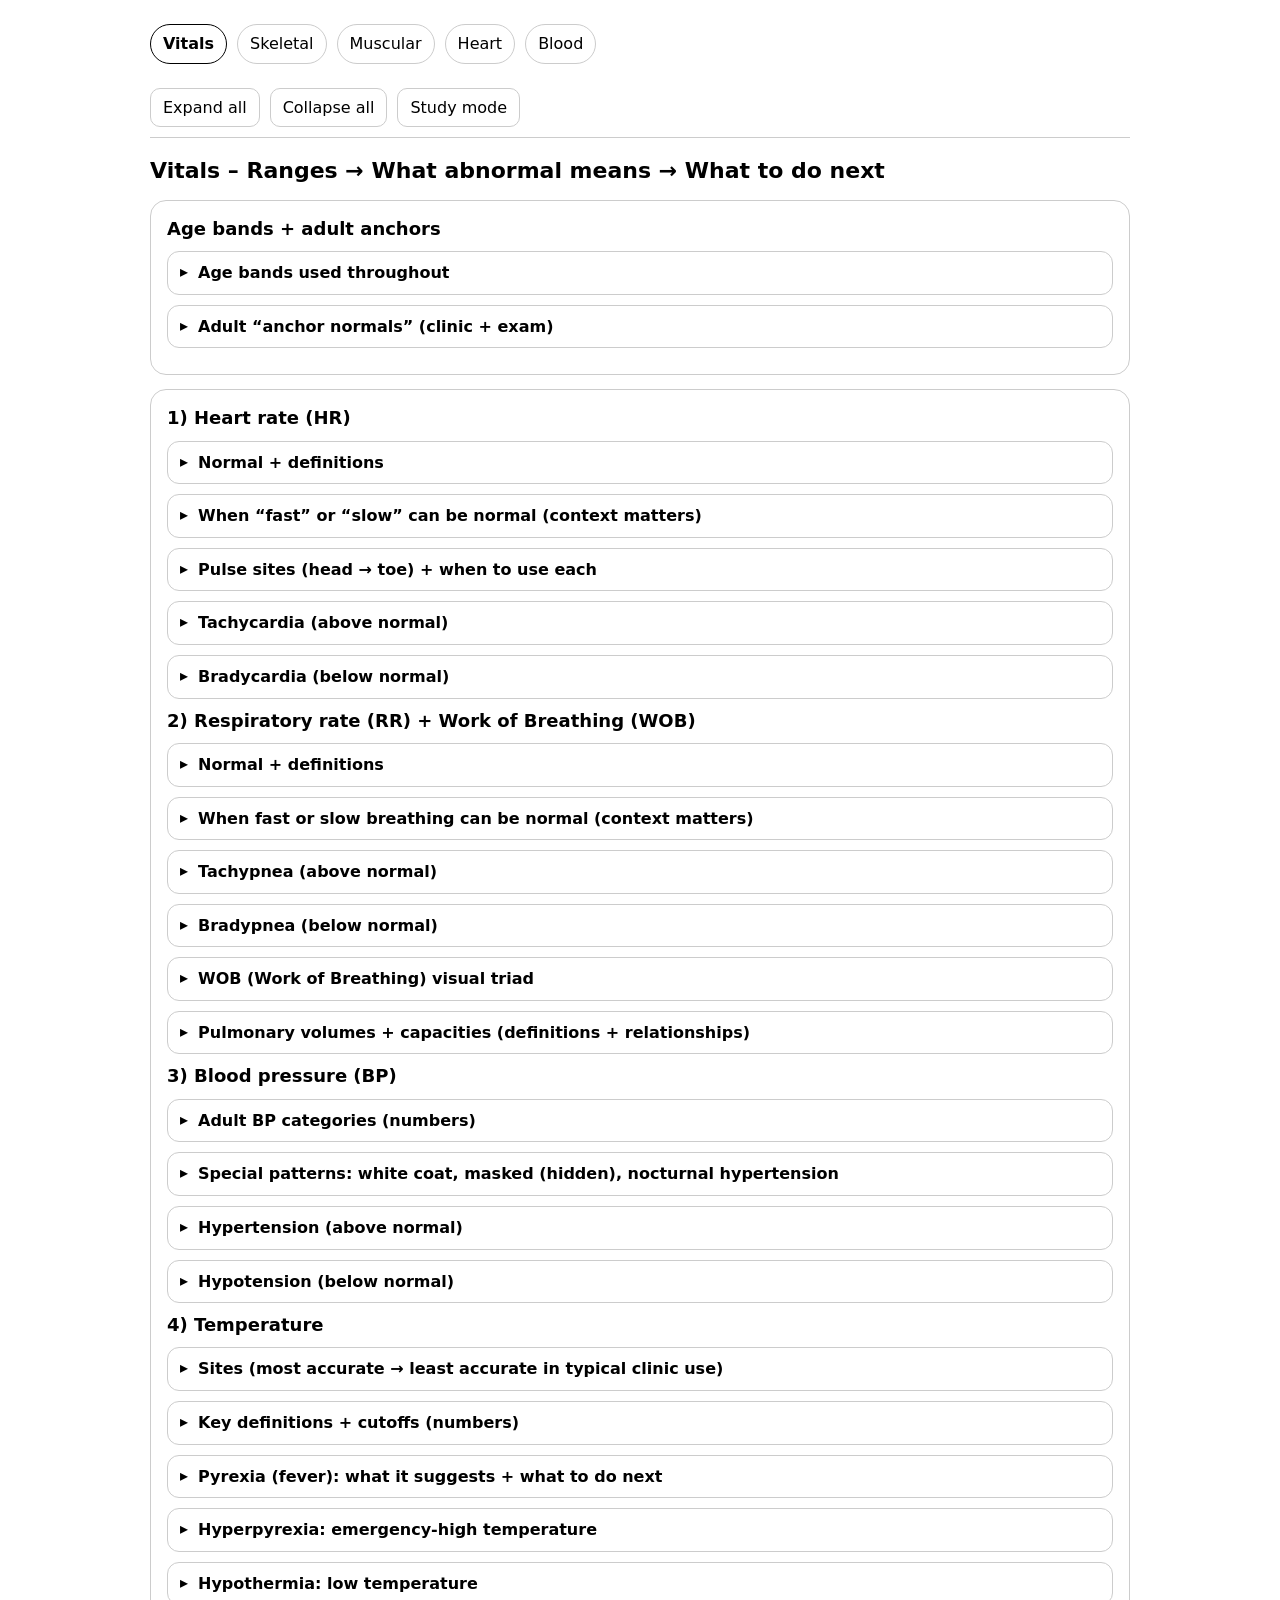
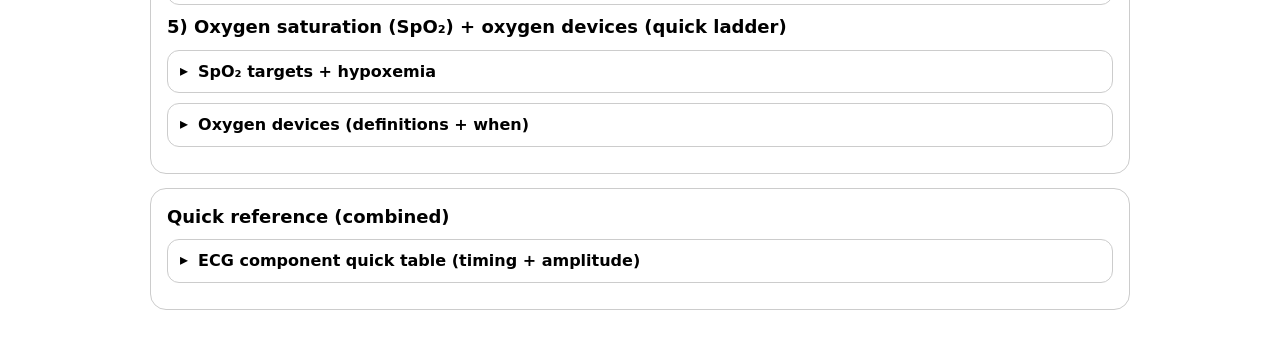
<file: index2.html>
<!DOCTYPE html>
<html lang="en">
<head>
  <meta charset="utf-8">
  <meta name="viewport" content="width=device-width,initial-scale=1">
  <title>Anatomy Notes – Vitals + Skeletal + Muscular + Heart + Blood</title>
  <link rel="stylesheet" href="assets/css/styles.css">
</head>
<body>
  <div class="wrap">
<div class="tabbar" role="tablist" aria-label="Notes tabs">
  <button type="button" data-tab="vitals" class="active-tab" role="tab">Vitals</button>
  <button type="button" data-tab="skeletal" role="tab">Skeletal</button>
  <button type="button" data-tab="muscular" role="tab">Muscular</button>
  <button type="button" data-tab="heart" role="tab">Heart</button>
  <button type="button" data-tab="blood" role="tab">Blood</button>
</div>

<div id="panel-vitals" class="tab-panel active" role="tabpanel" aria-label="Vitals notes">
  <div class="toolbar">
    <button type="button" onclick="toggleAll('vitals', true)">Expand all</button>
    <button type="button" onclick="toggleAll('vitals', false)">Collapse all</button>
    <button id="studyToggle-vitals" type="button">Study mode</button>
  </div>

  <h1>Vitals – Ranges → What abnormal means → What to do next</h1>

  <section>
    <h2>Age bands + adult anchors</h2>
    <details>
      <summary>Age bands used throughout</summary>
      <ul>
        <li><b>Neonate</b>: 0–28 days</li>
        <li><b>Infant</b>: 1–12 months</li>
        <li><b>Toddler</b>: 1–2 years</li>
        <li><b>Preschool</b>: 3–5 years</li>
        <li><b>School-age</b>: 6–11 years</li>
        <li><b>Adolescent</b>: 12–16 years</li>
        <li><b>Adult</b>: 16–60 years</li>
        <li><b>Older adult</b>: &gt;60 years</li>
      </ul>
    </details>

    <details>
      <summary>Adult “anchor normals” (clinic + exam)</summary>
      <ul>
        <li><b>Heart rate (HR)</b>: 60–100 / min</li>
        <li><b>Respiratory rate (RR)</b>: 12–20 / min</li>
        <li><b>Temperature (oral)</b>: ~37 °C / 98.6 °F</li>
        <li><b>SpO₂</b>: typically ≥ 95% in healthy adults (targets can vary with disease)</li>
      </ul>

      <details>
        <summary>Temperature site differences (quick)</summary>
        <ul>
          <li><b>Rectal</b>: ~0.4–0.5 °C higher (~0.7–0.9 °F higher)</li>
          <li><b>Axillary</b>: ~1 °C lower (~1.8 °F lower) and slower to equilibrate</li>
          <li><b>Tympanic/temporal</b>: approximates core if technique is correct</li>
        </ul>
      </details>
    </details>
  </section>

  <section>
    <h2>1) Heart rate (HR)</h2>
    <details>
      <summary>Normal + definitions</summary>
      <ul>
        <li><b>Normal HR</b>: varies by age band; adolescents/adults usually 60–100 / min at rest.</li>
        <li><b>Tachycardia</b>: HR above normal for age.</li>
        <li><b>Bradycardia</b>: HR below normal for age.</li>
      </ul>
    </details>

    <details>
      <summary>When “fast” or “slow” can be normal (context matters)</summary>
      <ul>
        <li><b>Physiologic tachycardia</b>: exercise, fever, pain, anxiety, dehydration, standing up quickly, pregnancy, stimulants (including caffeine).</li>
        <li><b>Physiologic bradycardia</b>: sleep, high fitness baseline (athletes), strong resting vagal tone, relaxation/meditation.</li>
        <li class="note"><b>Rule of thumb</b>: if the patient looks well and vitals normalize with rest, it often reflects context; if symptoms/red flags are present, treat it as abnormal until proven otherwise.</li>
      </ul>
    </details>

    <details>
      <summary>Pulse sites (head → toe) + when to use each</summary>
      <ul>
        <li><b>Temporal</b>: temple; useful in infants/children when radial is hard to find.</li>
        <li><b>Carotid</b>: neck; reliable in low perfusion (use one side at a time).</li>
        <li><b>Apical pulse</b>: auscultate at 5th ICS midclavicular line; best when rhythm is irregular or peripheral pulses are weak.</li>
        <li><b>Brachial</b>: medial upper arm/antecubital; common for infant pulse and for BP cuff placement landmarking.</li>
        <li><b>Radial</b>: thumb side of wrist; most common routine adult pulse.</li>
        <li><b>Femoral</b>: groin; strong central pulse (shock/low perfusion assessment).</li>
        <li><b>Popliteal</b>: behind knee; useful when assessing leg circulation.</li>
        <li><b>Posterior tibial</b>: behind medial malleolus; lower-extremity perfusion checks.</li>
        <li><b>Dorsalis pedis</b>: dorsum of foot; distal perfusion checks (may be absent in some healthy people).</li>
      </ul>
    </details>

    <details>
      <summary>Tachycardia (above normal)</summary>
      <details>
        <summary>Common causes</summary>
        <ul>
          <li><b>Pain</b>, <b>fever</b>, <b>anxiety</b></li>
          <li><b>Dehydration / hypovolemia</b></li>
          <li><b>Stimulants</b> (caffeine, certain meds)</li>
          <li><b>Anemia</b></li>
          <li><b>Thyroid excess</b></li>
        </ul>
      </details>

      <details>
        <summary>Red flags</summary>
        <ul>
          <li><b>Chest pain (angina)</b>: ischemic chest discomfort from reduced coronary blood flow.</li>
          <li><b>Shortness of breath</b></li>
          <li><b>Altered mental status</b> (confusion, lethargy)</li>
          <li><b>Hypotension</b></li>
          <li><b>SpO₂</b> low (especially &lt;92–94%)</li>
          <li><b>Palpitations that won’t stop</b></li>
        </ul>
      </details>

      <details>
        <summary>Do next (practical)</summary>
        <ul>
          <li><b>Recheck</b> after a short rest; verify technique.</li>
          <li><b>Position</b> comfortably; cool/quiet room.</li>
          <li><b>Hydrate</b> if appropriate (and not NPO).</li>
          <li><b>Check SpO₂</b>; apply oxygen per protocol if hypoxic; escalate if red flags.</li>
        </ul>
      </details>
    </details>

    <details>
      <summary>Bradycardia (below normal)</summary>
      <details>
        <summary>Common causes</summary>
        <ul>
          <li><b>High fitness baseline</b></li>
          <li><b>Sleep</b> (physiologic bradycardia)</li>
          <li><b>Vagal response</b> (vomiting, pain)</li>
          <li><b>Medications</b> (e.g., β-blockers)</li>
          <li><b>Hypoxia</b>, <b>hypothermia</b></li>
        </ul>
      </details>

      <details>
        <summary>Red flags</summary>
        <ul>
          <li><b>Dizziness / syncope</b></li>
          <li><b>Altered mental status</b></li>
          <li><b>Hypotension</b></li>
          <li><b>Chest pain (angina)</b>: ischemic chest discomfort from reduced coronary blood flow.</li>
          <li><b>Very slow pulse</b></li>
        </ul>
      </details>

      <details>
        <summary>Do next (practical)</summary>
        <ul>
          <li><b>Supine</b> (lay flat) if symptomatic; warm if cold.</li>
          <li><b>Check BP + SpO₂</b>; apply oxygen per protocol if hypoxic.</li>
          <li><b>Escalate</b> if red flags present.</li>
        </ul>
      </details>
    </details>
<h2>2) Respiratory rate (RR) + Work of Breathing (WOB)</h2>

    <details>
      <summary>Normal + definitions</summary>
      <ul>
        <li><b>Normal RR</b>: varies by age; adults usually 12–20 / min at rest.</li>
        <li><b>Tachypnea</b>: RR above normal for age.</li>
        <li><b>Bradypnea</b>: RR below normal for age.</li>
      </ul>
    </details>

    <details>
      <summary>When fast or slow breathing can be normal (context matters)</summary>
      <ul>
        <li><b>Physiologic tachypnea</b>: exercise, fever, anxiety/panic, pain, high altitude.</li>
        <li><b>Physiologic bradypnea</b>: sleep (especially deep sleep), high fitness baseline at rest.</li>
        <li class="note"><b>Key idea</b>: WOB (effort) and SpO₂ often matter more than the number alone.</li>
      </ul>
    </details>

    <details>
      <summary>Tachypnea (above normal)</summary>
      <details>
        <summary>Common causes</summary>
        <ul>
          <li><b>Hypoxemia</b></li>
          <li><b>Acidosis</b>: metabolic (↓HCO₃⁻) or respiratory (↑PaCO₂)</li>
          <li><b>Fever</b>, <b>pain/anxiety</b></li>
          <li><b>Asthma/COPD</b></li>
          <li><b>PE</b> (pulmonary embolism)</li>
        </ul>
      </details>

      <details>
        <summary>Red flags</summary>
        <ul>
          <li><b>SpO₂</b> &lt; 92%</li>
          <li><b>Retractions</b>, <b>nasal flaring</b>, <b>cyanosis</b></li>
          <li><b>“Silent chest”</b> (severe obstruction)</li>
          <li><b>Altered mental status</b></li>
        </ul>
      </details>

      <details>
        <summary>Do next (practical)</summary>
        <ul>
          <li><b>Position upright</b>; loosen tight clothing.</li>
          <li><b>Coach slow breathing</b> if anxiety-driven.</li>
          <li><b>Suction</b> if trained and policy allows (copious secretions).</li>
          <li><b>O₂</b> per device ladder/standing order; <b>recheck</b> in 2–3 minutes; escalate for red flags.</li>
        </ul>
      </details>
    </details>

    <details>
      <summary>Bradypnea (below normal)</summary>
      <details>
        <summary>Common causes</summary>
        <ul>
          <li><b>Opioids/sedatives</b></li>
          <li><b>Head injury</b></li>
          <li><b>Severe hypothyroid</b></li>
          <li><b>Hypothermia</b></li>
        </ul>
      </details>

      <details>
        <summary>Red flags</summary>
        <ul>
          <li><b>Slow + shallow breathing</b></li>
          <li><b>Somnolence</b> (hypercapnia = high CO₂)</li>
          <li><b>SpO₂</b> dropping</li>
        </ul>
      </details>

      <details>
        <summary>Do next (practical)</summary>
        <ul>
          <li><b>Stimulate</b>; reposition airway; apply <b>O₂</b> per protocol.</li>
          <li><b>Escalate</b> promptly if ventilation is inadequate.</li>
        </ul>
      </details>
    </details>

    <details>
      <summary>WOB (Work of Breathing) visual triad</summary>
      <ol>
        <li><b>Accessory muscle use</b>: SCM/scalenes/intercostals firing = extra effort.</li>
        <li><b>Retractions</b>: inward skin pull (intercostal, suprasternal, subcostal) from strong negative pressure.</li>
        <li><b>Nasal flaring</b>: nares widen to reduce airway resistance (common in infants/children).</li>
      </ol>
      <div class="note"><b>Meaning</b>: increased effort → fatigue risk → escalate early if worsening.</div>
    </details>

    <details>
      <summary>Pulmonary volumes + capacities (definitions + relationships)</summary>
      <ul>
        <li><b>Tidal volume (TV)</b>: air moved in a normal quiet breath.</li>
        <li><b>Inspiratory reserve volume (IRV)</b>: extra air you can inhale after a normal inspiration.</li>
        <li><b>Expiratory reserve volume (ERV)</b>: extra air you can exhale after a normal expiration.</li>
        <li><b>Residual volume (RV)</b>: air left after maximal exhalation (prevents alveolar collapse).</li>
        <li><b>Inspiratory capacity (IC)</b>: maximal inhale after a normal exhale = <b>TV + IRV</b>.</li>
        <li><b>Functional residual capacity (FRC)</b>: air left after a normal exhale = <b>ERV + RV</b>.</li>
        <li><b>Vital capacity (VC)</b>: maximal exhale after maximal inhale = <b>IRV + TV + ERV</b>.</li>
        <li><b>Total lung capacity (TLC)</b>: total air in lungs after maximal inhale = <b>VC + RV</b>.</li>
        <li><b>Minute ventilation (V̇E)</b>: air moved per minute = <b>RR × TV</b>.</li>
        <li><b>Alveolar ventilation (V̇A)</b>: fresh air reaching gas exchange = <b>RR × (TV − dead space)</b>.</li>
      
        <li><b>Capacity relationships (rebuild the chart)</b>:
          <ul>
            <li><b>IC = TV + IRV</b></li>
            <li><b>FRC = ERV + RV</b></li>
            <li><b>VC = TV + IRV + ERV</b></li>
            <li><b>TLC = TV + IRV + ERV + RV</b></li>
          </ul>
        </li>

      </ul>
    </details>
<h2>3) Blood pressure (BP)</h2>

    <details>
      <summary>Adult BP categories (numbers)</summary>
      <div class="note">Use office policy if it differs. Numbers below are the common adult clinic categories.</div>
      <table>
        <tr><th>Category</th><th>Systolic (mmHg)</th><th>Diastolic (mmHg)</th></tr>
        <tr><td><b>Normal</b></td><td>&lt;120</td><td>and &lt;80</td></tr>
        <tr><td><b>Elevated</b></td><td>120–129</td><td>and &lt;80</td></tr>
        <tr><td><b>Hypertension (Stage 1)</b></td><td>130–139</td><td>or 80–89</td></tr>
        <tr><td><b>Hypertension (Stage 2)</b></td><td>≥140</td><td>or ≥90</td></tr>
        <tr><td><b>Hypertensive crisis</b></td><td>≥180</td><td>and/or ≥120</td></tr>
      </table>
      <div class="note"><b>Reading rule</b>: if systolic and diastolic fall in different categories, use the <b>higher</b> category.</div>
    </details>

    <details>
      <summary>Special patterns: white coat, masked (hidden), nocturnal hypertension</summary>
      <ul>
        <li><b>White coat hypertension</b>: clinic BP <b>≥140/90</b> with normal home/ambulatory readings (commonly <b>daytime &lt;135/85</b>). Often due to conditioned anxiety in medical settings.</li>
        <li><b>Masked (hidden) hypertension</b>: clinic BP <b>&lt;140/90</b> but elevated home/ambulatory BP (commonly <b>daytime ≥135/85</b>). Higher risk because it is missed without out‑of‑office readings.</li>
        <li><b>Nocturnal hypertension</b>: abnormal nighttime BP pattern. Normally BP “dips” during sleep.
          <ul>
            <li><b>Non‑dipping</b>: nighttime fall <b>&lt;10%</b> of daytime BP</li>
            <li><b>Rising</b>: nighttime BP increases instead of falling</li>
            <li><b>Extreme dipping</b>: nighttime fall <b>&gt;20%</b> of daytime BP</li>
          </ul>
          Identified with <b>24‑hour ambulatory BP monitoring</b>.
        </li>
      </ul>
    </details>

    <details>
      <summary>Hypertension (above normal)</summary>
      <details>
        <summary>Common causes</summary>
        <ul>
          <li><b>Pain/anxiety</b>, <b>caffeine/stimulants</b></li>
          <li><b>Renal/endocrine disease</b></li>
          <li><b>Chronic hypertension</b></li>
        </ul>
      </details>

      <details>
        <summary>Red flags</summary>
        <ul>
          <li>Very high BP with <b>chest pain (angina)</b>: ischemic chest discomfort from reduced coronary blood flow (can precede ACS/MI).</li>
          <li><b>Headache/neurologic deficit</b> (possible stroke)</li>
          <li><b>Shortness of breath</b> (possible pulmonary edema)</li>
          <li><b>Confusion</b>, <b>vision changes</b>, or <b>seizure</b> with severe hypertension</li>
        </ul>
      </details>

      <details>
        <summary>Do next (practical)</summary>
        <ul>
          <li><b>Repeat</b> after 5–10 minutes rest using correct technique (correct cuff size, feet flat, arm at heart level).</li>
          <li><b>Remove stimulants</b> (caffeine/nicotine) if recent; minimize talking.</li>
          <li><b>Report</b> immediately if red flags or crisis range; otherwise document and follow office instructions.</li>
        </ul>
      </details>
    </details>

    <details>
      <summary>Hypotension (below normal)</summary>
      <ul>
        <li><b>Common adult threshold</b>: systolic &lt; 90 mmHg (context matters; baseline and symptoms are key).</li>
        <li><b>Why</b>: dehydration, bleeding, medications, MI, arrhythmia, sepsis.</li>
        <li><b>Red flags</b>: dizziness/weakness, altered mental status, cold/clammy skin, <b>MAP</b> &lt; 65 (if available).</li>
        <li><b>Do next</b>: lay supine, elevate legs if tolerated, check glucose per protocol, give O₂ if hypoxic, escalate per office/EMS.</li>
      </ul>
    </details>
<h2>4) Temperature</h2>

    <details>
      <summary>Sites (most accurate → least accurate in typical clinic use)</summary>
      <ol>
        <li><b>Rectal</b>: best “core” estimate; higher than oral by ~0.4–0.5 °C (0.7–0.9 °F).</li>
        <li><b>Tympanic</b>: approximates core if technique is correct (aim at tympanic membrane).</li>
        <li><b>Oral</b>: good standard if patient can close mouth and hasn’t had hot/cold liquids recently.</li>
        <li><b>Temporal</b>: quick screening; technique-dependent.</li>
        <li><b>Axillary</b>: slowest and often lowest; least accurate for decision-making.</li>
      </ol>
    </details>

    <details>
      <summary>Key definitions + cutoffs (numbers)</summary>
      <ul>
        <li><b>Normothermia</b>: ~36.5–37.5 °C (97.7–99.5 °F) depending on site/time of day.</li>
        <li><b>Pyrexia (fever)</b>: ≥ 38.0 °C (100.4 °F).</li>
        <li><b>Hyperpyrexia</b>: ≥ 41.1 °C (≈106.0 °F) (dangerously high; treat as emergency).</li>
        <li><b>Hypothermia</b>: &lt; 35.0 °C (95.0 °F).</li>
        <li class="note"><b>Fever vs hyperthermia</b>: fever = set-point reset; hyperthermia = failed heat loss (heat illness) without set-point reset.</li>
      </ul>
    </details>

    <details>
      <summary>Pyrexia (fever): what it suggests + what to do next</summary>
      <details>
        <summary>Common causes</summary>
        <ul>
          <li><b>Infection/inflammation</b> (most common)</li>
          <li><b>Medication reaction</b> (less common; think timing + new meds)</li>
          <li><b>Heat illness</b> if hot environment/exertion (more consistent with hyperthermia)</li>
        </ul>
      </details>

      <details>
        <summary>Red flags (escalate)</summary>
        <ul>
          <li><b>Infant &lt; 3 months</b> with ≥ 38.0 °C (100.4 °F)</li>
          <li>Persistent very high temp (e.g., ≥ 40.5 °C / 104.9 °F) or toxic appearance</li>
          <li><b>Stiff neck</b>, <b>petechiae</b>, <b>altered mental status</b>, seizure</li>
          <li>Immunocompromised, or signs of dehydration (poor intake, low urine output)</li>
        </ul>
      </details>

      <details>
        <summary>Do next (MA practical)</summary>
        <ul>
          <li><b>Recheck</b> with correct technique/site; document site used.</li>
          <li><b>Support</b>: fluids if appropriate, light clothing, comfort measures.</li>
          <li><b>Antipyretic</b> only if ordered/policy allows; avoid overdosing/duplication.</li>
          <li><b>Notify provider</b> for red flags or if fever is persistent/worsening.</li>
        </ul>
      </details>
    </details>

    <details>
      <summary>Hyperpyrexia: emergency-high temperature</summary>
      <ul>
        <li><b>Definition</b>: ≥ 41.1 °C (≈106 °F).</li>
        <li><b>Why it matters</b>: risk of CNS dysfunction, seizures, dehydration, organ stress.</li>
        <li><b>Do next</b>: initiate <b>active cooling</b> per protocol (remove excess clothing, cool environment, cool packs where appropriate), check vitals/mental status frequently, and <b>escalate immediately</b> (provider/EMS per setting).</li>
      </ul>
    </details>

    <details>
      <summary>Hypothermia: low temperature</summary>
      <details>
        <summary>Definition + common causes</summary>
        <ul>
          <li><b>Definition</b>: &lt; 35.0 °C (95.0 °F).</li>
          <li><b>Why</b>: exposure, sepsis, endocrine failure, medications/sedatives, intoxication.</li>
        </ul>
      </details>

      <details>
        <summary>Do next (MA practical)</summary>
        <ul>
          <li><b>Confirm</b> with appropriate site (rectal preferred for core) and correct technique.</li>
          <li><b>Warm</b>: remove wet clothing, warm blankets, warm environment; avoid rapid aggressive external heat directly on skin.</li>
          <li><b>Monitor</b>: check glucose per protocol; watch for altered mental status and arrhythmia risk in significant hypothermia.</li>
          <li><b>Escalate</b>: notify provider; call EMS if severe, altered, or very low temperature.</li>
        </ul>
      </details>
    </details>
<h2>5) Oxygen saturation (SpO₂) + oxygen devices (quick ladder)</h2>

    <details>
      <summary>SpO₂ targets + hypoxemia</summary>
      <ul>
        <li><b>Typical target</b>: ≥ 95% in healthy adults (may be lower targets in select conditions per orders).</li>
        <li><b>Hypoxemia</b>: SpO₂ below target (low O₂ in arterial blood).</li>
      </ul>

      <details>
        <summary>Common causes of low SpO₂</summary>
        <ul>
          <li><b>V/Q mismatch</b> (asthma, pneumonia)</li>
          <li><b>Hypoventilation</b> (opioids)</li>
          <li><b>PE</b>, <b>shunt</b>, <b>low FiO₂</b></li>
        </ul>
      </details>

      <details>
        <summary>Do next (practical)</summary>
        <ul>
          <li><b>Reposition airway</b>; verify probe (warm finger, remove polish, minimize motion, try ear/forehead).</li>
          <li><b>Device fit</b>: coach seal &amp; fit; reassess in a few minutes after changes.</li>
          <li><b>Escalate</b> if not improving or if red flags (AMS, severe WOB, persistent low SpO₂).</li>
        </ul>
      </details>
    </details>

    <details>
      <summary>Oxygen devices (definitions + when)</summary>

      <details>
        <summary>Blow-by (infants/toddlers)</summary>
        <ul>
          <li><b>Definition</b>: Oxygen held near the face for mask-intolerant kids; low/variable FiO₂; temporary bridge.</li>
          <li><b>Use for</b>: mild hypoxemia while positioning/suctioning.</li>
        </ul>
      </details>

      <details>
        <summary>Nasal cannula (NC)</summary>
        <ul>
          <li><b>Adults</b>: ~1–6 L/min (often start 1–2).</li>
          <li><b>Definition</b>: comfortable low-to-moderate FiO₂ delivery.</li>
        </ul>
      </details>

      <details>
        <summary>Simple face mask</summary>
        <ul>
          <li><b>Flow</b>: 6–10 L/min (keep ≥ 6 to reduce CO₂ rebreathing).</li>
          <li><b>Use for</b>: step-up when more FiO₂ is needed and ventilation is adequate.</li>
        </ul>
      </details>

      <details>
        <summary>NRB (non-rebreather)</summary>
        <ul>
          <li><b>Flow</b>: 10–15 L/min with reservoir bag inflated.</li>
          <li><b>Use for</b>: moderate–severe hypoxemia while arranging next steps.</li>
        </ul>
      </details>

      <details>
        <summary>Venturi mask (adults)</summary>
        <ul>
          <li><b>Definition</b>: adapter delivers a fixed, precise FiO₂ (useful when exact titration is needed).</li>
        </ul>
      </details>

      <details>
        <summary>HFNC / CPAP / BiPAP / BVM (orientation)</summary>
        <ul>
          <li><b>HFNC</b>: high-flow heated humidified O₂; can add some PEEP; requires facility protocol/equipment.</li>
          <li><b>CPAP/BiPAP</b>: non-invasive positive pressure; provider-directed; patient must protect airway.</li>
          <li><b>BVM</b>: bag-valve-mask for inadequate ventilation; requires good seal and visible chest rise.</li>
        </ul>
      </details>

      <p class="note"><b>Fast ladder</b>: position/coaching → blow-by (infants) → NC → simple mask → NRB or Venturi (precise) → HFNC (policy) → CPAP/BiPAP (provider) → BVM if ventilation inadequate.</p>
    </details>
  </section>

  <section>
    <h2>Quick reference (combined)</h2>
    <details>
      <summary>ECG component quick table (timing + amplitude)</summary>
      <table>
        <thead>
          <tr>
            <th>ECG Component</th>
            <th>Duration (seconds / boxes)</th>
            <th>Amplitude (mm / boxes)</th>
          </tr>
        </thead>
        <tbody>
          <tr><td><b>P wave</b></td><td>0.08–0.10 s / ~2–2.5 boxes</td><td>&lt; 2.5 mm / &lt; 2.5 boxes</td></tr>
          <tr><td><b>PR interval</b></td><td>0.12–0.20 s / ~3–5 boxes</td><td>N/A</td></tr>
          <tr><td><b>QRS complex</b></td><td>0.06–0.10 s / ~1.5–2.5 boxes</td><td>~5–30 mm / ~5–30 boxes</td></tr>
          <tr><td><b>QT interval</b></td><td>&lt; 0.44–0.46 s / up to ~11 boxes</td><td>N/A</td></tr>
          <tr><td><b>T wave</b></td><td>N/A</td><td>&lt; 5 mm (limb), &lt; 10 mm (precordial)</td></tr>
          <tr><td><b>ST segment</b></td><td>0.08–0.12 s / ~2–3 boxes</td><td>Isoelectric (≈ &lt; 1–2 boxes)</td></tr>
          <tr><td><b>U wave</b></td><td>N/A</td><td>&lt; 1.5 mm / &lt; 1.5 boxes</td></tr>
        </tbody>
      </table>
      <p class="note">This table is here because students always ask “what’s normal,” even when you’re teaching mechanism first.</p>
    </details>
  </section>

</div>

<div id="panel-skeletal" class="tab-panel" role="tabpanel" aria-label="Skeletal notes">
      <div class="toolbar">
        <button type="button" onclick="toggleAll('skeletal', true)">Expand all</button>
        <button type="button" onclick="toggleAll('skeletal', false)">Collapse all</button>
        <button id="studyToggle-skeletal" type="button">Study mode</button>
      </div>
      <h1>Skeletal System – Adult Bone Types + Bone Pathology</h1>

  

  <section>
    <h2>Adult skeleton reorganized by bone type (the “206-by-shape” map)</h2>

    <details>
      <summary>1) Long bones (90 total)</summary>

      <details>
        <summary>Upper limb + girdle</summary>
        <ul>
          <li>Clavicle (2)</li>
          <li>Humerus (2)</li>
          <li>Radius (2)</li>
          <li>Ulna (2)</li>
          <li>Metacarpals I–V (10 total)</li>
          <li>Hand phalanges (28 total)
            <ul>
              <li>Proximal (10)</li>
              <li>Middle (8)</li>
              <li>Distal (10)</li>
            </ul>
          </li>
        </ul>
      </details>

      <details>
        <summary>Lower limb</summary>
        <ul>
          <li>Femur (2)</li>
          <li>Tibia (2)</li>
          <li>Fibula (2)</li>
          <li>Metatarsals I–V (10 total)</li>
          <li>Foot phalanges (28 total)
            <ul>
              <li>Proximal (10)</li>
              <li>Middle (8)</li>
              <li>Distal (10)</li>
            </ul>
          </li>
        </ul>
      </details>

      <p class="note">Learning hook: long bones = leverage + locomotion + big marrow spaces.</p>
    </details>

    <details>
      <summary>2) Short bones (28 total)</summary>

      <details>
        <summary>Carpals (14 total, excluding pisiform—see sesamoid)</summary>
        <ul>
          <li>Scaphoid (2)</li>
          <li>Lunate (2)</li>
          <li>Triquetrum (2)</li>
          <li>Trapezium (2)</li>
          <li>Trapezoid (2)</li>
          <li>Capitate (2)</li>
          <li>Hamate (2)</li>
        </ul>
      </details>

      <details>
        <summary>Tarsals (14 total)</summary>
        <ul>
          <li>Calcaneus (2)</li>
          <li>Talus (2)</li>
          <li>Navicular (2)</li>
          <li>Cuboid (2)</li>
          <li>Medial cuneiform (2)</li>
          <li>Intermediate cuneiform (2)</li>
          <li>Lateral cuneiform (2)</li>
        </ul>
      </details>

      <p class="note">Learning hook: short bones = stability + shock distribution + controlled glide.</p>
    </details>

    <details>
      <summary>3) Flat bones (38 total)</summary>

      <details>
        <summary>Thorax</summary>
        <ul>
          <li>Ribs (24) (12 pairs)</li>
          <li>Sternum (1)</li>
        </ul>
      </details>

      <details>
        <summary>Shoulder</summary>
        <ul>
          <li>Scapulae (2)</li>
        </ul>
      </details>

      <details>
        <summary>Skull (plate-like protection bones)</summary>
        <ul>
          <li>Frontal (1)</li>
          <li>Parietal (2)</li>
          <li>Occipital (1)</li>
          <li>Temporal (2)</li>
          <li>Nasal (2)</li>
          <li>Lacrimal (2)</li>
          <li>Vomer (1)</li>
        </ul>
      </details>

      <p class="note">Learning hook: flat bones = protection + broad muscle attachment + marrow “real estate.”</p>
    </details>

    <details>
      <summary>4) Irregular bones (46 total)</summary>

      <details>
        <summary>Vertebral column</summary>
        <ul>
          <li>C1–C7 (7)</li>
          <li>T1–T12 (12)</li>
          <li>L1–L5 (5)</li>
          <li>Sacrum (5 Fused)</li>
          <li>Coccyx (4 Fused)</li>
        </ul>
      </details>

      <details>
        <summary>Pelvis</summary>
        <ul>
          <li>Hip bones / os coxae (2) <span class="tag">fused compound bones</span></li>
        </ul>
      </details>

      <details>
        <summary>Skull (complex base + face shapes)</summary>
        <ul>
          <li>Sphenoid (1)</li>
          <li>Ethmoid (1)</li>
          <li>Maxillae (2)</li>
          <li>Mandible (1)</li>
          <li>Zygomatic (2)</li>
          <li>Palatine (2)</li>
          <li>Inferior nasal conchae (2)</li>
        </ul>
      </details>

      <details>
        <summary>Other</summary>
        <ul>
          <li>Hyoid (1)</li>
        </ul>
      </details>

      <details>
        <summary>Auditory ossicles (middle ear)</summary>
        <ul>
          <li>Malleus (2)</li>
          <li>Incus (2)</li>
          <li>Stapes (2)</li>
        </ul>
      </details>

      <p class="note">Learning hook: irregular bones = “custom parts” (spine, skull base, face, pelvis).</p>
    </details>

    <details>
      <summary>5) Sesamoid bones</summary>
      <details>
        <summary>Standard sesamoids included in the classic 206 count (4 total)</summary>
        <ul>
          <li>Patellae (2)</li>
          <li>Pisiform (2) <span class="tag">embedded in tendon</span></li>
        </ul>
      </details>

      <details>
        <summary>Common accessory sesamoids (often present; not always counted)</summary>
        <ul>
          <li>Hallux sesamoids (typically 2 under the 1st metatarsal head)</li>
          <li>Thumb sesamoids (often near the MCP region)</li>
        </ul>
      </details>

      <p class="note">Learning hook: sesamoids = tendon “pulley stones” → improve leverage, reduce friction.</p>
    </details>

    <details>
      <summary>6) Sutural (wormian) bones <span class="tag">variable/accessory</span></summary>
      <ul>
        <li>Small extra bones that can occur within cranial sutures (number/location vary)</li>
      </ul>
    </details>
  </section>

  
  
  <section>
    <h2>Bone pathology (Definitions with micro → macro logic)</h2>
    <p class="note" id="pathNote">Tip: click the condition name to hide/reveal the definition (quick recall drills).</p>
    
    <details>
      <summary>A) Remodeling / density problems (chronic “renovation imbalance”)</summary>
      <ul>
        <li><b>Osteopenia</b>: Lower-than-normal bone mineral density (BMD) that isn’t severe enough to be osteoporosis; reflects <b>net remodeling deficit</b> (resorption &gt; formation) and increases fracture risk over time.</li>
        <li><b>Osteoporosis</b>: Decreased bone mass + weaker micro-architecture (thin trabeculae, porous cortex) from <b>chronic resorption outpacing formation</b>, leading to fragility fractures (hip, vertebrae, wrist are common).</li>
        <li><b>Paget disease of bone (osteitis deformans)</b>: Disordered high-turnover remodeling—bone is broken down and rebuilt too fast, producing structurally abnormal, enlarged, weaker bone (pain, deformity, fracture risk).</li>
      </ul>
    </details>

    <details>
      <summary>B) Mineralization problems (the “soft bone” family)</summary>
      <ul>
        <li><b>Osteomalacia (adults)</b>: Poor mineralization of osteoid → bones become softer, causing bone pain and increased fracture risk (often linked to vitamin D/calcium/phosphate problems).</li>
        <li><b>Rickets (children)</b>: Pediatric osteomalacia affecting growing bones/growth plates, leading to impaired endochondral mineralization and skeletal deformities.</li>
      </ul>
    </details>

    <details>
      <summary>C) Blood supply failure (acute or chronic “no fuel, no bone”)</summary>
      <ul>
        <li><b>Osteonecrosis / Avascular necrosis (AVN)</b>: Bone tissue death from reduced blood flow → structural collapse risk (commonly femoral head). Micro: osteocytes die; macro: subchondral bone weakens and can collapse.</li>
        <li><b>Bone infarct</b>: Ischemic necrosis within bone (same concept; location emphasis).</li>
      </ul>
    </details>

    <details>
      <summary>D) Infection/inflammation (bone as a battleground)</summary>
      <ul>
        <li><b>Osteomyelitis</b>: Infection of bone causing inflammatory destruction—swelling/pressure can reduce blood flow, and inflammatory signaling ramps osteoclast activity → bone breakdown; possible abscess/sequestrum (clinically: pain; fever may/may not be present; inflammatory markers often elevated).</li>
      </ul>
    </details>

    <details>
      <summary>E) Mechanical failure (acute injury patterns)</summary>
      <ul>
        <li><b>Fracture</b>: Break in bone continuity when load exceeds bone strength (strength depends on mineralization + density + micro-architecture + direction of force).</li>
      </ul>

      <details>
        <summary>Fracture patterns (click to expand)</summary>
        <ul>
          <li><b>Open (compound)</b>: Communicates with outside → higher infection risk.</li>
          <li><b>Closed (simple)</b>: Skin intact.</li>
          <li><b>Comminuted</b>: Multiple fragments (often high-energy trauma; harder stabilization).</li>
          <li><b>Spiral</b>: Twisting force.</li>
          <li><b>Transverse / Oblique</b>: Straight-across / angled break from bending/compression.</li>
          <li><b>Compression</b>: Vertebral bodies commonly (often fragility-related).</li>
          <li><b>Impacted</b>: Ends driven into each other.</li>
          <li><b>Greenstick (kids)</b>: Incomplete bend/break (bone more flexible).</li>
          <li><b>Stress fracture</b>: Microfractures from repetitive loading &gt; repair capacity (common tibia/metatarsals).</li>
          <li><b>Pathologic fracture</b>: Minimal trauma due to underlying weakness (osteoporosis, tumor, infection, etc.).</li>
        </ul>
      </details>

      <p class="note">Micro → macro idea: repeated microcracks + inadequate repair = stress fracture; low density/poor architecture = fragility fracture; altered matrix = pathologic fracture.</p>
    </details>

    <details>
      <summary>F) Genetic/primary structural defects (built wrong from the start)</summary>
      <ul>
        <li><b>Osteogenesis imperfecta</b>: Inherited disorder (classically collagen-related) leading to brittle bone—matrix is structurally weak, so fractures occur with low trauma.</li>
      </ul>
    </details>

    <details>
      <summary>G) Tumor/Marrow-driven bone destruction</summary>
      <ul>
        <li><b>Osteosarcoma</b>: Malignant bone-forming tumor; causes local bone destruction and pain, may present with swelling/mass.</li>
        <li><b>Multiple myeloma (bone involvement)</b>: Marrow plasma cell cancer causing lytic bone lesions via signaling that increases osteoclast activity → bone pain, fractures.</li>
        <li><b>Bone metastasis</b>: Cancer spread to bone causing weakening (lytic) or abnormal hardening (blastic) depending on tumor type; increases fracture risk and pain.</li>
      </ul>
    </details>

  </section>
    </div>

<div id="panel-muscular" class="tab-panel" role="tabpanel" aria-label="Muscular notes">
      <div class="toolbar">
        <button type="button" onclick="toggleAll('muscular', true)">Expand all</button>
        <button type="button" onclick="toggleAll('muscular', false)">Collapse all</button>
        <button id="studyToggle-muscular" type="button">Study mode</button>
      </div>
      <h1>Muscular System – Regional Map + Pathology</h1>

  <section id="skeletalMap">
    <h2>Skeletal muscle map (region → compartment → action)</h2>

      <p class="note">This is a motion-first view (useful for exams). Click any motion label to hide/reveal the prime movers.</p>

      

<details>
        <summary>Neck / Head</summary>
        <ul>
          <li><b>Neck flexion</b>: Bring chin to rest on chest.
  <ul>
    <li>Sternocleidomastoid, Anterior scalene, Longus capitis, Longus colli.</li>
  </ul>
</li>
          <li><b>Neck extension</b>: Return head to erect position.
  <ul>
    <li>Superior trapezius, Splenius capitis/cervicis, Semispinalis capitis/cervicis, Longissimus capitis/cervicis, Interspinales cervicis.</li>
  </ul>
</li>
          <li><b>Neck lateral flexion</b>: Tilt head as far as possible toward each shoulder.
  <ul>
    <li>Scalenes, Sternocleidomastoid (ipsilateral), Splenius, Longissimus, Levator scapulae (assist).</li>
  </ul>
</li>
          <li><b>Neck rotation</b>: Turn head left/right as far as possible.
  <ul>
    <li>Sternocleidomastoid (contralateral), Splenius (ipsilateral), Multifidus/rotatores (segmental).</li>
  </ul>
</li>
        </ul>
      </details>

      <details>
        <summary>Shoulder (glenohumeral)</summary>
        <ul>
          <li><b>Flexion</b>: Raise arm from side position forward to position above head.
  <ul>
    <li>Anterior deltoid, Pectoralis major (clavicular), Biceps brachii, Coracobrachialis.</li>
  </ul>
</li>
          <li><b>Extension</b>: Return arm to position at side of body.
  <ul>
    <li>Posterior deltoid, Latissimus dorsi, Teres major, Triceps brachii (long head).</li>
  </ul>
</li>
          <li><b>Abduction</b>: Raise arm from side to position above head with palm away from head.
  <ul>
    <li>Deltoid, Supraspinatus.</li>
  </ul>
</li>
          <li><b>Adduction</b>: Lower arm sideways and across body as far as possible.
  <ul>
    <li>Latissimus dorsi, Teres major, Pectoralis major, Coracobrachialis, Triceps (long head).</li>
  </ul>
</li>
          <li><b>Medial rotation</b>: With elbow flexed, rotate arm so the thumb turns inward and toward the back.
  <ul>
    <li>Subscapularis, Pectoralis major, Latissimus dorsi, Teres major, Anterior deltoid.</li>
  </ul>
</li>
          <li><b>Lateral rotation</b>: With elbow flexed, rotate arm so the thumb turns upward and even with the head.
  <ul>
    <li>Infraspinatus, Teres minor, Posterior deltoid.</li>
  </ul>
</li>
        </ul>
      </details>

      <details>
        <summary>Elbow / Forearm / Wrist</summary>
        <ul>
          <li><b>Elbow flexion</b>: Bend elbow so lower arm moves toward shoulder and hand is level with shoulder.
  <ul>
    <li>Biceps brachii, Brachialis, Brachioradialis.</li>
  </ul>
</li>
          <li><b>Elbow extension</b>: Straighten elbow by lowering hand.
  <ul>
    <li>Triceps brachii, Anconeus.</li>
  </ul>
</li>
          <li><b>Supination</b>: Turn lower arm and hand so palm is up.
  <ul>
    <li>Supinator, Biceps brachii.</li>
  </ul>
</li>
          <li><b>Pronation</b>: Turn lower arm so palm is down.
  <ul>
    <li>Pronator teres, Pronator quadratus.</li>
  </ul>
</li>
          <li><b>Wrist flexion</b>: Move palm toward inner aspect of forearm.
  <ul>
    <li>Flexor carpi radialis, Flexor carpi ulnaris, Palmaris longus, Flexor digitorum superficialis (assist).</li>
  </ul>
</li>
          <li><b>Wrist extension</b>: Move fingers so fingers, hands, and forearm are in same plane.
  <ul>
    <li>Extensor carpi radialis longus/brevis, Extensor carpi ulnaris.</li>
  </ul>
</li>
          <li><b>Wrist abduction (radial deviation)</b>: Bend wrist toward thumb.
  <ul>
    <li>Flexor carpi radialis, Extensor carpi radialis longus/brevis, APL/EPB (thumb contributors).</li>
  </ul>
</li>
          <li><b>Wrist adduction (ulnar deviation)</b>: Bend wrist toward fifth finger.
  <ul>
    <li>Flexor carpi ulnaris, Extensor carpi ulnaris.</li>
  </ul>
</li>
        </ul>
      </details>

      <details>
        <summary>Spine / Trunk</summary>
        <ul>
          <li><b>Spine flexion</b>: Bend trunk forward.
  <ul>
    <li>Rectus abdominis, Internal/external obliques.</li>
  </ul>
</li>
          <li><b>Spine extension</b>: Return trunk toward upright / arch backward.
  <ul>
    <li>Erector spinae (iliocostalis/longissimus/spinalis), Multifidus, Semispinalis, Rotatores, Interspinales.</li>
  </ul>
</li>
          <li><b>Spine lateral flexion</b>: Side-bend trunk toward each side.
  <ul>
    <li>Quadratus lumborum, Iliocostalis/longissimus, Internal/external obliques.</li>
  </ul>
</li>
          <li><b>Spine rotation</b>: Twist trunk left/right.
  <ul>
    <li>Internal/external obliques (coupled), Multifidus/rotatores (segmental control).</li>
  </ul>
</li>
        </ul>
      </details>

      <details>
        <summary>Hip / Knee / Ankle</summary>
        <ul>
          <li><b>Hip flexion</b>: Move leg forward and up.
  <ul>
    <li>Iliopsoas, Rectus femoris, Sartorius, Tensor fasciae latae, Iliacus.</li>
  </ul>
</li>
          <li><b>Hip extension</b>: Move leg back beside other leg.
  <ul>
    <li>Gluteus maximus, Hamstrings (long head biceps femoris, Semitendinosus, Semimembranosus), Adductor magnus (posterior fibers).</li>
  </ul>
</li>
          <li><b>Hip abduction</b>: Move leg away from body.
  <ul>
    <li>Gluteus medius/minimus, Tensor fasciae latae.</li>
  </ul>
</li>
          <li><b>Hip adduction</b>: Move leg back toward other leg (across midline if possible).
  <ul>
    <li>Adductor longus/brevis/magnus, Gracilis, Pectineus.</li>
  </ul>
</li>
          <li><b>Hip medial rotation</b>: Turn foot and leg toward other leg.
  <ul>
    <li>Anterior fibers of gluteus medius/minimus, Tensor fasciae latae.</li>
  </ul>
</li>
          <li><b>Hip lateral rotation</b>: Turn foot and leg away from other leg.
  <ul>
    <li>Gluteus maximus, Piriformis, Obturators, Gemelli, Quadratus femoris, Sartorius (assist).</li>
  </ul>
</li>

          <li><b>Knee flexion</b>: Bring heel back toward back of thigh.
  <ul>
    <li>Hamstrings, Gastrocnemius, Sartorius, Gracilis, Popliteus.</li>
  </ul>
</li>
          <li><b>Knee extension</b>: Straighten knee to return leg to the floor/standing.
  <ul>
    <li>Quadriceps (rectus femoris + vasti).</li>
  </ul>
</li>
          <li><b>Knee medial rotation</b>: With knee flexed, rotate tibia so foot turns inward (relative to femur).
  <ul>
    <li>Semitendinosus, Semimembranosus, Gracilis, Sartorius, Popliteus.</li>
  </ul>
</li>
          <li><b>Knee lateral rotation</b>: With knee flexed, rotate tibia so foot turns outward (relative to femur).
  <ul>
    <li>Biceps femoris.</li>
  </ul>
</li>

          <li><b>Dorsiflexion</b>: Move foot so that toes are pointed upward.
  <ul>
    <li>Tibialis anterior, Extensor hallucis longus, Extensor digitorum longus.</li>
  </ul>
</li>
          <li><b>Plantarflexion</b>: Move foot so that toes are pointed downward.
  <ul>
    <li>Gastrocnemius, Soleus, Tibialis posterior, Flexor hallucis longus, Flexor digitorum longus, Plantaris.</li>
  </ul>
</li>
          <li><b>Inversion</b>: Turn sole of foot toward the body.
  <ul>
    <li>Tibialis anterior, Tibialis posterior.</li>
  </ul>
</li>
          <li><b>Eversion</b>: Turn sole of foot away from the body.
  <ul>
    <li>Fibularis (peroneus) longus/brevis, Extensor digitorum longus (assist).</li>
  </ul>
</li>
        </ul>
      </details>
  </section>

  <section>

<h2>Muscular pathology (definitions with micro → macro logic)</h2>
    <p class="note" id="pathNote-2">Tip: click any bolded condition name to hide/reveal the definition. Study mode hides all definitions until you “earn” them.</p>

    <details>
      <summary>A) Tendinopathy / tendinitis / tenosynovitis (load → microdamage → pain)</summary>
      <ul>
        <li><b>Tendinopathy</b>: Umbrella term for painful tendon dysfunction. Mechanism: repetitive load → microtears + collagen disorganization; may be inflammatory early (“tendinitis”) and more degenerative with chronicity (“tendinosis”).</li>
        <li><b>Tendinitis</b>: More acute inflammatory tendon pain (often after a sudden spike in load). Mechanism: inflammatory mediators sensitize nociceptors → pain with use; swelling may appear.</li>
        <li><b>Tendinosis</b>: Chronic degenerative tendon change (less classic inflammation, more collagen chaos). Mechanism: failed healing → weaker tensile properties → pain + higher rupture risk under load.</li>
        <li><b>Tenosynovitis</b>: Inflammation of a tendon sheath (common in hands/wrists). Mechanism: friction inside a tight sheath → swelling → “sticking” motion and pain.</li>
        <li><b>Enthesopathy</b>: Pain/degeneration at the tendon-to-bone insertion (enthesis). Mechanism: high stress concentration at insertion → microfailure + inflammatory signaling.</li>
      </ul>

      <details>
        <summary>Major joint patterns (medial vs lateral differentiation)</summary>

        <details>
          <summary>Elbow</summary>
          <ul>
            <li><b>Lateral epicondylitis (tennis elbow)</b>: Lateral elbow pain from extensor origin tendinopathy (classically ECRB). Mechanism: wrist extension/grip overload → microtears at lateral epicondyle.</li>
            <li><b>Medial epicondylitis (golfer’s elbow)</b>: Medial elbow pain from flexor-pronator origin tendinopathy. Mechanism: wrist flexion/pronation overload → microtears at medial epicondyle.</li>
          </ul>
        </details>

        <details>
          <summary>Knee</summary>
          <ul>
            <li><b>Pes anserine tendinopathy</b>: Medial knee pain at sartorius/gracilis/semitendinosus insertion. Mechanism: valgus/overuse + friction at anteromedial tibia insertion.</li>
            <li><b>Iliotibial (IT) band friction syndrome</b>: Lateral knee pain from repetitive rubbing over lateral femoral epicondyle. Mechanism: repetitive flex/extend (running/cycling) → friction + local inflammation.</li>
            <li><b>Patellar tendinopathy (jumper’s knee)</b>: Anterior knee pain at patellar tendon (often inferior pole of patella). Mechanism: high eccentric quad load → microdamage in tendon.</li>
          </ul>
        </details>

        <details>
          <summary>Ankle / Foot</summary>
          <ul>
            <li><b>Posterior tibial tendinopathy</b>: Medial ankle/arch pain; may progress to acquired flatfoot. Mechanism: tendon overload → loss of dynamic arch support.</li>
            <li><b>Peroneal (fibularis) tendinopathy</b>: Lateral ankle pain; often with instability. Mechanism: eversion stabilizers overloaded (especially after ankle sprains).</li>
            <li><b>Achilles tendinopathy</b>: Posterior heel pain; thickened tendon common. Mechanism: repetitive plantarflexion load → microdamage; risk of rupture with degeneration.</li>
          </ul>
        </details>

        <details>
          <summary>Hip</summary>
          <ul>
            <li><b>Gluteus medius/minimus tendinopathy</b>: Lateral hip pain (greater trochanteric pain region). Mechanism: abductor overload → tendon microdamage near trochanter.</li>
            <li><b>Adductor tendinopathy</b>: Medial groin pain with adduction. Mechanism: high adductor load (cutting/sprinting) → microtears near pubic insertion.</li>
          </ul>
        </details>

        <details>
          <summary>Wrist / Hand</summary>
          <ul>
            <li><b>De Quervain tenosynovitis</b>: Radial (thumb-side) wrist pain from APL/EPB sheath inflammation. Mechanism: repetitive thumb abduction/extension → sheath swelling → friction.</li>
            <li><b>ECU tendinopathy/tenosynovitis</b>: Ulnar-side wrist pain from extensor carpi ulnaris overload. Mechanism: repetitive ulnar deviation/supination-pronation stresses the tendon in its groove.</li>
            <li><b>Trigger finger (stenosing tenosynovitis)</b>: Finger “catches/locks” as tendon thickens or A1 pulley tightens. Mechanism: tendon-pulley mismatch → snapping motion.</li>
          </ul>
        </details>

      </details>
    </details>

    <details>
      <summary>B) Bursitis (friction sacs inflamed)</summary>
      <ul>
        <li><b>Subacromial bursitis</b>: Shoulder pain with abduction; often co-travels with rotator cuff tendinopathy. Mechanism: impingement + repetitive overhead motion → bursal inflammation.</li>
        <li><b>Olecranon bursitis</b>: Posterior elbow swelling (“student’s elbow”). Mechanism: repeated pressure/trauma → fluid + inflammation.</li>
        <li><b>Prepatellar bursitis</b>: Anterior knee swelling (“housemaid’s knee”). Mechanism: kneeling pressure → bursal inflammation.</li>
        <li><b>Trochanteric bursitis</b>: Lateral hip pain; often part of greater trochanteric pain syndrome. Mechanism: friction/overuse at lateral hip structures.</li>
      </ul>
    </details>

    <details>
      <summary>C) Muscle injury (strain → tear → scar)</summary>
      <ul>
        <li><b>Muscle strain</b>: Overstretch/overload injury at muscle or myotendinous junction. Mechanism: microfiber disruption → inflammation → pain + weakness.</li>
        <li><b>Partial tear</b>: More structural fiber disruption; pain + functional deficit. Mechanism: bigger discontinuity → longer healing time + scar risk.</li>
        <li><b>Complete rupture</b>: Full-thickness failure (often tendon). Mechanism: compromised collagen + high load → sudden loss of function.</li>
        <li><b>DOMS (delayed onset muscle soreness)</b>: Soreness 24–72h after unusual/eccentric work. Mechanism: microdamage + inflammatory signaling + sensitization (not lactic acid).</li>
      </ul>
    </details>

    <details>
      <summary>D) Compartment syndromes (pressure → ischemia)</summary>
      <ul>
        <li><b>Acute compartment syndrome</b>: Rising compartment pressure compromises perfusion → ischemia → necrosis. Mechanism: swelling/bleeding in a closed fascial box; emergency to prevent permanent damage.</li>
        <li><b>Chronic exertional compartment syndrome</b>: Exercise-induced pressure rise causing recurrent pain/tightness that resolves with rest. Mechanism: reversible perfusion limitation during activity.</li>
      </ul>
    </details>

    <details>
      <summary>E) Inflammatory myopathies (immune attack on muscle)</summary>
      <ul>
        <li><b>Polymyositis</b>: Immune-mediated proximal muscle weakness. Mechanism: inflammatory cell attack on muscle fibers → weakness more than pain.</li>
        <li><b>Dermatomyositis</b>: Proximal weakness + characteristic skin findings. Mechanism: immune-mediated microvascular injury affecting muscle/skin.</li>
        <li><b>Inclusion body myositis</b>: Slowly progressive weakness (often older adults), frequently treatment-resistant. Mechanism: mixed inflammatory + degenerative protein-aggregate pathology.</li>
      </ul>
    </details>

    <details>
      <summary>F) Necrosis/toxicity (muscle breakdown)</summary>
      <ul>
        <li><b>Rhabdomyolysis</b>: Skeletal muscle breakdown releasing myoglobin/CK into blood. Mechanism: membrane failure → myoglobin load can injure kidneys; triggers include crush injury, extreme exertion, heat, certain meds/toxins.</li>
      </ul>
    </details>

    <details>
      <summary>G) Neuromuscular transmission disorders (wires + receptors fail → weakness)</summary>
      <ul>
        <li><b>Myasthenia gravis</b>: Autoantibodies reduce functional ACh receptors at NMJ → fatigable weakness. Mechanism: fewer receptors → smaller end-plate potentials → failure with repeated use.</li>
        <li><b>Lambert–Eaton syndrome</b>: Autoantibodies target presynaptic voltage-gated Ca²⁺ channels → reduced ACh release. Mechanism: less vesicle fusion → weakness that may improve with repeated activity (facilitation).</li>
        <li><b>Botulism</b>: Toxin blocks ACh release → flaccid paralysis. Mechanism: SNARE cleavage prevents vesicle fusion.</li>
        <li><b>Tetanus</b>: Toxin blocks inhibitory neurotransmitter release (GABA/glycine) → spastic paralysis. Mechanism: disinhibition of motor neurons.</li>
      </ul>
    </details>

    <details>
      <summary>H) Fascia disorders (wrapping tissue fails: friction, fibrosis, infection)</summary>
      <ul>
        <li><b>Plantar fasciitis</b>: Heel pain (often worst with first steps) from microdamage at the plantar fascia’s calcaneal attachment. Mechanism: repetitive tensile load → microtears + degenerative change; “-itis” is historical and may be less purely inflammatory chronically.</li>
        <li><b>Myofascial pain syndrome</b>: Regional pain driven by “trigger points” in taut muscle bands plus irritated fascia. Mechanism: local metabolic stress + sensitized nociceptors → referred pain patterns; perpetuated by overuse/posture/sleep stress.</li>
        <li><b>Dupuytren contracture (palmar fascial fibromatosis)</b>: Progressive thickening of palmar fascia → cords → flexion contractures (classically ring/small finger). Mechanism: fibroblast/myofibroblast overactivity → collagen deposition + tissue shortening.</li>
        <li><b>Eosinophilic fasciitis</b>: Painful swelling + thickened fascia (often forearms/legs). Mechanism: inflammatory infiltration + fibrosis of fascia → stiffness and “tight skin” sensation.</li>
        <li><b>Necrotizing fasciitis</b>: Rapid, life-threatening infection tracking along fascial planes. Mechanism: bacterial toxins + ischemia in fascia → fast tissue death; hallmark is pain out of proportion and systemic toxicity; requires urgent surgery + antibiotics.</li>
      </ul>
    </details>

    <details>
      <summary>I) Ligament pathology (joint stability fails: laxity → subluxation)</summary>
      <p class="note">Ligaments are dense regular connective tissue connecting bone-to-bone; they’re classically cataloged with the skeletal system, but are biomechanically inseparable from muscle tendons. Ligaments set the “rules of motion” that muscles act within.</p>
      <ul>
        <li><b>Ligament sprain</b>: Overstretch/partial tearing of ligament fibers. Mechanism: collagen fiber disruption → hemorrhage + inflammatory mediators → pain, swelling, instability.</li>
        <li><b>Complete ligament tear/rupture</b>: Full-thickness failure → mechanical instability. Mechanism: tensile overload (often with twisting) exceeds collagen strength; may need surgical reconstruction depending on structure/instability.</li>
        <li><b>ACL tear</b>: Knee instability after pivot/noncontact deceleration injury. Mechanism: anterior tibial translation + rotation overwhelms ACL; “pop” + swelling can occur.</li>
        <li><b>MCL sprain</b>: Medial knee pain after valgus stress. Mechanism: medial collateral fibers strained by force driving knee inward.</li>
        <li><b>LCL sprain</b>: Lateral knee pain after varus stress. Mechanism: lateral collateral fibers strained by force driving knee outward.</li>
        <li><b>Syndesmotic injury (high ankle sprain)</b>: Pain above ankle mortise, worse with external rotation/dorsiflexion. Mechanism: tearing of distal tibiofibular ligaments → widened mortise + prolonged recovery.</li>
        <li><b>UCL injury (thumb MCP; “skier’s thumb”)</b>: Loss of pinch stability after forced abduction. Mechanism: UCL tear → valgus laxity at thumb MCP.</li>
        <li><b>UCL injury (elbow; “thrower’s”)</b>: Medial elbow pain/instability with pitching. Mechanism: repeated valgus torque → microfailure/tear; may require reconstruction (“Tommy John”).</li>
        <li><b>Ligamentous laxity / hypermobility</b>: Excess joint motion due to collagen quality or neuromuscular control. Mechanism: lower passive restraint → higher demand on muscles and proprioception; injury risk rises if control is poor. Subluxation = a partial dislocation: the joint surfaces lose normal alignment/contact without complete separation.</li>
      </ul>
    </details>

  </section>
    </div>
  </div>

<div id="panel-heart" class="tab-panel" role="tabpanel" aria-label="Heart notes">
      <div class="toolbar">
        <button type="button" onclick="toggleAll('heart', true)">Expand all</button>
        <button type="button" onclick="toggleAll('heart', false)">Collapse all</button>
        <button id="studyToggle-heart" type="button">Study mode</button>
      </div>
      <h1>Heart – Mediastinum → Layers → Valves → Conduction</h1>

  

  <section>
    <h2>Mediastinum (definition + boundaries)</h2>

    <details>
      <summary>Mediastinum</summary>
      <ul>
        <li><b>Definition</b>: Central compartment of the thoracic cavity between the right and left pleural sacs.</li>
      </ul>

      <details>
        <summary>Boundaries (whole mediastinum)</summary>
        <ul>
          <li><b>Anterior boundary</b>: Sternum + costal cartilages.</li>
          <li><b>Posterior boundary</b>: Thoracic vertebral bodies.</li>
          <li><b>Lateral boundary</b>: Mediastinal pleura (the medial pleural surfaces).</li>
          <li><b>Inferior boundary</b>: Diaphragm.</li>
          <li><b>Superior boundary</b>: Superior thoracic aperture (thoracic inlet).</li>
        </ul>
      </details>

    </details>
  </section>

  
  
  <section>
    <h2>Great vessels (afferent vs efferent)</h2>

    <details>
      <summary>Blood flow organization</summary>
      <p class="note">Afferent = flowing into the heart. Efferent = flowing out of the heart.</p>

      <details>
        <summary>Afferent (to the heart)</summary>
        <ul>
          <li><b>Superior vena cava (SVC)</b>: Returns deoxygenated blood from the upper body to the right atrium.</li>
          <li><b>Inferior vena cava (IVC)</b>: Returns deoxygenated blood from the lower body to the right atrium.</li>
          <li><b>Pulmonary veins</b>: Return oxygenated blood from the lungs to the left atrium.</li>
        </ul>
      </details>

      <details>
        <summary>Efferent (from the heart)</summary>
        <ul>
          <li><b>Pulmonary trunk → pulmonary arteries</b>: Carry deoxygenated blood from the right ventricle to the lungs.</li>
          <li><b>Aorta</b>: Carries oxygenated blood from the left ventricle to the systemic circulation.</li>
        </ul>
      </details>

    </details>
  </section>

  
  
  <section>
    <h2>Pericardium (layers: superficial → deep)</h2>

    <details>
      <summary>Pericardium overview</summary>
      <ul>
        <li><b>Pericardium</b>: A protective sac around the heart that anchors it in the mediastinum and provides a low-friction surface for beating.</li>
      </ul>

      <details>
        <summary>Layers (superficial → deep)</summary>
        <ul>
          <li><b>Fibrous pericardium</b>: Tough outer layer of dense connective tissue. It is firmly anchored to the <b>central tendon of the diaphragm</b>, attached anteriorly to the sternum (sternopericardial connections), and continuous superiorly with the connective tissue (adventitia) of the great vessels—anchoring the heart in place and limiting sudden expansion.</li>
          <li><b>Parietal serous pericardium</b>: Thin, smooth serous membrane that lines the inner surface of the fibrous pericardium (it is the “sac lining” of the serous pericardium).</li>
          <li><b>Pericardial cavity</b>: Potential space between the parietal and visceral serous layers containing a thin film of serous fluid; acts as a lubrication layer so the heart can beat with minimal friction against the sac.</li>
          <li><b>Visceral serous pericardium (epicardium)</b>: Serous membrane tightly adherent to the heart surface; it is the “heart surface” layer of the serous pericardium and is also the outermost layer of the heart wall.</li>
        </ul>
        <p class="note">Mechanic idea: fibrous = anchor/limit; serous = slippery; cavity = fluid glide-plane.</p>
      </details>

      <details>
        <summary>Common confusion breaker: pericardium vs heart wall</summary>
        <ul>
          <li><b>Epicardium</b>: Same thing as visceral serous pericardium (outer heart surface).</li>
          <li><b>Myocardium</b>: Thick cardiac muscle layer that generates force.</li>
          <li><b>Endocardium</b>: Inner lining of chambers/valves (continuous with vascular endothelium).</li>
        </ul>
        <p class="note">One phrase that helps: <b>Serous pericardium folds</b> (parietal ↔ visceral) with a small <b>fluid space</b> between them.</p>
      </details>

    </details>
  </section>

  
  
  <section>
    <h2>Myocardium (right pump vs left pump)</h2>

    <details>
      <summary>Right pump (pulmonary circuit)</summary>
      <ul>
        <li><b>Right atrium (RA)</b>: Receiving chamber for systemic venous blood (from SVC/IVC).</li>
        <li><b>Right ventricle (RV)</b>: Sending chamber to the pulmonary trunk; RV wall is <b>thinner than the LV</b> (built for lower-pressure output).</li>
      </ul>
    </details>

    <details>
      <summary>Left pump (systemic circuit)</summary>
      <ul>
        <li><b>Left atrium (LA)</b>: Receiving chamber for oxygenated blood (from pulmonary veins).</li>
        <li><b>Left ventricle (LV)</b>: Sending chamber to the aorta; LV wall is <b>thicker than the RV</b> (built for higher-pressure output).</li>
      </ul>
    </details>

  </section>

  
  
  <section>
    <h2>Endocardium + valves (AV vs semilunar)</h2>

    <details>
      <summary>Endocardium</summary>
      <ul>
        <li><b>Endocardium</b>: Endothelial inner lining of the heart chambers and valves; smooth non-stick lining continuous with blood vessel endothelium.</li>
      </ul>
    </details>

    <details>
      <summary>Valves (purpose + organization)</summary>
      <ul>
        <li><b>Valve purpose</b>: Ensure one-way blood flow by preventing backflow when pressure gradients reverse.</li>
      </ul>

      <details>
        <summary>Atrioventricular (AV) valves (atrium → ventricle)</summary>
        <ul>
          <li><b>Tricuspid valve</b>: Right atrium → right ventricle.</li>
          <li><b>Mitral (bicuspid) valve</b>: Left atrium → left ventricle.</li>
          <li><b>Chordae tendineae</b>: Fibrous cords connecting valve leaflets to papillary muscles; prevent leaflet prolapse into atria during ventricular contraction.</li>
          <li><b>Papillary muscles</b>: Ventricular muscles that tense chordae during systole to stabilize AV valves and reduce regurgitation risk.</li>
        </ul>
      </details>

      <details>
        <summary>Semilunar (SL) valves (ventricle → artery)</summary>
        <ul>
          <li><b>Pulmonic valve</b>: Right ventricle → pulmonary trunk.</li>
          <li><b>Aortic valve</b>: Left ventricle → aorta.</li>
          <li><b>How they close</b>: When ventricular pressure falls below arterial pressure, blood briefly flows backward toward the ventricle and fills the cusps, snapping the valve shut.</li>
        </ul>
      </details>

    </details>

  </section>

  
  
  <section>
    <h2>Electrical conduction (pathway + ECG mapping)</h2>

    <details>
      <summary>Electrical events of the cardiac cycle (visual anchor)</summary>
      <div class="imgCard">
        <img src="assets/img/ekg-events.jpg" alt="ECG diagram" loading="lazy" decoding="async">
        <p class="imgCap">Diagram: P wave (atrial depolarization), QRS complex (ventricular depolarization), ST segment (uniform depolarization), T wave (ventricular repolarization).</p>
      </div>
      <p class="note">This image is embedded for portability.</p>
    </details>

    <details>
      <summary>Conduction pathway (structures + jobs)</summary>
      <ul>
        <li><b>Sinoatrial (SA) node</b>: Primary pacemaker in the right atrium near the SVC; initiates atrial depolarization.</li>
        <li><b>Bachmann’s bundle</b>: Preferential pathway carrying impulses from the right atrium to the left atrium, coordinating atrial activation.</li>
        <li><b>Internodal pathways</b>: Conduction routes within the right atrium that carry impulses toward the AV node.</li>
        <li><b>Atrioventricular (AV) node</b>: The gate between atria and ventricles; slows conduction and filters impulses before they reach the ventricles.</li>
        <li><b>Bundle of His (AV bundle)</b>: Electrical bridge through the fibrous skeleton into the interventricular septum.</li>
        <li><b>Right and left bundle branches</b>: Rapid pathways down the interventricular septum toward the apex.</li>
        <li><b>Purkinje fibers</b>: Fast subendocardial network that spreads depolarization across ventricular myocardium for coordinated contraction.</li>
      </ul>

      <details>
        <summary>AV node as “Equalizer” and “Resistor” (two different jobs)</summary>
        <ul>
          <li><b>Equalizer (timing)</b>: Delays atrial-to-ventricular conduction (~0.1 s) so atria can finish emptying into ventricles before ventricular contraction begins.</li>
          <li><b>Resistor (filter)</b>: Limits how many atrial impulses reach the ventricles at very fast atrial rates (long refractory period + decremental conduction → some impulses are blocked).</li>
          <li><b>Key exam nuance</b>: An isoelectric segment on the ECG can coincide with strong mechanical contraction (flat electrical line ≠ mechanical silence).</li>
        </ul>
      </details>

      <details>
        <summary>Quick reference table (ECG timing + electrical location + mechanical meaning)</summary>
                <table class="miniTable">
          <thead>
            <tr>
              <th>ECG component</th>
              <th>Duration (seconds / boxes)</th>
              <th>Amplitude (mm / boxes)</th>
              <th>Electrical location (what tissue is active?)</th>
              <th>Mechanical consequence</th>
            </tr>
          </thead>
          <tbody>
            <tr>
              <td>P wave</td>
              <td>0.08–0.10 s / 2–2.5 boxes</td>
              <td>&lt; 2.5 mm / &lt; 2.5 boxes</td>
              <td>Atrial myocardium depolarizing</td>
              <td>Atrial systole follows shortly</td>
            </tr>
            <tr>
              <td>PR interval</td>
              <td>0.12–0.20 s / 3–5 boxes</td>
              <td>N/A</td>
              <td>AV node delay → His entry</td>
              <td>Ventricular filling time protected (atria finish emptying before ventricles contract)</td>
            </tr>
            <tr>
              <td>QRS complex</td>
              <td>0.06–0.10 s / 1.5–2.5 boxes</td>
              <td>5–30 mm / 5–30 boxes</td>
              <td>IVS + ventricular myocardium depolarizing</td>
              <td>Ventricular systole begins and ramps</td>
            </tr>
            <tr>
              <td>QT interval</td>
              <td>&lt; 0.44–0.46 s / up to 11 boxes</td>
              <td>N/A</td>
              <td>Ventricles from start of depolarization → end of repolarization</td>
              <td>Total ventricular “electrical systole” time (sets the timing window for contraction + recovery)</td>
            </tr>
            <tr>
              <td>T wave</td>
              <td>N/A</td>
              <td>&lt; 5 mm (limb), &lt; 10 mm (precordial) / &lt; 5–10 boxes</td>
              <td>Ventricular myocardium repolarizing</td>
              <td>Relaxation begins → diastole setup</td>
            </tr>
            <tr>
              <td>ST segment</td>
              <td>0.08–0.12 s / 2–3 boxes</td>
              <td>Isoelectric (&lt; 1–2 boxes)</td>
              <td>Ventricles uniformly depolarized</td>
              <td>Peak contraction/ejection phase (flat electrical line ≠ mechanical silence)</td>
            </tr>
            <tr>
              <td>U wave</td>
              <td>N/A</td>
              <td>&lt; 1.5 mm / &lt; 1.5 boxes</td>
              <td>Often not visible; late repolarization (exact source can vary)</td>
              <td>Usually no distinct mechanical event (if prominent, think “something’s off” clinically)</td>
            </tr>
          </tbody>
        </table>
      </details>

    </details>

  </section>
    </div>

<div id="panel-blood" class="tab-panel" role="tabpanel" aria-label="Blood notes">
      <div class="toolbar">
        <button type="button" onclick="toggleAll('blood', true)">Expand all</button>
        <button type="button" onclick="toggleAll('blood', false)">Collapse all</button>
        <button id="studyToggle-blood" type="button">Study mode</button>
      </div>

      <h1>Blood – Composition → Formed elements → Typing</h1>

  <section>
        <h2>1) Blood at a glance (major fractions + plasma composition)</h2>
<details>
          <summary>Whole blood after centrifugation</summary>
          <ul>
            <li><b>Plasma</b>: Top layer, about <b>55%</b> of blood volume; the liquid transport medium.</li>
            <li><b>Buffy coat</b>: Thin middle layer, <b>&lt;1%</b>; made of <b>white blood cells</b> and <b>platelets</b>.</li>
            <li><b>Red blood cells (RBCs)</b>: Bottom layer, about <b>45%</b>; the major formed element by volume.</li>
            <li><b>Hematocrit</b>: The percentage of total blood volume occupied by RBCs.</li>
          </ul>
        </details>

        <details>
          <summary>Plasma composition</summary>
          <ul>
            <li><b>Water</b>: About <b>92%</b>; solvent, heat carrier, and volume base.</li>
            <li><b>Plasma proteins</b>: About <b>7%</b>; transport, osmotic balance, clotting, and regulation.</li>
            <li><b>Other solutes</b>: About <b>1%</b>; electrolytes, nutrients, wastes, and other dissolved molecules.</li>
          </ul>
        </details>

        <details>
          <summary>Plasma proteins (what they do)</summary>
          <ul>
            <li><b>Albumins</b>: About <b>60%</b> of plasma proteins; transport lipids and steroid hormones and are the major contributor to plasma <b>oncotic pressure</b>.</li>
            <li><b>Globulins</b>: About <b>35%</b>; transport ions, hormones, and lipids; many also serve immune functions.</li>
            <li><b>Fibrinogen</b>: About <b>4%</b>; essential precursor for fibrin formation in the clotting cascade.</li>
            <li><b>Regulatory proteins</b>: <b>&lt;1%</b>; include enzymes, hormones, and signaling proteins.</li>
          </ul>
        </details>

        <details>
          <summary>Other solutes</summary>
          <ul>
            <li><b>Electrolytes</b>: Na<sup>+</sup>, K<sup>+</sup>, Ca<sup>2+</sup>, Cl<sup>−</sup>, HCO<sub>3</sub><sup>−</sup>; essential for membrane potentials, fluid balance, and acid–base control.</li>
            <li><b>Organic nutrients</b>: Glucose, amino acids, and fatty acids used for ATP production, growth, and maintenance.</li>
            <li><b>Organic wastes</b>: Urea, bilirubin, creatinine, and others carried toward organs of excretion.</li>
          </ul>
        </details>
      </section>

<section>
        <h2>2) Formed elements (origin → lifespan → disposal)</h2>

        <details>
          <summary>Origin: hematopoiesis + active red bone marrow sites</summary>
          <ul>
            <li><b>Hematopoiesis</b>: the process of producing the formed elements of blood from hematopoietic stem cells.</li>
            <li><b>Main origin</b>: <b>red bone marrow</b>.</li>
            <li><b>Major active adult red marrow sites</b>: pelvis (especially iliac crest), vertebrae, sternum, ribs, skull, and proximal ends of the humerus and femur.</li>
            <li><b>Stem-cell logic</b>: one marrow stem-cell pool gives rise to erythrocytes, leukocytes, and platelets through different differentiation lines.</li>
          </ul>
        </details>

        <details>
          <summary>Red blood cells (erythrocytes)</summary>
          <ul>
            <li><b>Main job</b>: carry oxygen through <b>hemoglobin</b> and assist with carbon dioxide transport.</li>
            <li><b>Shape</b>: biconcave disc; increases surface area for gas exchange and allows deformation through narrow capillaries.</li>
            <li><b>No nucleus at maturity</b>: maximizes room for hemoglobin but prevents cell division and long-term repair.</li>
            <li><b>Lifespan</b>: about <b>120 days</b>.</li>
            <li><b>Disposal route</b>: old or damaged RBCs are removed mainly by macrophages in the <b>spleen</b>, <b>liver</b>, and <b>bone marrow</b>.</li>
            <li><b>Hemoglobin breakdown</b>: globin is recycled to amino acids; iron is reclaimed and reused; heme is converted to bilirubin for processing and excretion.</li>
          </ul>
        </details>

        <details>
          <summary>Platelets (thrombocytes)</summary>
          <ul>
            <li><b>Main job</b>: hemostasis; form the early platelet plug and provide a surface for coagulation factor reactions.</li>
            <li><b>Origin</b>: fragments shed from <b>megakaryocytes</b> in red bone marrow.</li>
            <li><b>Lifespan</b>: about <b>7–10 days</b>.</li>
            <li><b>Disposal route</b>: cleared mainly by the <b>spleen</b> and <b>liver</b>.</li>
            <li><b>Clinical logic</b>: too few platelets or dysfunctional platelets → easy bruising, petechiae, mucosal bleeding, prolonged bleeding.</li>
          </ul>
        </details>

        <details>
          <summary>White blood cells (leukocytes)</summary>
          <ul>
            <li><b>General origin</b>: arise from bone marrow stem cells; some mature further in lymphoid tissues.</li>
            <li><b>Neutrophils</b>: about <b>50–70%</b>; fast responders, especially in acute bacterial infection; phagocytic. <b>Lifespan</b>: hours in blood, then about <b>1–2 days</b> in tissues. <b>Disposal</b>: die at infection sites and are cleared by macrophages; many end up in pus.</li>
            <li><b>Lymphocytes</b>: about <b>20–30%</b>; adaptive immunity. <b>B cells</b> make antibodies, <b>T cells</b> coordinate and kill infected cells. <b>Lifespan</b>: days to years depending on subtype and memory status. <b>Disposal</b>: apoptosis and clearance in lymphoid tissues, spleen, and liver.</li>
            <li><b>Monocytes</b>: about <b>2–8%</b>; become macrophages in tissues; cleanup + antigen presentation. <b>Lifespan</b>: about <b>1–3 days</b> in blood, then much longer after entering tissues. <b>Disposal</b>: die in tissues and are cleared locally or by reticuloendothelial organs.</li>
            <li><b>Eosinophils</b>: about <b>2–4%</b>; associated with parasites and allergic/asthmatic patterns. <b>Lifespan</b>: several hours in blood, then days in tissues. <b>Disposal</b>: apoptosis + macrophage clearance in tissues.</li>
            <li><b>Basophils</b>: <b>&lt;1%</b>; release histamine and other mediators in hypersensitivity responses. <b>Lifespan</b>: typically a few days. <b>Disposal</b>: apoptosis + reticuloendothelial clearance.</li>
          </ul>
        </details>
      </section>

      <section>
        <h2>3) Blood typing (ABO) + Rh (Rhesus)</h2>

        <details>
          <summary>Visual anchor: ABO blood type chart</summary>
          <div class="imgCard">
            <img src="assets/img/ABO-Blood.jpg" alt="ABO blood type chart showing red blood cell antigens, plasma antibodies, and emergency compatibility" loading="lazy" decoding="async">
          </div>
        </details>

        <details>
          <summary>ABO system: the core rule</summary>
          <ul>
            <li><b>Antigen</b>: Surface marker on the RBC membrane.</li>
            <li><b>Antibody</b>: Plasma protein that binds a specific antigen.</li>
            <li><b>Rule</b>: Plasma antibodies target the ABO antigens the person <b>does not have</b>.</li>
          </ul>
        </details>

        <details>
          <summary>ABO blood groups</summary>
          <ul>
            <li><b>Type A</b>: RBCs have <b>A antigen</b>; plasma has <b>anti-B</b> antibodies.</li>
            <li><b>Type B</b>: RBCs have <b>B antigen</b>; plasma has <b>anti-A</b> antibodies.</li>
            <li><b>Type AB</b>: RBCs have <b>A and B antigens</b>; plasma has <b>no anti-A or anti-B</b> antibodies.</li>
            <li><b>Type O</b>: RBCs have <b>no A or B antigens</b>; plasma has <b>anti-A and anti-B</b> antibodies.</li>
          </ul>
        </details>

        <details>
          <summary>ABO compatibility logic (RBC transfusion)</summary>
          <ul>
            <li><b>Type A recipient</b>: Can receive <b>A</b> or <b>O</b> RBCs.</li>
            <li><b>Type B recipient</b>: Can receive <b>B</b> or <b>O</b> RBCs.</li>
            <li><b>Type AB recipient</b>: Can receive <b>A, B, AB, or O</b> RBCs; broadest ABO recipient.</li>
            <li><b>Type O recipient</b>: Can receive <b>O only</b> for RBCs.</li>
            <li><b>Type O donor</b>: Broadest ABO RBC donor because there are no A/B antigens on the donor RBC membrane.</li>
          </ul>
        </details>

        <details>
          <summary>Why mismatched transfusion is dangerous</summary>
          <ul>
            <li><b>Agglutination</b>: Recipient antibodies bind donor RBC antigens and clump the cells together.</li>
            <li><b>Hemolysis</b>: The mismatched RBCs rupture and release contents into plasma; this can become a medical emergency.</li>
          </ul>
        </details>

        <details>
          <summary>Rh (Rhesus) factor: positive vs negative</summary>
          <ul>
            <li><b>Rh+</b>: RBCs carry the <b>D antigen</b>.</li>
            <li><b>Rh−</b>: RBCs do <b>not</b> carry the D antigen.</li>
            <li><b>Key difference from ABO</b>: Anti-D antibodies are usually formed <b>after exposure</b> to Rh+ blood, not automatically present from baseline.</li>
            <li><b>Transfusion logic</b>: Rh− patients should not casually receive Rh+ blood because sensitization can occur.</li>
          </ul>
        </details>

        <details>
          <summary>Rh in pregnancy (high-yield clinical link)</summary>
          <ul>
            <li><b>Setup</b>: An <b>Rh− mother</b> carrying an <b>Rh+ fetus</b> can become sensitized if fetal RBCs enter maternal circulation.</li>
            <li><b>Problem</b>: In a later Rh+ pregnancy, maternal anti-D antibodies can cross the placenta and destroy fetal RBCs.</li>
            <li><b>Name</b>: Hemolytic disease of the newborn (erythroblastosis fetalis).</li>
            <li><b>Prevention</b>: <b>Rho(D) immune globulin</b> is given to Rh− mothers to prevent sensitization.</li>
          </ul>
        </details>
      </section>
    </div>

  </div>

  <script src="assets/js/app.js"></script>
</body>
</html>
</file>
<file: assets/css/styles.css>
:root{
  --bg:#ffffff;
  --card:#ffffff;
  --ink:#000000;
  --muted:#000000;
  --line:#cccccc;
  --accent:#000000;
}

*{
  box-sizing:border-box;
}

html{
  scroll-behavior:smooth;
}

body{
  margin:0;
  padding:24px;
  font-family:system-ui,-apple-system,Segoe UI,Roboto,Arial,sans-serif;
  background:var(--bg);
  color:var(--ink);
  line-height:1.35;
}

.wrap{
  max-width:1100px;
  margin:0 auto;
}

h1{
  margin:0 0 6px 0;
  font-size:22px;
}

h2{
  margin:0 0 10px 0;
  font-size:18px;
}

.sub{
  margin:0 0 18px 0;
  color:var(--muted);
}

section{
  background:var(--card);
  border:1px solid var(--line);
  border-radius:16px;
  padding:16px;
  margin:14px 0;
}

details{
  border:1px solid var(--line);
  border-radius:12px;
  padding:10px 12px;
  margin:10px 0;
  background:rgba(255,255,255,0.02);
}

details details{
  background:rgba(255,255,255,0.015);
}

summary{
  cursor:pointer;
  font-weight:650;
  list-style:none;
  outline:none;
}

summary::-webkit-details-marker{
  display:none;
}

summary::before{
  content:"▸";
  display:inline-block;
  margin-right:10px;
  color:var(--accent);
  transform:translateY(-1px);
}

details[open] > summary::before{
  content:"▾";
}

ul{
  margin:8px 0 0 22px;
}

ol{
  margin:8px 0 0 22px;
}

li{
  margin:4px 0;
}

.note{
  color:var(--muted);
  margin:8px 0 0 0;
}

.tag{
  display:inline-block;
  font-size:12px;
  padding:2px 8px;
  border:1px solid var(--line);
  border-radius:999px;
  color:var(--muted);
  margin-left:8px;
}

/* Toolbar */
.toolbar{
  display:flex;
  gap:10px;
  flex-wrap:wrap;
  margin:14px 0 18px 0;
  position:sticky;
  top:0;
  z-index:1000;
  background:var(--bg);
  padding:10px 0;
  border-bottom:1px solid var(--line);
}

button{
  background:var(--card);
  color:var(--ink);
  border:1px solid var(--line);
  padding:8px 12px;
  border-radius:10px;
  cursor:pointer;
  font:inherit;
}

button:hover{
  border-color:var(--accent);
}

.active-mode{
  font-weight:700;
  border-color:var(--accent);
}

/* Tabs */
.tabbar{
  display:flex;
  gap:10px;
  flex-wrap:wrap;
  justify-content:flex-start;
  max-width:980px;
  margin:0 auto 12px auto;
}

.tabbar button{
  border-radius:999px;
}

.tabbar button.active-tab{
  font-weight:800;
  border-color:var(--accent);
}

.tab-panel{
  display:none;
  max-width:980px;
  margin:0 auto;
}

.tab-panel.active{
  display:block;
}

/* Flashcards */
.fc-term{
  appearance:none;
  outline:none;
  font:inherit;
  font-weight:700;
  padding:0;
  border:0;
  background:transparent;
  color:var(--ink);
  cursor:pointer;
  text-align:left;
  box-shadow:none;
  border-radius:0;
}

.fc-term:hover{
  text-decoration:underline;
  text-underline-offset:3px;
}

.fc-term:focus{
  outline:none;
}

.fc-term:focus-visible{
  outline:none;
  box-shadow:none;
  border-radius:0;
}

.fc-def{
  display:inline;
}

.fc-hidden .fc-def{
  display:none;
}

.fc-card{
  position:relative;
}

.study-mode .fc-card:not(.fc-revealed) .fc-def{
  display:none;
}

/* Tables + images */
table{
  width:100%;
  border-collapse:collapse;
  margin:0.5rem 0 0.75rem;
  font-size:0.95em;
}

th,
td{
  border:1px solid #cfcfcf;
  padding:0.35rem 0.5rem;
  vertical-align:top;
  text-align:left;
}

th{
  background:#f3f3f3;
}

img{
  max-width:100%;
  height:auto;
  border-radius:12px;
  border:1px solid var(--line);
  display:block;
  margin:0.6rem 0;
}

.panel-figure{
  margin:0.75rem 0 1rem 0;
}

.panel-figure img{
  width:100%;
}

@media (max-width:700px){
  body{
    padding:14px;
  }

  .toolbar{
    top:0;
    padding:8px 0;
  }

  button{
    width:auto;
  }
}

@media print{
  body{
    background:#fff;
    color:#000;
    padding:0;
  }

  section,
  details{
    background:#fff;
    border-color:#ccc;
  }

  .toolbar,
  .tabbar{
    display:none !important;
  }

  summary::before{
    color:#000;
  }

  .note{
    color:#333;
  }
}
</file>
